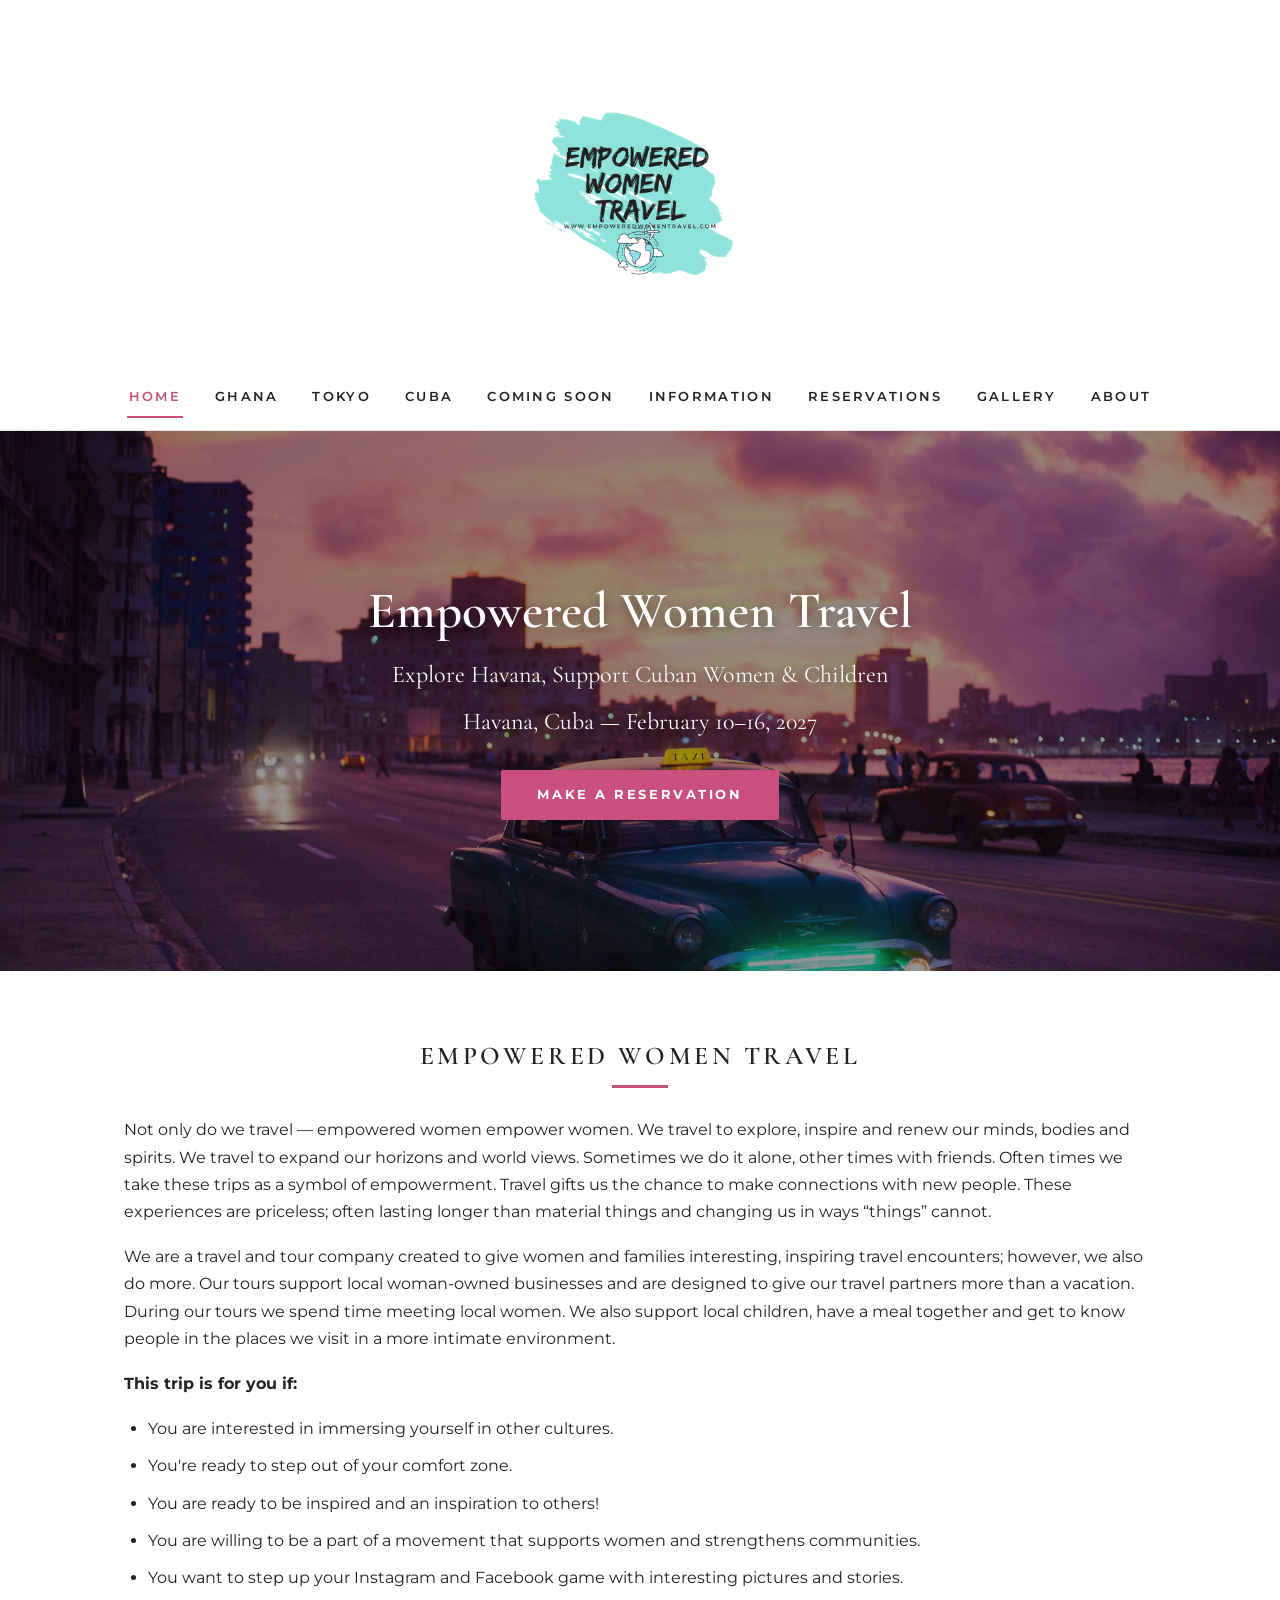
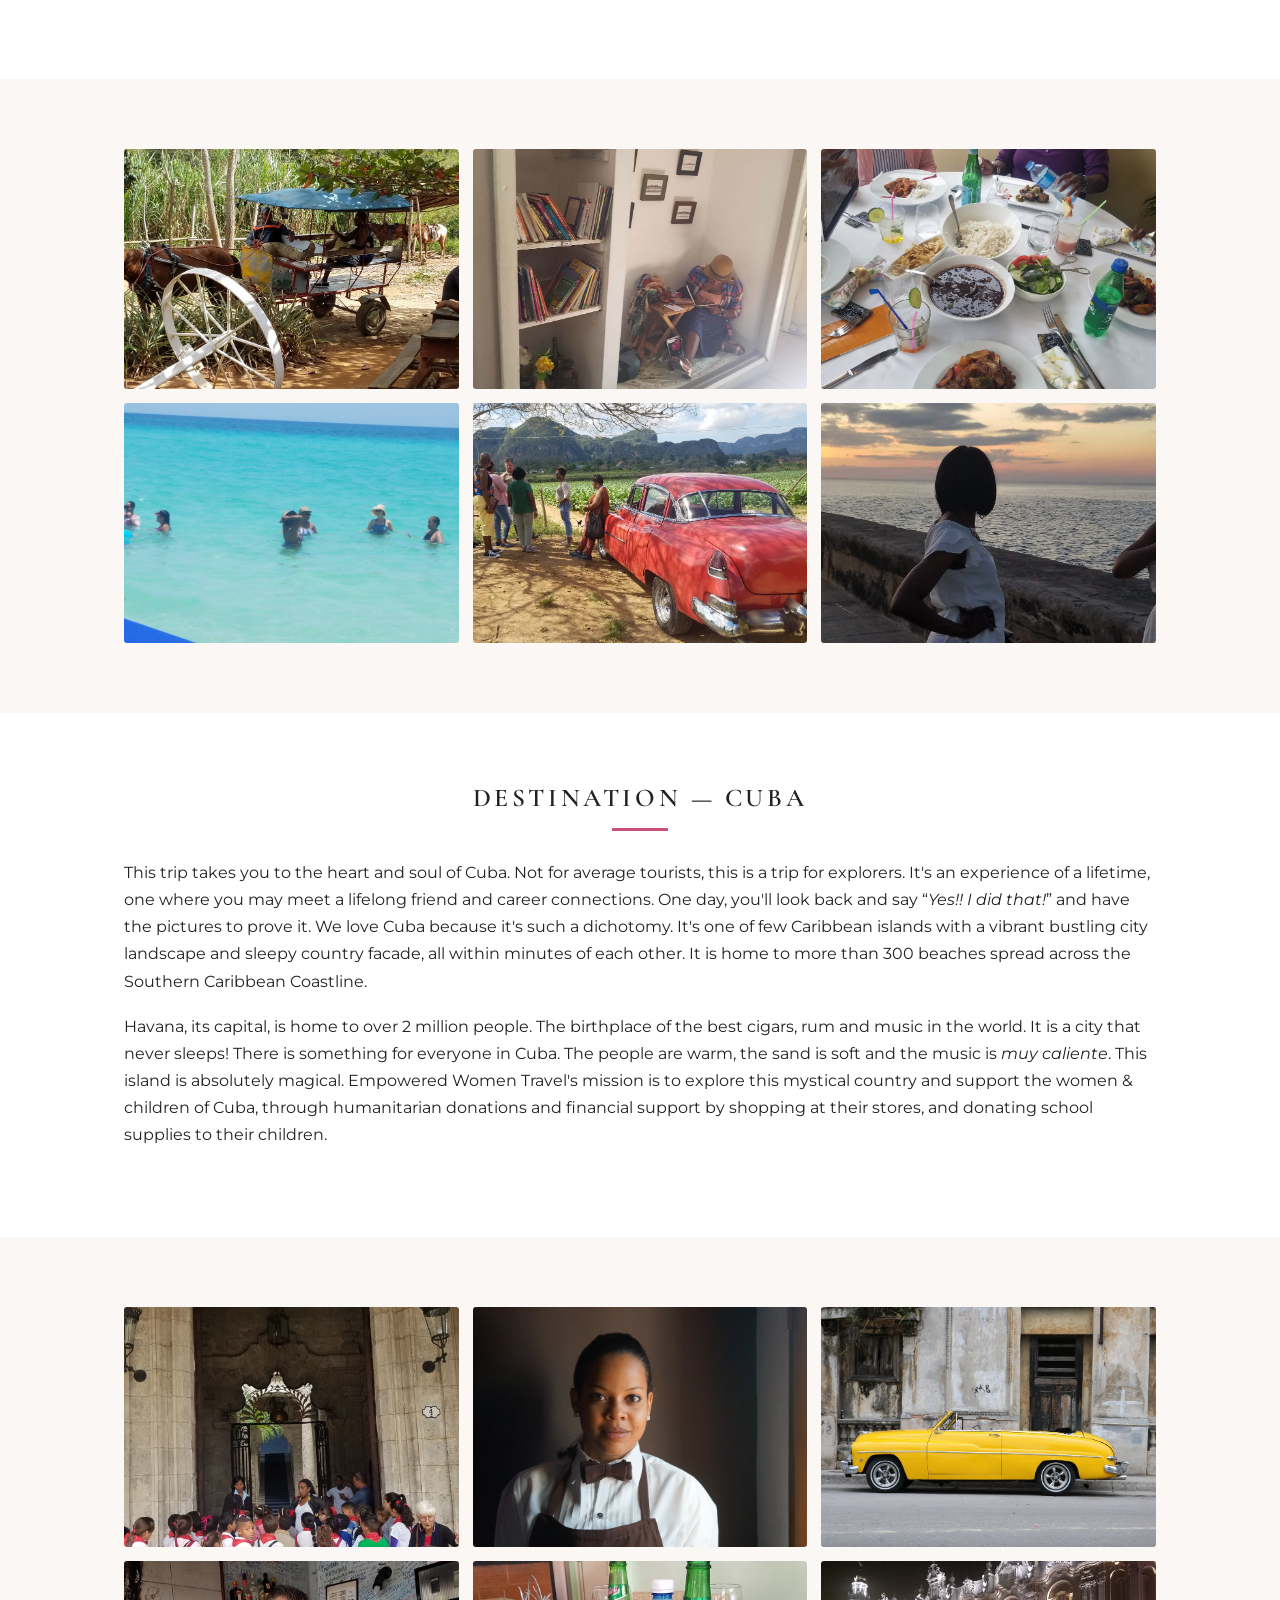
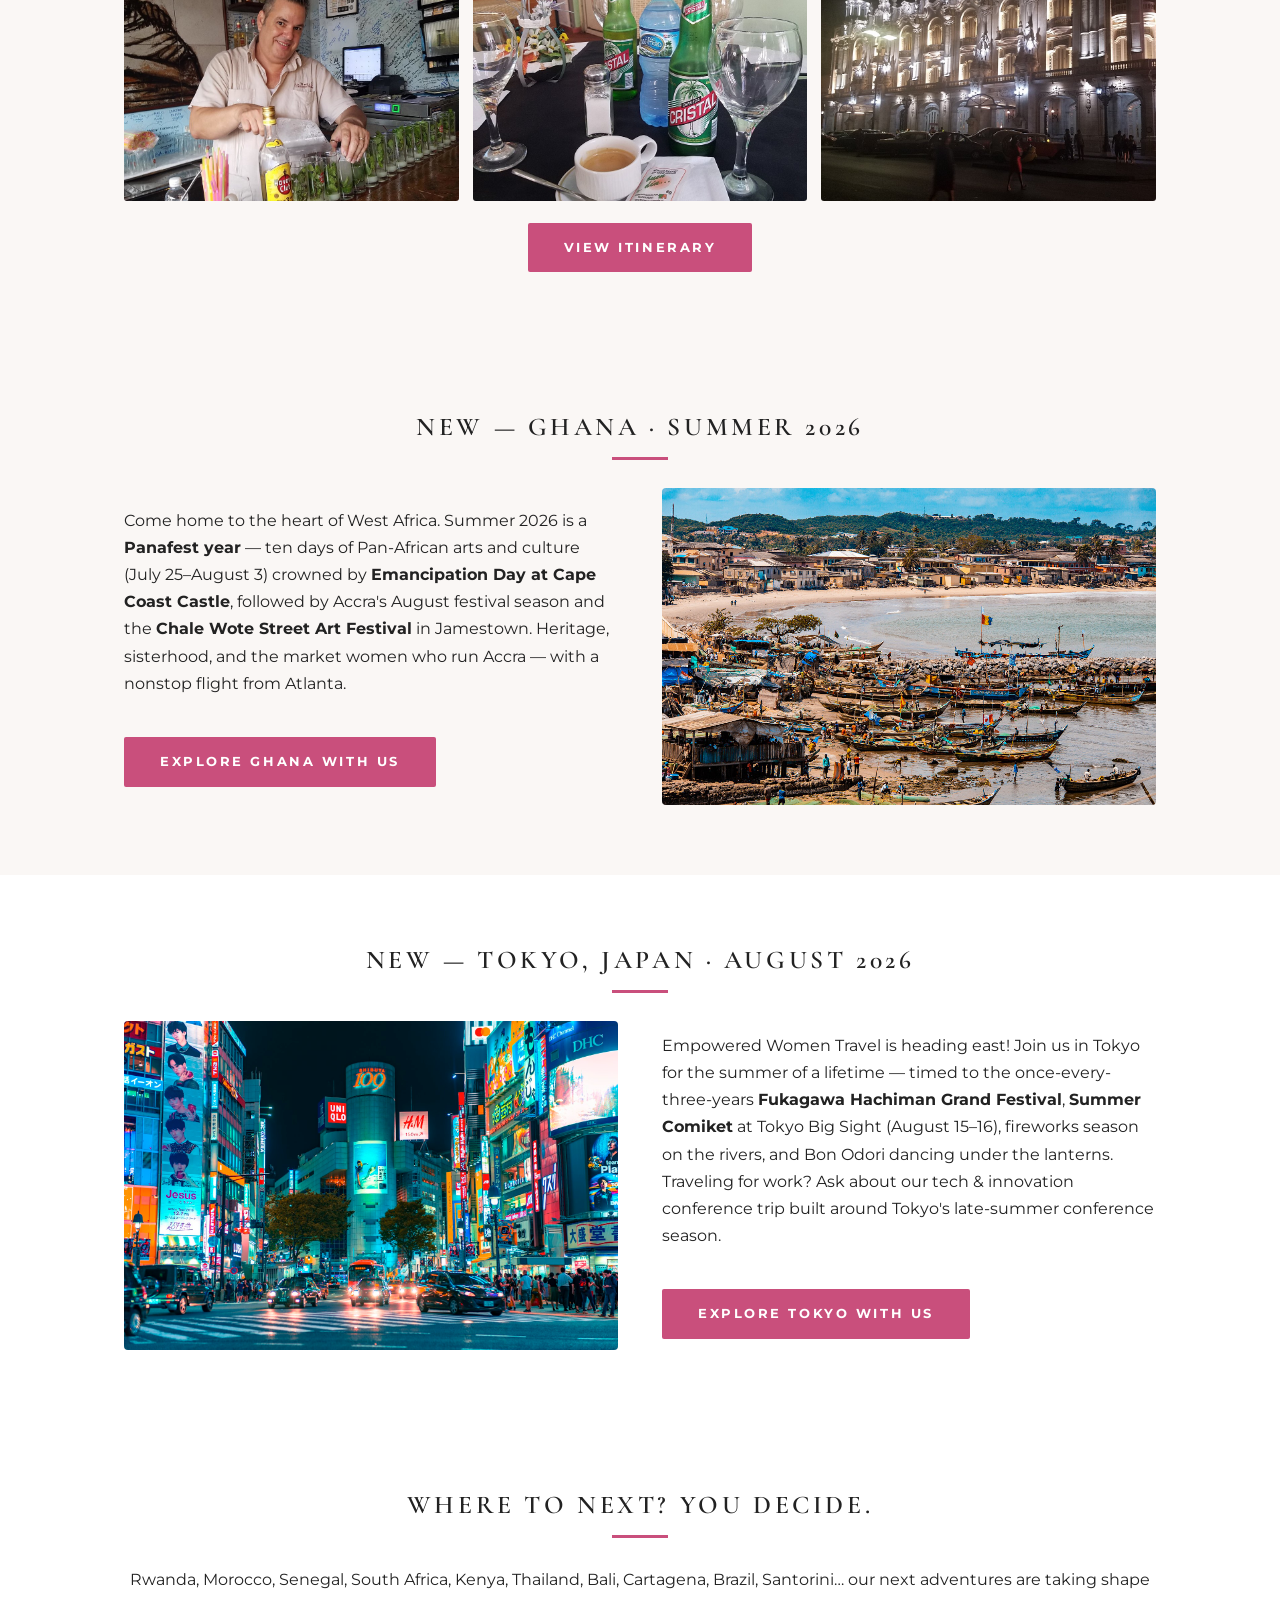
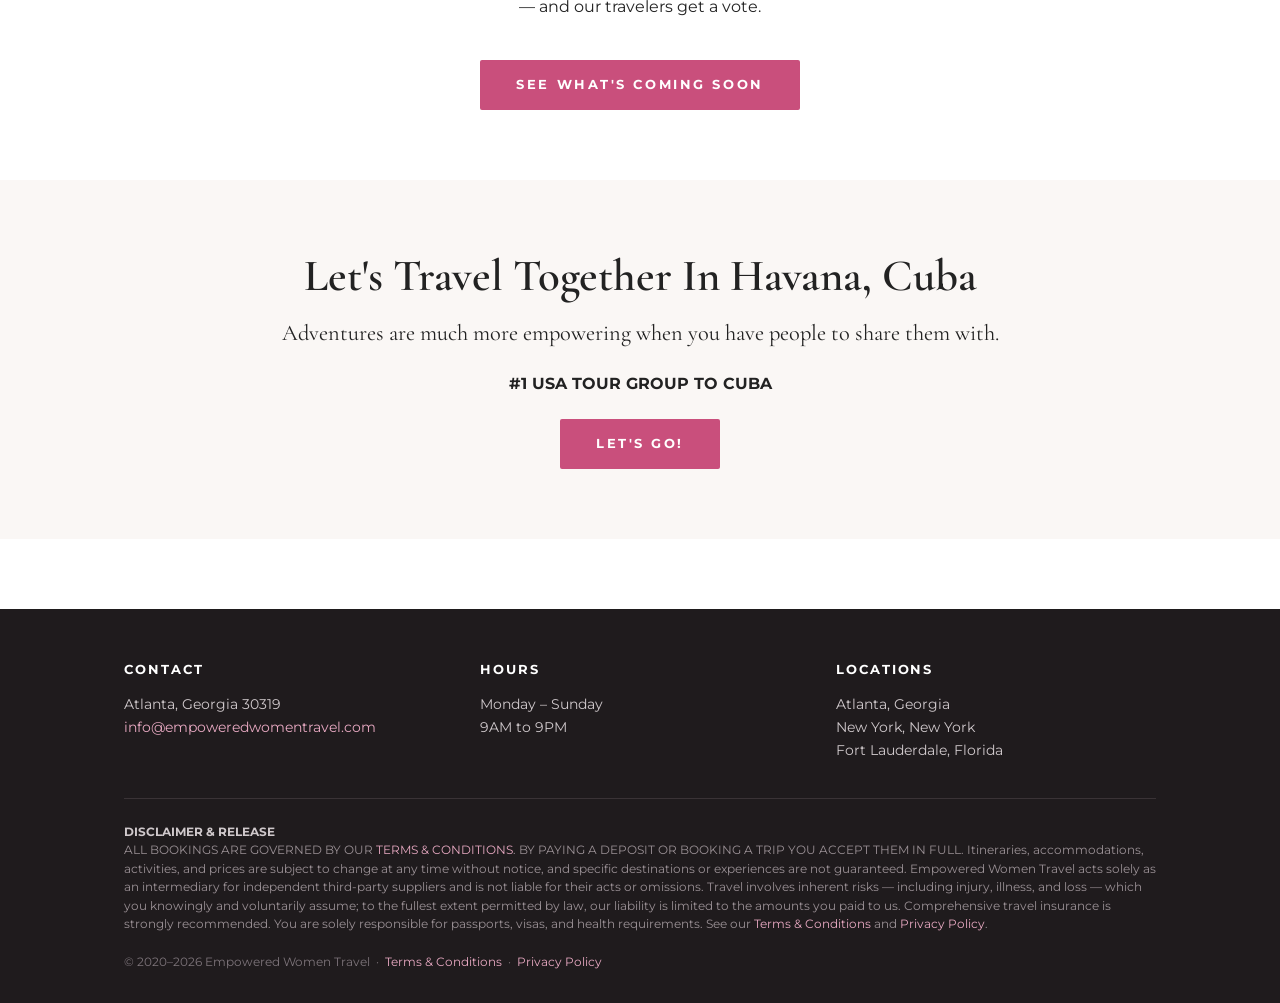
<file: index.html>
<!DOCTYPE html>
<html lang="en">
<head>
  <meta charset="UTF-8">
  <meta name="viewport" content="width=device-width, initial-scale=1.0">
  <title>Empowered Women Travel | Group Trips That Empower Women</title>
  <meta name="description" content="Group trips that empower women — explore Cuba, Ghana and Tokyo while supporting women-owned businesses worldwide.">
  <link rel="canonical" href="https://empoweredwomentravel.com/">
  <link rel="icon" type="image/png" href="https://empoweredwomentravel.com/images/logo.png">
  <meta property="og:type" content="website">
  <meta property="og:site_name" content="Empowered Women Travel">
  <meta property="og:title" content="Empowered Women Travel | Group Trips That Empower Women">
  <meta property="og:description" content="Group trips that empower women — explore Cuba, Ghana and Tokyo while supporting women-owned businesses worldwide.">
  <meta property="og:url" content="https://empoweredwomentravel.com/">
  <meta property="og:image" content="https://empoweredwomentravel.com/images/og/og-home.jpg">
  <meta property="og:image:width" content="1200">
  <meta property="og:image:height" content="630">
  <meta name="twitter:card" content="summary_large_image">
  <meta name="twitter:title" content="Empowered Women Travel | Group Trips That Empower Women">
  <meta name="twitter:description" content="Group trips that empower women — explore Cuba, Ghana and Tokyo while supporting women-owned businesses worldwide.">
  <meta name="twitter:image" content="https://empoweredwomentravel.com/images/og/og-home.jpg">
  <link rel="preconnect" href="https://fonts.googleapis.com">
  <link href="https://fonts.googleapis.com/css2?family=Cormorant+Garamond:wght@500;600;700&family=Montserrat:wght@400;600;700&display=swap" rel="stylesheet">
  <link rel="stylesheet" href="css/style.css">
</head>
<body>

<header class="site-header">
  <div class="wrap">
    <a class="site-logo" href="index.html"><img src="images/logo.png" alt="Empowered Women Travel"></a>
    <nav class="site-nav">
      <ul>
        <li><a href="index.html" class="active">Home</a></li>
        <li><a href="ghana.html">Ghana</a></li>
        <li><a href="tokyo.html">Tokyo</a></li>
        <li><a href="itinerary.html">Cuba</a></li>
        <li><a href="destinations.html">Coming Soon</a></li>
        <li><a href="information.html">Information</a></li>
        <li><a href="reservations.html">Reservations</a></li>
        <li><a href="gallery.html">Gallery</a></li>
        <li><a href="about.html">About</a></li>
      </ul>
    </nav>
  </div>
</header>

<div class="hero" style="background-image:url('images/havana-malecon.jpg');">
  <div class="hero-inner">
    <h1>Empowered Women Travel</h1>
    <p class="tagline">Explore Havana, Support Cuban Women &amp; Children</p>
    <p class="tagline">Havana, Cuba — February 10&ndash;16, 2027</p>
    <a class="btn" href="reservations.html">Make a Reservation</a>
  </div>
</div>

<section class="band">
  <div class="wrap prose">
    <h2 class="section-title">Empowered Women Travel</h2>
    <p>Not only do we travel — empowered women empower women. We travel to explore, inspire and renew our minds, bodies and spirits. We travel to expand our horizons and world views. Sometimes we do it alone, other times with friends. Often times we take these trips as a symbol of empowerment. Travel gifts us the chance to make connections with new people. These experiences are priceless; often lasting longer than material things and changing us in ways &ldquo;things&rdquo; cannot.</p>
    <p>We are a travel and tour company created to give women and families interesting, inspiring travel encounters; however, we also do more. Our tours support local woman-owned businesses and are designed to give our travel partners more than a vacation. During our tours we spend time meeting local women. We also support local children, have a meal together and get to know people in the places we visit in a more intimate environment.</p>
    <p><strong>This trip is for you if:</strong></p>
    <ul>
      <li>You are interested in immersing yourself in other cultures.</li>
      <li>You're ready to step out of your comfort zone.</li>
      <li>You are ready to be inspired and an inspiration to others!</li>
      <li>You are willing to be a part of a movement that supports women and strengthens communities.</li>
      <li>You want to step up your Instagram and Facebook game with interesting pictures and stories.</li>
    </ul>
  </div>
</section>

<section class="band soft">
  <div class="wrap">
    <div class="grid">
      <img src="images/gallery-02.jpg" alt="Exploring Havana">
      <img src="images/gallery-05-cuba-libro.jpg" alt="Relaxing at Cuba Libro bookstore in Vedado">
      <img src="images/gallery-07.jpg" alt="Havana architecture">
      <img src="images/gallery-13.jpg" alt="Touring Vinales">
      <img src="images/gallery-14.jpg" alt="Streets of Old Havana">
      <img src="images/gallery-15.jpg" alt="Sunset in Cuba">
    </div>
  </div>
</section>

<section class="band">
  <div class="wrap prose">
    <h2 class="section-title">Destination — Cuba</h2>
    <p>This trip takes you to the heart and soul of Cuba. Not for average tourists, this is a trip for explorers. It's an experience of a lifetime, one where you may meet a lifelong friend and career connections. One day, you'll look back and say &ldquo;<em>Yes!! I did that!</em>&rdquo; and have the pictures to prove it. We love Cuba because it's such a dichotomy. It's one of few Caribbean islands with a vibrant bustling city landscape and sleepy country facade, all within minutes of each other. It is home to more than 300 beaches spread across the Southern Caribbean Coastline.</p>
    <p>Havana, its capital, is home to over 2 million people. The birthplace of the best cigars, rum and music in the world. It is a city that never sleeps! There is something for everyone in Cuba. The people are warm, the sand is soft and the music is <em>muy caliente</em>. This island is absolutely magical. Empowered Women Travel's mission is to explore this mystical country and support the women &amp; children of Cuba, through humanitarian donations and financial support by shopping at their stores, and donating school supplies to their children.</p>
  </div>
</section>

<section class="band soft">
  <div class="wrap">
    <div class="grid">
      <img src="images/gallery-06.jpg" alt="Morning in Havana">
      <img src="images/classic-car.jpg" alt="Classic American car in Havana">
      <img src="images/havana-view.jpg" alt="View over Havana">
      <img src="images/cuba-group-1.jpg" alt="Tour group in Cuba">
      <img src="images/cuba-group-2.jpg" alt="Travelers together in Cuba">
      <img src="images/cuba-night.jpg" alt="Cuba at night">
    </div>
    <div style="text-align:center;">
      <a class="btn" href="itinerary.html">View Itinerary</a>
    </div>
  </div>
</section>

<section class="band soft">
  <div class="wrap">
    <h2 class="section-title">New — Ghana &middot; Summer 2026</h2>
    <div class="split">
      <div class="prose">
        <p>Come home to the heart of West Africa. Summer 2026 is a <strong>Panafest year</strong> — ten days of Pan-African arts and culture (July 25&ndash;August 3) crowned by <strong>Emancipation Day at Cape Coast Castle</strong>, followed by Accra's August festival season and the <strong>Chale Wote Street Art Festival</strong> in Jamestown. Heritage, sisterhood, and the market women who run Accra — with a nonstop flight from Atlanta.</p>
        <a class="btn" href="ghana.html">Explore Ghana With Us</a>
      </div>
      <figure>
        <img src="images/ghana-elmina.jpg" alt="Fishing boats at Elmina, Ghana" style="border-radius:4px;">
      </figure>
    </div>
  </div>
</section>

<section class="band">
  <div class="wrap">
    <h2 class="section-title">New — Tokyo, Japan &middot; August 2026</h2>
    <div class="split">
      <figure>
        <img src="images/tokyo-shibuya.jpg" alt="Shibuya, Tokyo at night" style="border-radius:4px;">
      </figure>
      <div class="prose">
        <p>Empowered Women Travel is heading east! Join us in Tokyo for the summer of a lifetime — timed to the once-every-three-years <strong>Fukagawa Hachiman Grand Festival</strong>, <strong>Summer Comiket</strong> at Tokyo Big Sight (August 15&ndash;16), fireworks season on the rivers, and Bon Odori dancing under the lanterns. Traveling for work? Ask about our tech &amp; innovation conference trip built around Tokyo's late-summer conference season.</p>
        <a class="btn" href="tokyo.html">Explore Tokyo With Us</a>
      </div>
    </div>
  </div>
</section>

<section class="band" style="text-align:center;">
  <div class="wrap prose">
    <h2 class="section-title">Where To Next? You Decide.</h2>
    <p>Rwanda, Morocco, Senegal, South Africa, Kenya, Thailand, Bali, Cartagena, Brazil, Santorini&hellip; our next adventures are taking shape — and our travelers get a vote.</p>
    <a class="btn" href="destinations.html">See What's Coming Soon</a>
  </div>
</section>

<section class="band soft" style="text-align:center;">
  <div class="wrap">
    <h1 style="text-transform:capitalize;">Let's Travel Together in Havana, Cuba</h1>
    <p style="font-family:'Cormorant Garamond',Georgia,serif;font-size:1.4rem;margin-top:10px;">Adventures are much more empowering when you have people to share them with.</p>
    <p style="margin-top:18px;"><strong>#1 USA TOUR GROUP TO CUBA</strong></p>
    <a class="btn" href="reservations.html">Let's Go!</a>
  </div>
</section>

<footer class="site-footer">
  <div class="wrap">
    <div class="footer-cols">
      <div>
        <h4>Contact</h4>
        <p>Atlanta, Georgia 30319<br>
        <a href="mailto:info@empoweredwomentravel.com">info@empoweredwomentravel.com</a></p>
      </div>
      <div>
        <h4>Hours</h4>
        <p>Monday – Sunday<br>9AM to 9PM</p>
      </div>
      <div>
        <h4>Locations</h4>
        <p>Atlanta, Georgia<br>New York, New York<br>Fort Lauderdale, Florida</p>
      </div>
    </div>
    <div class="disclaimer">
      <p><strong>DISCLAIMER &amp; RELEASE</strong></p>
      <p>ALL BOOKINGS ARE GOVERNED BY OUR <a href="terms.html">TERMS &amp; CONDITIONS</a>. BY PAYING A DEPOSIT OR BOOKING A TRIP YOU ACCEPT THEM IN FULL. Itineraries, accommodations, activities, and prices are subject to change at any time without notice, and specific destinations or experiences are not guaranteed. Empowered Women Travel acts solely as an intermediary for independent third-party suppliers and is not liable for their acts or omissions. Travel involves inherent risks &mdash; including injury, illness, and loss &mdash; which you knowingly and voluntarily assume; to the fullest extent permitted by law, our liability is limited to the amounts you paid to us. Comprehensive travel insurance is strongly recommended. You are solely responsible for passports, visas, and health requirements. See our <a href="terms.html">Terms &amp; Conditions</a> and <a href="privacy.html">Privacy Policy</a>.</p>
    </div>
    <p class="copyright">&copy; 2020&ndash;2026 Empowered Women Travel &nbsp;&middot;&nbsp; <a href="terms.html">Terms &amp; Conditions</a> &nbsp;&middot;&nbsp; <a href="privacy.html">Privacy Policy</a></p>
  </div>
</footer>

</body>
</html>
</file>
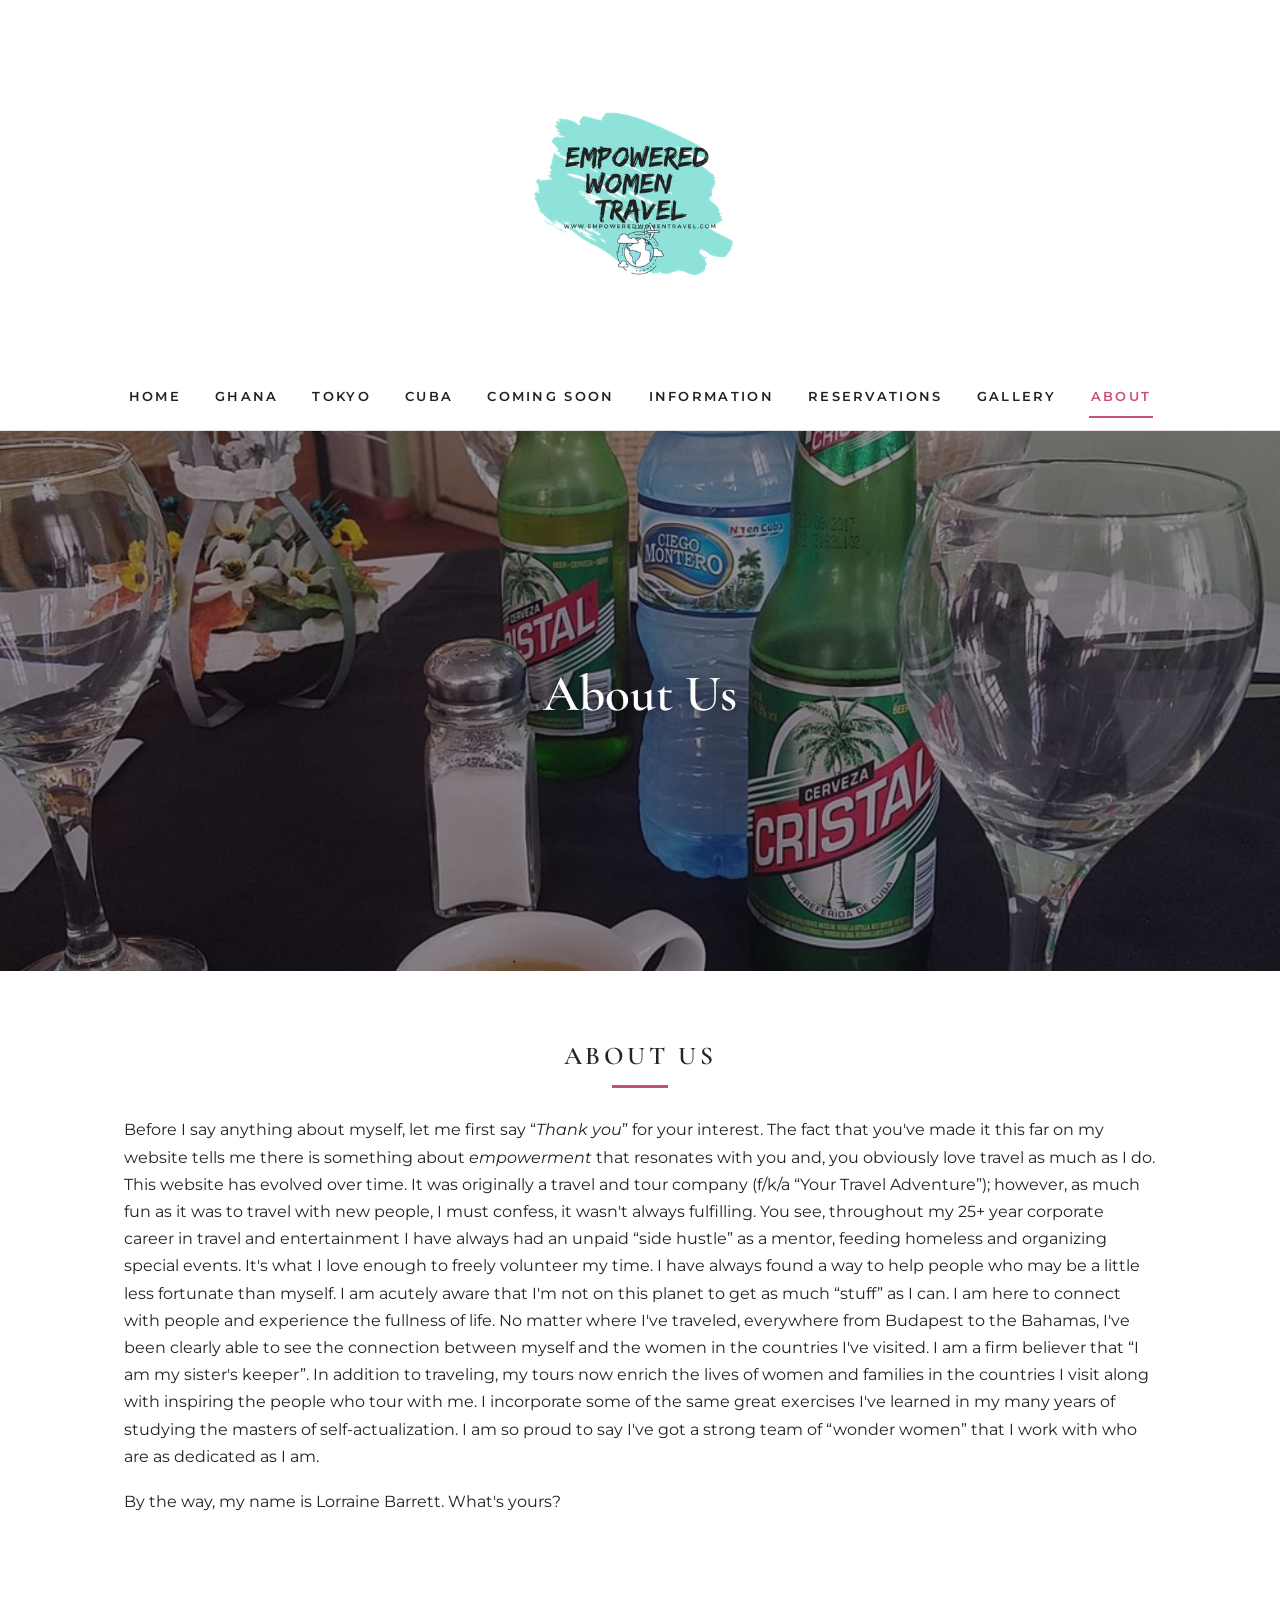
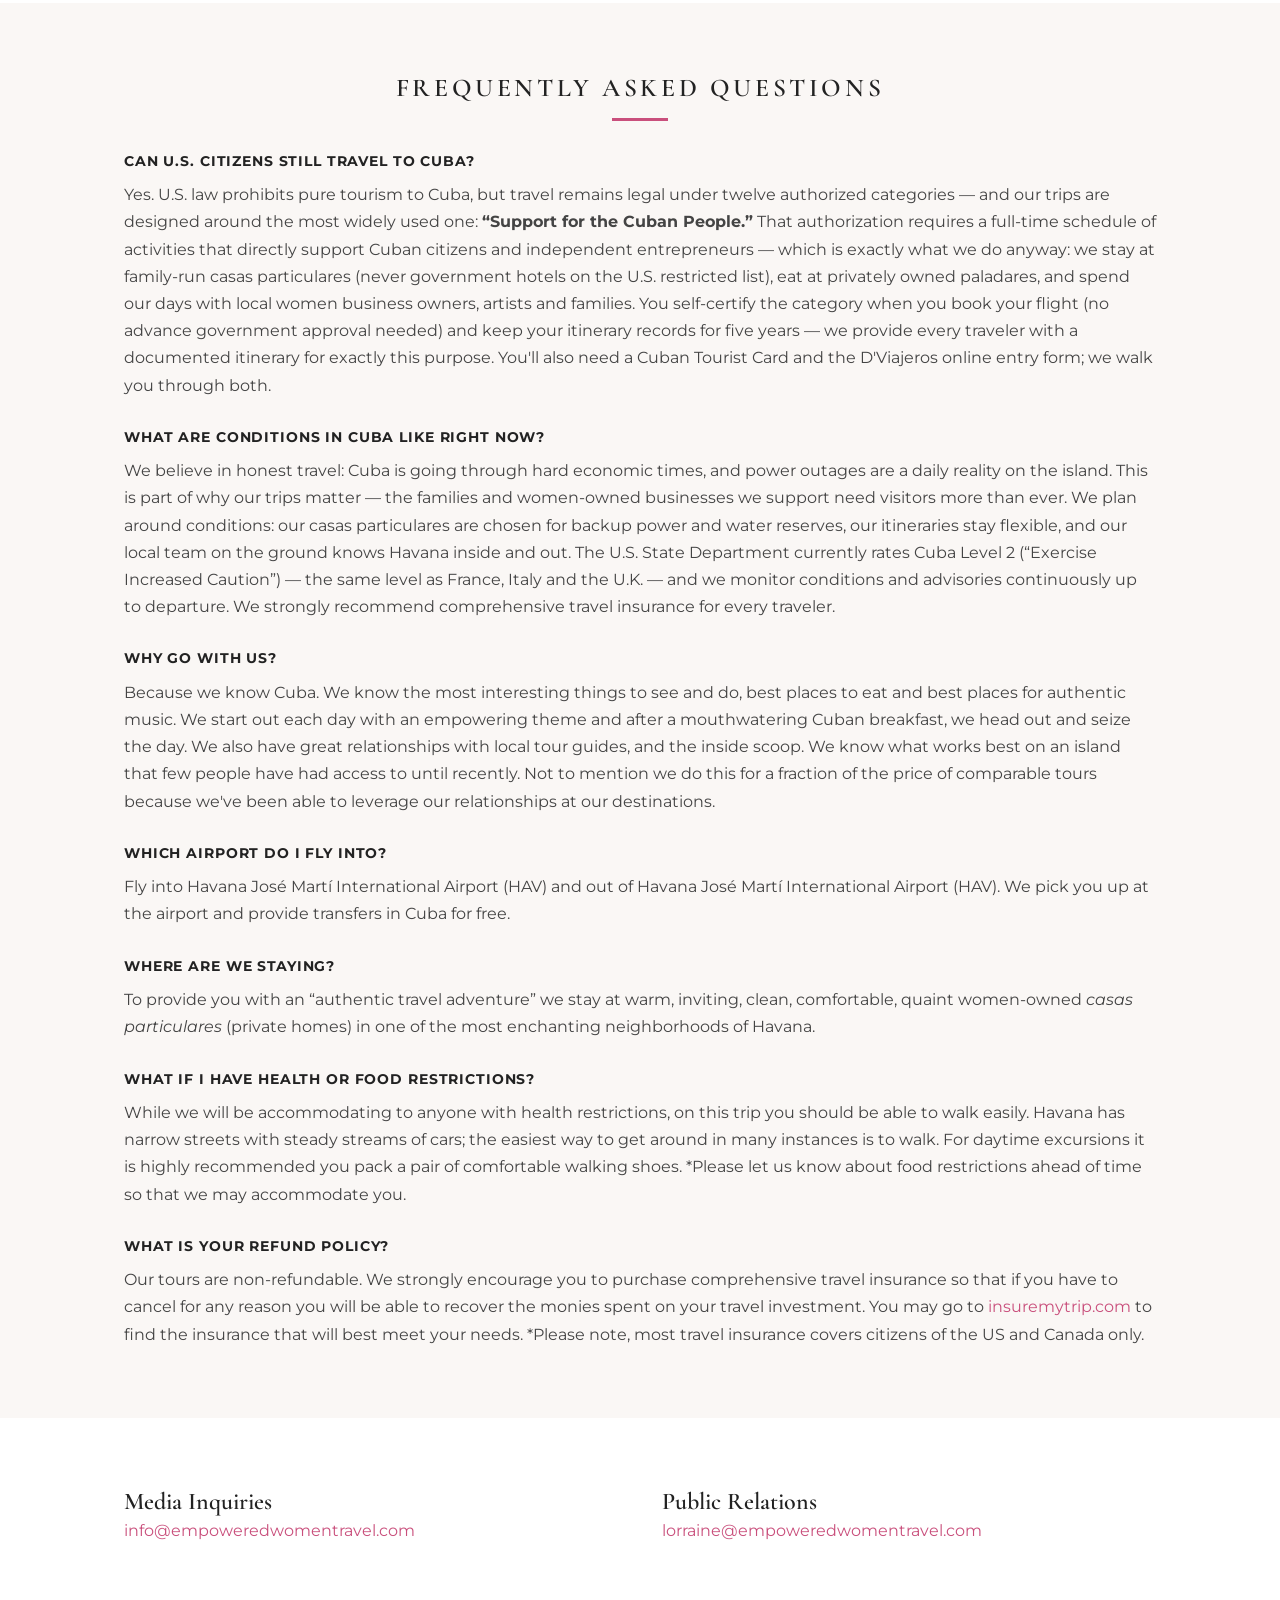
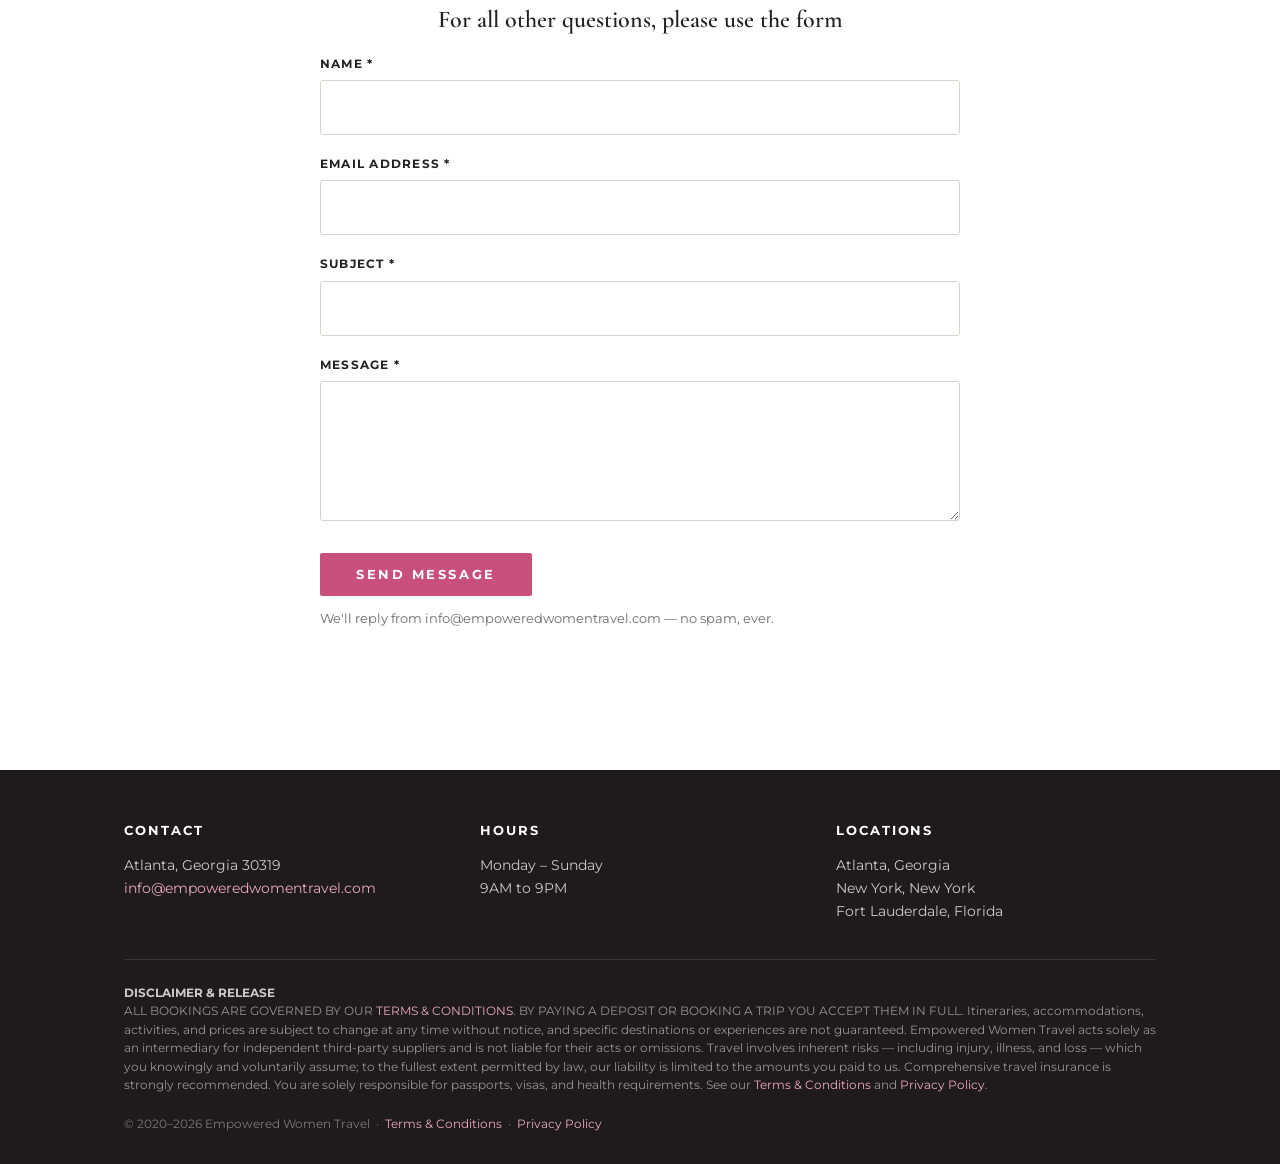
<file: about.html>
<!DOCTYPE html>
<html lang="en">
<head>
  <meta charset="UTF-8">
  <meta name="viewport" content="width=device-width, initial-scale=1.0">
  <title>About Us, Our Story & Trip FAQs | Empowered Women Travel</title>
  <meta name="description" content="Meet founder Lorraine Barrett, read our story, and get answers to common questions about traveling with us.">
  <link rel="canonical" href="https://empoweredwomentravel.com/about.html">
  <link rel="icon" type="image/png" href="https://empoweredwomentravel.com/images/logo.png">
  <meta property="og:type" content="website">
  <meta property="og:site_name" content="Empowered Women Travel">
  <meta property="og:title" content="About Us, Our Story & Trip FAQs | Empowered Women Travel">
  <meta property="og:description" content="Meet founder Lorraine Barrett, read our story, and get answers to common questions about traveling with us.">
  <meta property="og:url" content="https://empoweredwomentravel.com/about.html">
  <meta property="og:image" content="https://empoweredwomentravel.com/images/og/og-about.jpg">
  <meta property="og:image:width" content="1200">
  <meta property="og:image:height" content="630">
  <meta name="twitter:card" content="summary_large_image">
  <meta name="twitter:title" content="About Us, Our Story & Trip FAQs | Empowered Women Travel">
  <meta name="twitter:description" content="Meet founder Lorraine Barrett, read our story, and get answers to common questions about traveling with us.">
  <meta name="twitter:image" content="https://empoweredwomentravel.com/images/og/og-about.jpg">
  <link rel="preconnect" href="https://fonts.googleapis.com">
  <link href="https://fonts.googleapis.com/css2?family=Cormorant+Garamond:wght@500;600;700&family=Montserrat:wght@400;600;700&display=swap" rel="stylesheet">
  <link rel="stylesheet" href="css/style.css">
</head>
<body>

<header class="site-header">
  <div class="wrap">
    <a class="site-logo" href="index.html"><img src="images/logo.png" alt="Empowered Women Travel"></a>
    <nav class="site-nav">
      <ul>
        <li><a href="index.html">Home</a></li>
        <li><a href="ghana.html">Ghana</a></li>
        <li><a href="tokyo.html">Tokyo</a></li>
        <li><a href="itinerary.html">Cuba</a></li>
        <li><a href="destinations.html">Coming Soon</a></li>
        <li><a href="information.html">Information</a></li>
        <li><a href="reservations.html">Reservations</a></li>
        <li><a href="gallery.html">Gallery</a></li>
        <li><a href="about.html" class="active">About</a></li>
      </ul>
    </nav>
  </div>
</header>

<div class="hero" style="background-image:url('images/cuba-group-2.jpg');">
  <div class="hero-inner">
    <h1>About Us</h1>
  </div>
</div>

<section class="band">
  <div class="wrap prose">
    <h2 class="section-title">About Us</h2>
    <p>Before I say anything about myself, let me first say &ldquo;<em>Thank you</em>&rdquo; for your interest. The fact that you've made it this far on my website tells me there is something about <em>empowerment</em> that resonates with you and, you obviously love travel as much as I do. This website has evolved over time. It was originally a travel and tour company (f/k/a &ldquo;Your Travel Adventure&rdquo;); however, as much fun as it was to travel with new people, I must confess, it wasn't always fulfilling. You see, throughout my 25+ year corporate career in travel and entertainment I have always had an unpaid &ldquo;side hustle&rdquo; as a mentor, feeding homeless and organizing special events. It's what I love enough to freely volunteer my time. I have always found a way to help people who may be a little less fortunate than myself. I am acutely aware that I'm not on this planet to get as much &ldquo;stuff&rdquo; as I can. I am here to connect with people and experience the fullness of life. No matter where I've traveled, everywhere from Budapest to the Bahamas, I've been clearly able to see the connection between myself and the women in the countries I've visited. I am a firm believer that &ldquo;I am my sister's keeper&rdquo;. In addition to traveling, my tours now enrich the lives of women and families in the countries I visit along with inspiring the people who tour with me. I incorporate some of the same great exercises I've learned in my many years of studying the masters of self-actualization. I am so proud to say I've got a strong team of &ldquo;wonder women&rdquo; that I work with who are as dedicated as I am.</p>
    <p>By the way, my name is Lorraine Barrett. What's yours?</p>
  </div>
</section>

<section class="band soft">
  <div class="wrap">
    <h2 class="section-title">Frequently Asked Questions</h2>
    <dl class="faq">
      <dt>Can U.S. citizens still travel to Cuba?</dt>
      <dd>Yes. U.S. law prohibits pure tourism to Cuba, but travel remains legal under twelve authorized categories — and our trips are designed around the most widely used one: <strong>&ldquo;Support for the Cuban People.&rdquo;</strong> That authorization requires a full-time schedule of activities that directly support Cuban citizens and independent entrepreneurs — which is exactly what we do anyway: we stay at family-run casas particulares (never government hotels on the U.S. restricted list), eat at privately owned paladares, and spend our days with local women business owners, artists and families. You self-certify the category when you book your flight (no advance government approval needed) and keep your itinerary records for five years — we provide every traveler with a documented itinerary for exactly this purpose. You'll also need a Cuban Tourist Card and the D'Viajeros online entry form; we walk you through both.</dd>

      <dt>What are conditions in Cuba like right now?</dt>
      <dd>We believe in honest travel: Cuba is going through hard economic times, and power outages are a daily reality on the island. This is part of why our trips matter — the families and women-owned businesses we support need visitors more than ever. We plan around conditions: our casas particulares are chosen for backup power and water reserves, our itineraries stay flexible, and our local team on the ground knows Havana inside and out. The U.S. State Department currently rates Cuba Level 2 (&ldquo;Exercise Increased Caution&rdquo;) — the same level as France, Italy and the U.K. — and we monitor conditions and advisories continuously up to departure. We strongly recommend comprehensive travel insurance for every traveler.</dd>

      <dt>Why go with us?</dt>
      <dd>Because we know Cuba. We know the most interesting things to see and do, best places to eat and best places for authentic music. We start out each day with an empowering theme and after a mouthwatering Cuban breakfast, we head out and seize the day. We also have great relationships with local tour guides, and the inside scoop. We know what works best on an island that few people have had access to until recently. Not to mention we do this for a fraction of the price of comparable tours because we've been able to leverage our relationships at our destinations.</dd>

      <dt>Which airport do I fly into?</dt>
      <dd>Fly into Havana José Martí International Airport (HAV) and out of Havana José Martí International Airport (HAV). We pick you up at the airport and provide transfers in Cuba for free.</dd>

      <dt>Where are we staying?</dt>
      <dd>To provide you with an &ldquo;authentic travel adventure&rdquo; we stay at warm, inviting, clean, comfortable, quaint women-owned <em>casas particulares</em> (private homes) in one of the most enchanting neighborhoods of Havana.</dd>

      <dt>What if I have health or food restrictions?</dt>
      <dd>While we will be accommodating to anyone with health restrictions, on this trip you should be able to walk easily. Havana has narrow streets with steady streams of cars; the easiest way to get around in many instances is to walk. For daytime excursions it is highly recommended you pack a pair of comfortable walking shoes. *Please let us know about food restrictions ahead of time so that we may accommodate you.</dd>

      <dt>What is your refund policy?</dt>
      <dd>Our tours are non-refundable. We strongly encourage you to purchase comprehensive travel insurance so that if you have to cancel for any reason you will be able to recover the monies spent on your travel investment. You may go to <a href="https://www.insuremytrip.com/" target="_blank" rel="noopener">insuremytrip.com</a> to find the insurance that will best meet your needs. *Please note, most travel insurance covers citizens of the US and Canada only.</dd>
    </dl>
  </div>
</section>

<section class="band">
  <div class="wrap">
    <div class="split">
      <div class="prose">
        <h3>Media Inquiries</h3>
        <p><a href="mailto:info@empoweredwomentravel.com">info@empoweredwomentravel.com</a></p>
      </div>
      <div class="prose">
        <h3>Public Relations</h3>
        <p><a href="mailto:lorraine@empoweredwomentravel.com">lorraine@empoweredwomentravel.com</a></p>
      </div>
    </div>
    <h3 style="text-align:center;margin-top:44px;">For all other questions, please use the form</h3>
    <form class="ewt-form" action="https://api.web3forms.com/submit" method="POST">
      <input type="hidden" name="access_key" value="bd0210f6-2adb-44ed-9111-33a87b069921">
      <input type="hidden" name="subject" value="Contact form - About page">
      <input type="hidden" name="redirect" value="https://empoweredwomentravel.com/thanks.html">
      <input type="checkbox" name="botcheck" style="display:none;" tabindex="-1" autocomplete="off">
      <label for="c-name">Name *</label>
      <input type="text" id="c-name" name="name" required>
      <label for="c-email">Email Address *</label>
      <input type="email" id="c-email" name="email" required>
      <label for="c-subject">Subject *</label>
      <input type="text" id="c-subject" name="topic" required>
      <label for="c-message">Message *</label>
      <textarea id="c-message" name="message" required></textarea>
      <button type="submit" class="btn">Send Message</button>
      <p class="form-note">We'll reply from info@empoweredwomentravel.com &mdash; no spam, ever.</p>
    </form>
  </div>
</section>

<footer class="site-footer">
  <div class="wrap">
    <div class="footer-cols">
      <div>
        <h4>Contact</h4>
        <p>Atlanta, Georgia 30319<br>
        <a href="mailto:info@empoweredwomentravel.com">info@empoweredwomentravel.com</a></p>
      </div>
      <div>
        <h4>Hours</h4>
        <p>Monday – Sunday<br>9AM to 9PM</p>
      </div>
      <div>
        <h4>Locations</h4>
        <p>Atlanta, Georgia<br>New York, New York<br>Fort Lauderdale, Florida</p>
      </div>
    </div>
    <div class="disclaimer">
      <p><strong>DISCLAIMER &amp; RELEASE</strong></p>
      <p>ALL BOOKINGS ARE GOVERNED BY OUR <a href="terms.html">TERMS &amp; CONDITIONS</a>. BY PAYING A DEPOSIT OR BOOKING A TRIP YOU ACCEPT THEM IN FULL. Itineraries, accommodations, activities, and prices are subject to change at any time without notice, and specific destinations or experiences are not guaranteed. Empowered Women Travel acts solely as an intermediary for independent third-party suppliers and is not liable for their acts or omissions. Travel involves inherent risks &mdash; including injury, illness, and loss &mdash; which you knowingly and voluntarily assume; to the fullest extent permitted by law, our liability is limited to the amounts you paid to us. Comprehensive travel insurance is strongly recommended. You are solely responsible for passports, visas, and health requirements. See our <a href="terms.html">Terms &amp; Conditions</a> and <a href="privacy.html">Privacy Policy</a>.</p>
    </div>
    <p class="copyright">&copy; 2020&ndash;2026 Empowered Women Travel &nbsp;&middot;&nbsp; <a href="terms.html">Terms &amp; Conditions</a> &nbsp;&middot;&nbsp; <a href="privacy.html">Privacy Policy</a></p>
  </div>
</footer>

</body>
</html>
</file>
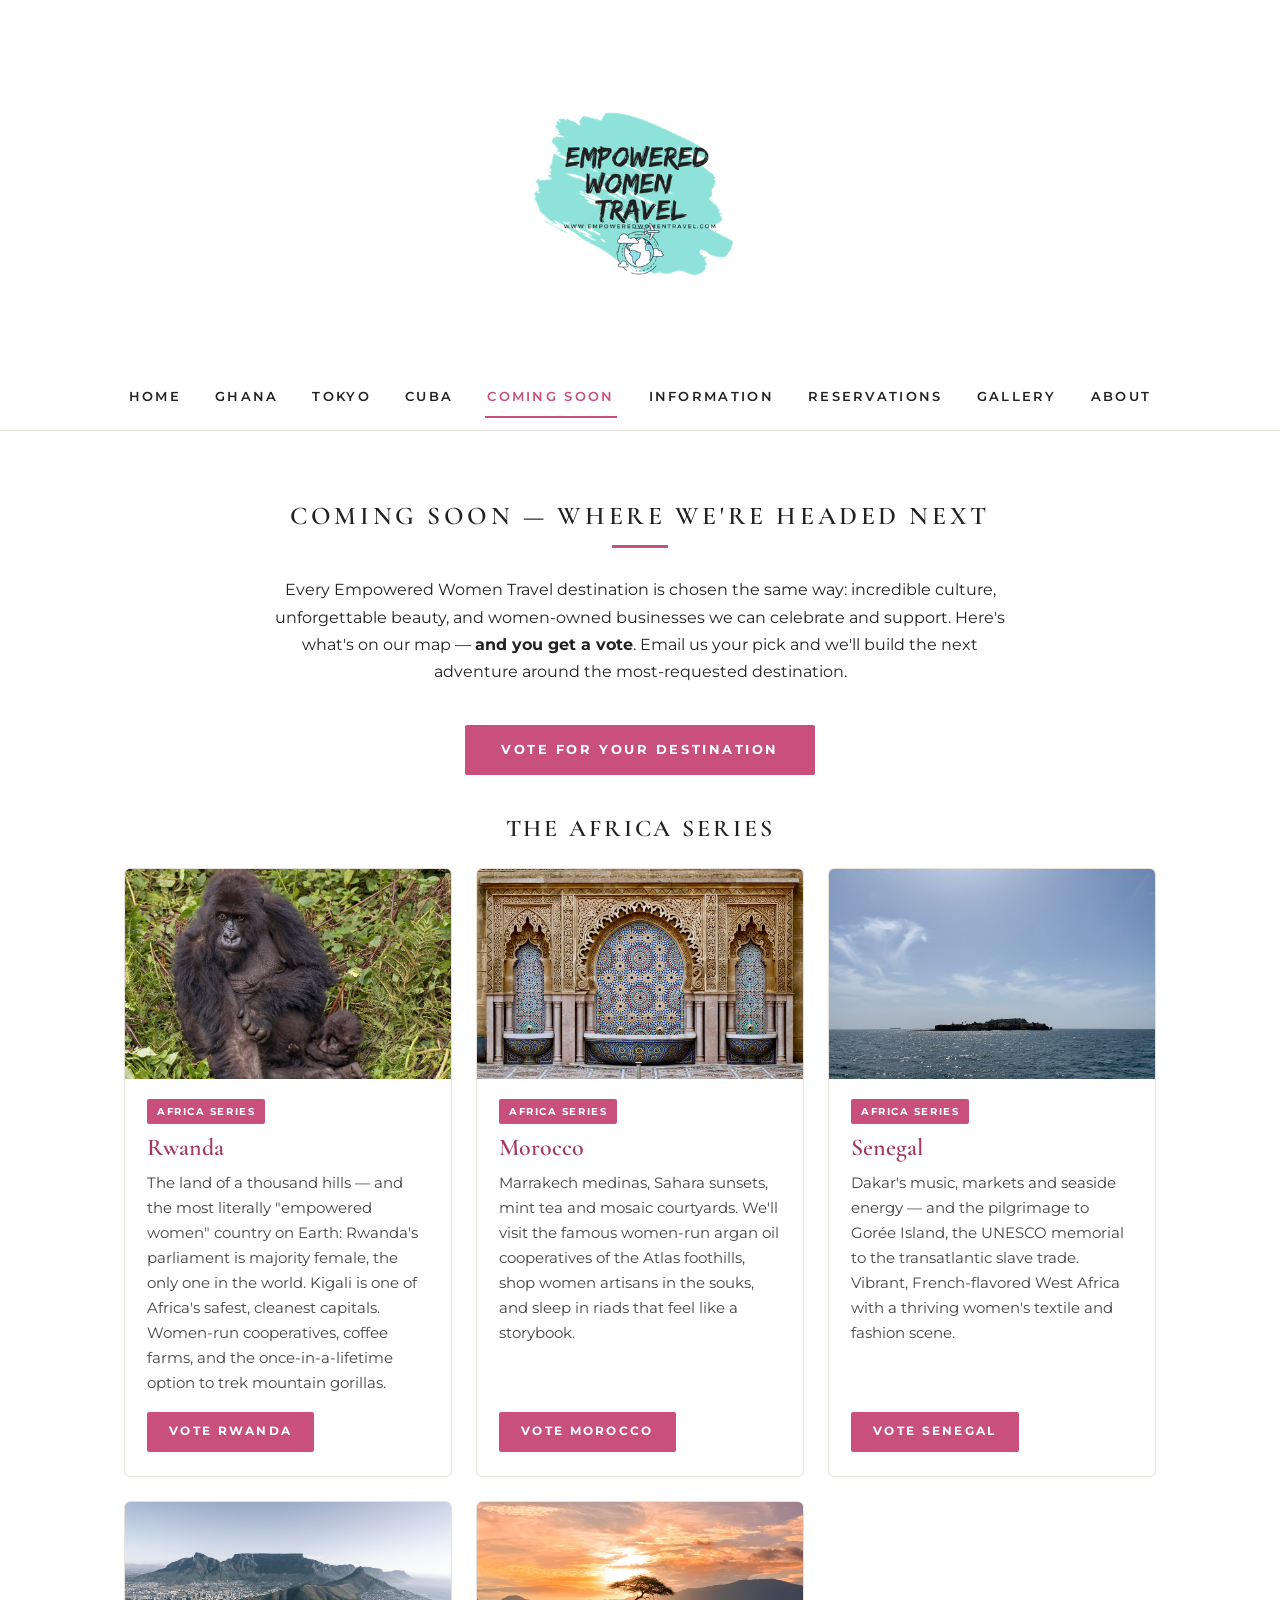
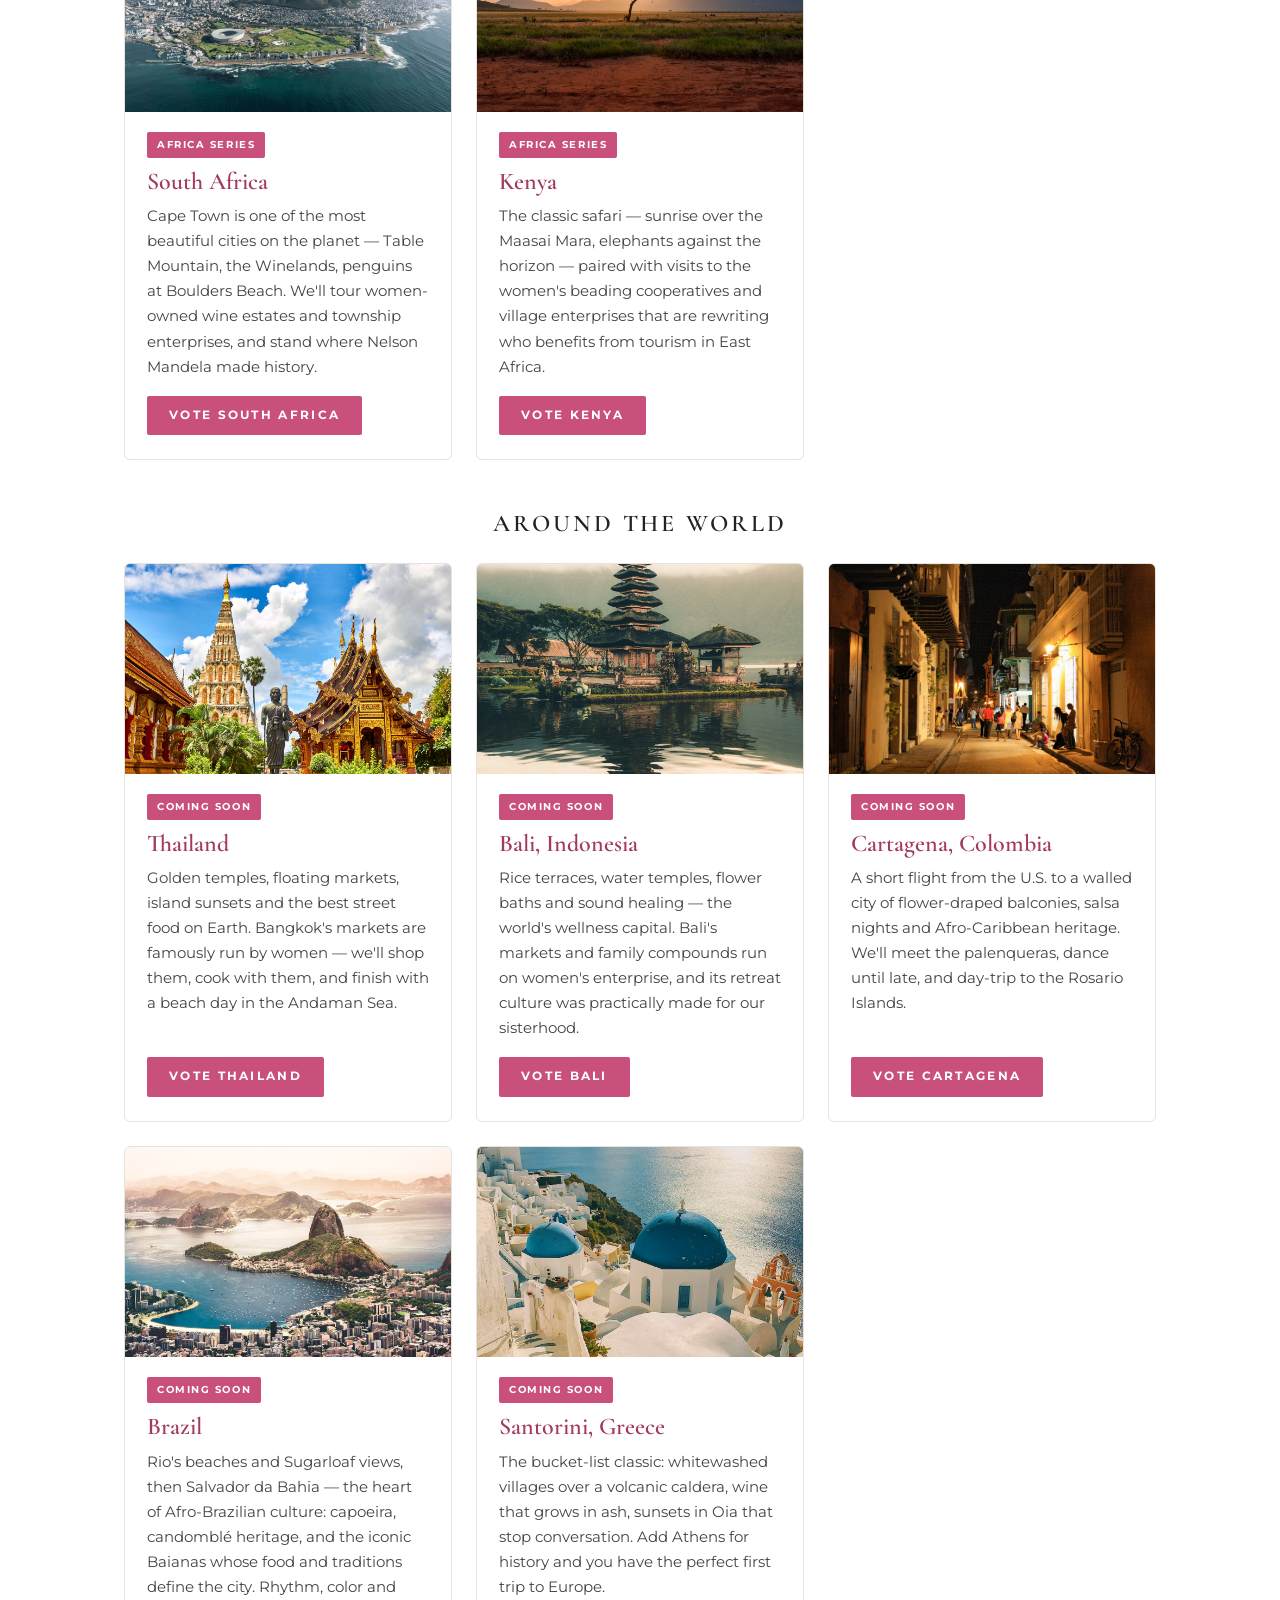
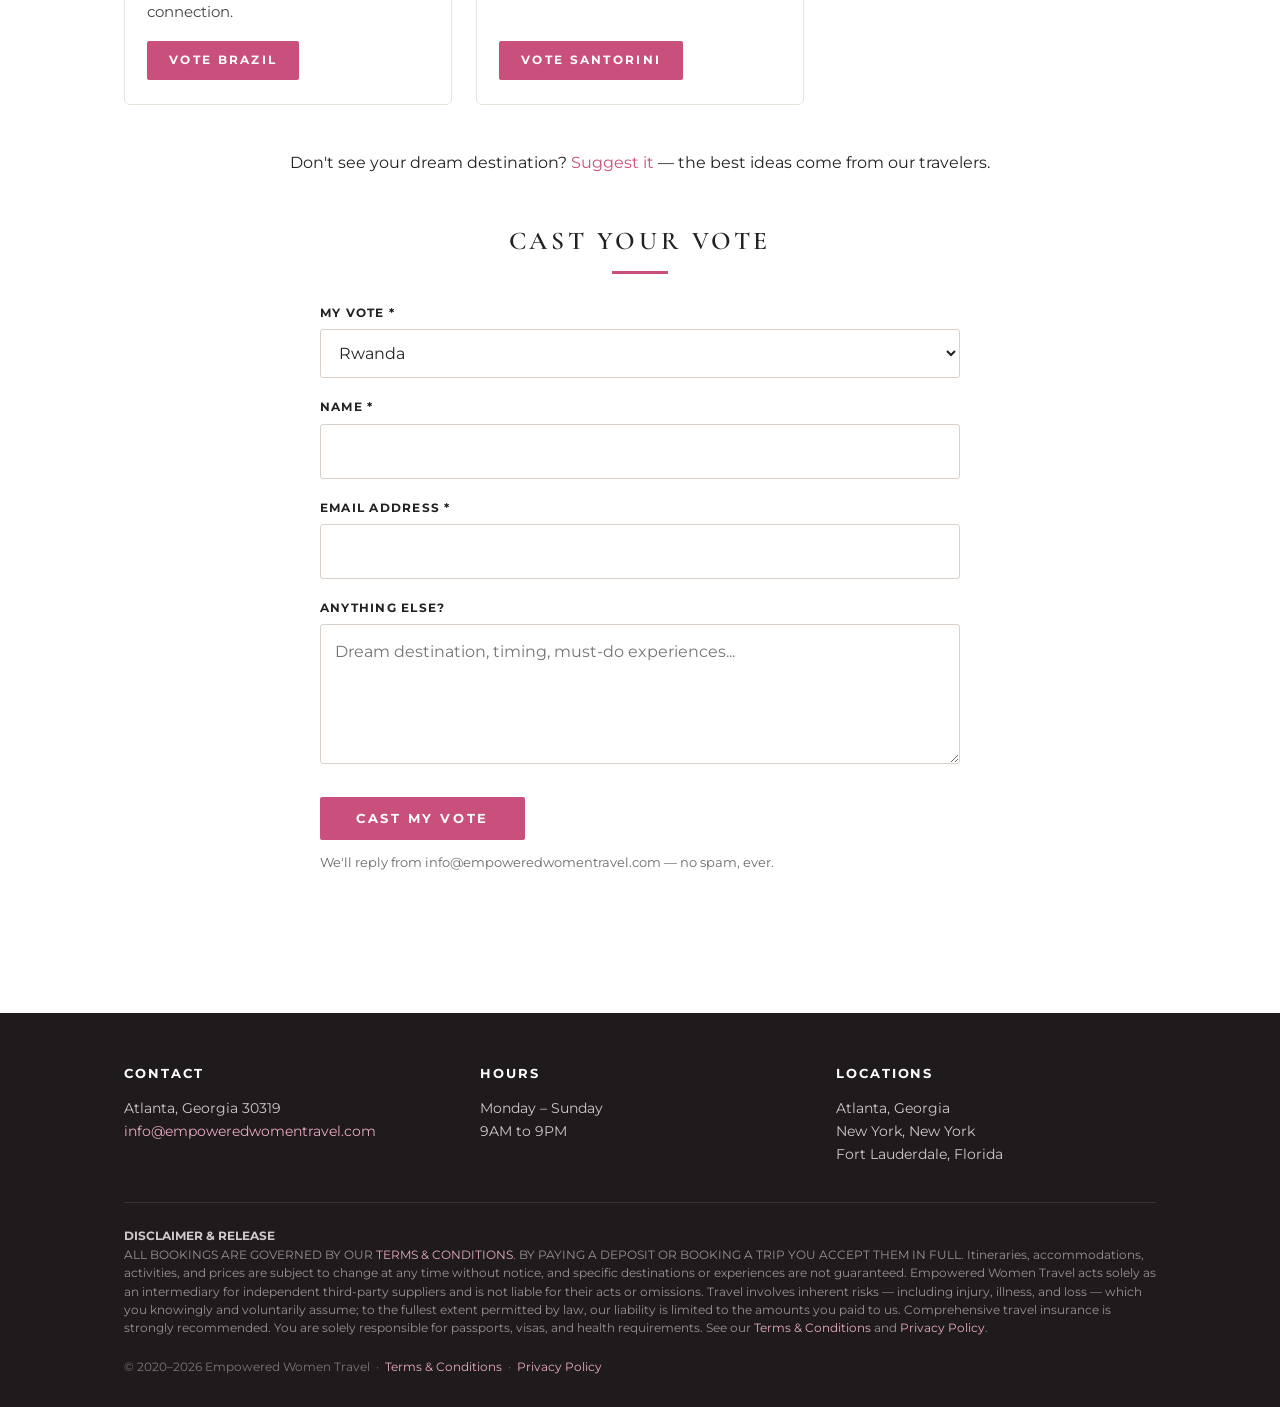
<file: destinations.html>
<!DOCTYPE html>
<html lang="en">
<head>
  <meta charset="UTF-8">
  <meta name="viewport" content="width=device-width, initial-scale=1.0">
  <title>Coming Soon: Vote Our Next Trip | Empowered Women Travel</title>
  <meta name="description" content="Rwanda, Morocco, Senegal, Thailand, Bali and more — vote for the next Empowered Women Travel destination.">
  <link rel="canonical" href="https://empoweredwomentravel.com/destinations.html">
  <link rel="icon" type="image/png" href="https://empoweredwomentravel.com/images/logo.png">
  <meta property="og:type" content="website">
  <meta property="og:site_name" content="Empowered Women Travel">
  <meta property="og:title" content="Coming Soon: Vote Our Next Trip | Empowered Women Travel">
  <meta property="og:description" content="Rwanda, Morocco, Senegal, Thailand, Bali and more — vote for the next Empowered Women Travel destination.">
  <meta property="og:url" content="https://empoweredwomentravel.com/destinations.html">
  <meta property="og:image" content="https://empoweredwomentravel.com/images/og/og-destinations.jpg">
  <meta property="og:image:width" content="1200">
  <meta property="og:image:height" content="630">
  <meta name="twitter:card" content="summary_large_image">
  <meta name="twitter:title" content="Coming Soon: Vote Our Next Trip | Empowered Women Travel">
  <meta name="twitter:description" content="Rwanda, Morocco, Senegal, Thailand, Bali and more — vote for the next Empowered Women Travel destination.">
  <meta name="twitter:image" content="https://empoweredwomentravel.com/images/og/og-destinations.jpg">
  <link rel="preconnect" href="https://fonts.googleapis.com">
  <link href="https://fonts.googleapis.com/css2?family=Cormorant+Garamond:wght@500;600;700&family=Montserrat:wght@400;600;700&display=swap" rel="stylesheet">
  <link rel="stylesheet" href="css/style.css">
</head>
<body>

<header class="site-header">
  <div class="wrap">
    <a class="site-logo" href="index.html"><img src="images/logo.png" alt="Empowered Women Travel"></a>
    <nav class="site-nav">
      <ul>
        <li><a href="index.html">Home</a></li>
        <li><a href="ghana.html">Ghana</a></li>
        <li><a href="tokyo.html">Tokyo</a></li>
        <li><a href="itinerary.html">Cuba</a></li>
        <li><a href="destinations.html" class="active">Coming Soon</a></li>
        <li><a href="information.html">Information</a></li>
        <li><a href="reservations.html">Reservations</a></li>
        <li><a href="gallery.html">Gallery</a></li>
        <li><a href="about.html">About</a></li>
      </ul>
    </nav>
  </div>
</header>

<section class="band">
  <div class="wrap">
    <h2 class="section-title">Coming Soon — Where We're Headed Next</h2>
    <div class="prose" style="text-align:center;max-width:760px;margin:0 auto 40px;">
      <p>Every Empowered Women Travel destination is chosen the same way: incredible culture, unforgettable beauty, and women-owned businesses we can celebrate and support. Here's what's on our map — <strong>and you get a vote</strong>. Email us your pick and we'll build the next adventure around the most-requested destination.</p>
      <a class="btn" href="#vote">Vote For Your Destination</a>
    </div>

    <h3 style="text-align:center;text-transform:uppercase;letter-spacing:0.12em;margin:30px 0 24px;">The Africa Series</h3>
    <div class="dest-grid">
      <div class="dest-card">
        <img src="images/dest-rwanda.jpg" alt="Mountain gorilla mother and baby, Rwanda">
        <div class="dest-body">
          <span class="badge">Africa Series</span>
          <h3>Rwanda</h3>
          <p>The land of a thousand hills — and the most literally "empowered women" country on Earth: Rwanda's parliament is majority female, the only one in the world. Kigali is one of Africa's safest, cleanest capitals. Women-run cooperatives, coffee farms, and the once-in-a-lifetime option to trek mountain gorillas.</p>
          <a class="btn" href="#vote" data-dest="Rwanda">Vote Rwanda</a>
        </div>
      </div>
      <div class="dest-card">
        <img src="images/dest-morocco.jpg" alt="Mosaic fountain, Morocco">
        <div class="dest-body">
          <span class="badge">Africa Series</span>
          <h3>Morocco</h3>
          <p>Marrakech medinas, Sahara sunsets, mint tea and mosaic courtyards. We'll visit the famous women-run argan oil cooperatives of the Atlas foothills, shop women artisans in the souks, and sleep in riads that feel like a storybook.</p>
          <a class="btn" href="#vote" data-dest="Morocco">Vote Morocco</a>
        </div>
      </div>
      <div class="dest-card">
        <img src="images/dest-senegal.jpg" alt="Gorée Island, Senegal">
        <div class="dest-body">
          <span class="badge">Africa Series</span>
          <h3>Senegal</h3>
          <p>Dakar's music, markets and seaside energy — and the pilgrimage to Gorée Island, the UNESCO memorial to the transatlantic slave trade. Vibrant, French-flavored West Africa with a thriving women's textile and fashion scene.</p>
          <a class="btn" href="#vote" data-dest="Senegal">Vote Senegal</a>
        </div>
      </div>
      <div class="dest-card">
        <img src="images/dest-capetown.jpg" alt="Cape Town and Table Mountain, South Africa">
        <div class="dest-body">
          <span class="badge">Africa Series</span>
          <h3>South Africa</h3>
          <p>Cape Town is one of the most beautiful cities on the planet — Table Mountain, the Winelands, penguins at Boulders Beach. We'll tour women-owned wine estates and township enterprises, and stand where Nelson Mandela made history.</p>
          <a class="btn" href="#vote" data-dest="South Africa">Vote South Africa</a>
        </div>
      </div>
      <div class="dest-card">
        <img src="images/dest-kenya.jpg" alt="Savanna at sunset, Kenya">
        <div class="dest-body">
          <span class="badge">Africa Series</span>
          <h3>Kenya</h3>
          <p>The classic safari — sunrise over the Maasai Mara, elephants against the horizon — paired with visits to the women's beading cooperatives and village enterprises that are rewriting who benefits from tourism in East Africa.</p>
          <a class="btn" href="#vote" data-dest="Kenya">Vote Kenya</a>
        </div>
      </div>
    </div>

    <h3 style="text-align:center;text-transform:uppercase;letter-spacing:0.12em;margin:50px 0 24px;">Around the World</h3>
    <div class="dest-grid">
      <div class="dest-card">
        <img src="images/dest-thailand.jpg" alt="Golden temples, Thailand">
        <div class="dest-body">
          <span class="badge">Coming Soon</span>
          <h3>Thailand</h3>
          <p>Golden temples, floating markets, island sunsets and the best street food on Earth. Bangkok's markets are famously run by women — we'll shop them, cook with them, and finish with a beach day in the Andaman Sea.</p>
          <a class="btn" href="#vote" data-dest="Thailand">Vote Thailand</a>
        </div>
      </div>
      <div class="dest-card">
        <img src="images/dest-bali.jpg" alt="Water temple, Bali">
        <div class="dest-body">
          <span class="badge">Coming Soon</span>
          <h3>Bali, Indonesia</h3>
          <p>Rice terraces, water temples, flower baths and sound healing — the world's wellness capital. Bali's markets and family compounds run on women's enterprise, and its retreat culture was practically made for our sisterhood.</p>
          <a class="btn" href="#vote" data-dest="Bali">Vote Bali</a>
        </div>
      </div>
      <div class="dest-card">
        <img src="images/dest-cartagena.jpg" alt="Old town streets at night, Cartagena, Colombia">
        <div class="dest-body">
          <span class="badge">Coming Soon</span>
          <h3>Cartagena, Colombia</h3>
          <p>A short flight from the U.S. to a walled city of flower-draped balconies, salsa nights and Afro-Caribbean heritage. We'll meet the palenqueras, dance until late, and day-trip to the Rosario Islands.</p>
          <a class="btn" href="#vote" data-dest="Cartagena">Vote Cartagena</a>
        </div>
      </div>
      <div class="dest-card">
        <img src="images/dest-rio.jpg" alt="Sugarloaf Mountain, Rio de Janeiro, Brazil">
        <div class="dest-body">
          <span class="badge">Coming Soon</span>
          <h3>Brazil</h3>
          <p>Rio's beaches and Sugarloaf views, then Salvador da Bahia — the heart of Afro-Brazilian culture: capoeira, candomblé heritage, and the iconic Baianas whose food and traditions define the city. Rhythm, color and connection.</p>
          <a class="btn" href="#vote" data-dest="Brazil">Vote Brazil</a>
        </div>
      </div>
      <div class="dest-card">
        <img src="images/dest-santorini.jpg" alt="Blue domes of Oia, Santorini, Greece">
        <div class="dest-body">
          <span class="badge">Coming Soon</span>
          <h3>Santorini, Greece</h3>
          <p>The bucket-list classic: whitewashed villages over a volcanic caldera, wine that grows in ash, sunsets in Oia that stop conversation. Add Athens for history and you have the perfect first trip to Europe.</p>
          <a class="btn" href="#vote" data-dest="Santorini">Vote Santorini</a>
        </div>
      </div>
    </div>

    <div class="prose" style="text-align:center;margin-top:44px;">
      <p>Don't see your dream destination? <a href="#vote">Suggest it</a> — the best ideas come from our travelers.</p>
    </div>
    <div id="vote" style="margin-top:50px;">
      <h2 class="section-title">Cast Your Vote</h2>
      <form class="ewt-form" action="https://api.web3forms.com/submit" method="POST">
      <input type="hidden" name="access_key" value="bd0210f6-2adb-44ed-9111-33a87b069921">
      <input type="hidden" name="subject" value="Destination vote - Coming Soon page">
      <input type="hidden" name="redirect" value="https://empoweredwomentravel.com/thanks.html">
      <input type="checkbox" name="botcheck" style="display:none;" tabindex="-1" autocomplete="off">
      <label for="dest-select">My vote *</label>
      <select id="dest-select" name="destination" required>
        <option value="Rwanda" data-key="Rwanda">Rwanda</option>
        <option value="Morocco" data-key="Morocco">Morocco</option>
        <option value="Senegal" data-key="Senegal">Senegal</option>
        <option value="South Africa" data-key="South Africa">South Africa</option>
        <option value="Kenya" data-key="Kenya">Kenya</option>
        <option value="Thailand" data-key="Thailand">Thailand</option>
        <option value="Bali" data-key="Bali">Bali</option>
        <option value="Cartagena" data-key="Cartagena">Cartagena</option>
        <option value="Brazil" data-key="Brazil">Brazil</option>
        <option value="Santorini" data-key="Santorini">Santorini</option>
        <option value="Somewhere else (tell us below!)" data-key="Somewhere else (tell us below!)">Somewhere else (tell us below!)</option>
      </select>
      <label for="v-name">Name *</label>
      <input type="text" id="v-name" name="name" required>
      <label for="v-email">Email Address *</label>
      <input type="email" id="v-email" name="email" required>
      <label for="v-message">Anything else?</label>
      <textarea id="v-message" name="message" placeholder="Dream destination, timing, must-do experiences..."></textarea>
      <button type="submit" class="btn">Cast My Vote</button>
      <p class="form-note">We'll reply from info@empoweredwomentravel.com &mdash; no spam, ever.</p>
    </form>
    </div>

  </div>
</section>

<footer class="site-footer">
  <div class="wrap">
    <div class="footer-cols">
      <div>
        <h4>Contact</h4>
        <p>Atlanta, Georgia 30319<br>
        <a href="mailto:info@empoweredwomentravel.com">info@empoweredwomentravel.com</a></p>
      </div>
      <div>
        <h4>Hours</h4>
        <p>Monday – Sunday<br>9AM to 9PM</p>
      </div>
      <div>
        <h4>Locations</h4>
        <p>Atlanta, Georgia<br>New York, New York<br>Fort Lauderdale, Florida</p>
      </div>
    </div>
    <div class="disclaimer">
      <p><strong>DISCLAIMER &amp; RELEASE</strong></p>
      <p>ALL BOOKINGS ARE GOVERNED BY OUR <a href="terms.html">TERMS &amp; CONDITIONS</a>. BY PAYING A DEPOSIT OR BOOKING A TRIP YOU ACCEPT THEM IN FULL. Itineraries, accommodations, activities, and prices are subject to change at any time without notice, and specific destinations or experiences are not guaranteed. Empowered Women Travel acts solely as an intermediary for independent third-party suppliers and is not liable for their acts or omissions. Travel involves inherent risks &mdash; including injury, illness, and loss &mdash; which you knowingly and voluntarily assume; to the fullest extent permitted by law, our liability is limited to the amounts you paid to us. Comprehensive travel insurance is strongly recommended. You are solely responsible for passports, visas, and health requirements. See our <a href="terms.html">Terms &amp; Conditions</a> and <a href="privacy.html">Privacy Policy</a>.</p>
    </div>
    <p class="copyright">&copy; 2020&ndash;2026 Empowered Women Travel &nbsp;&middot;&nbsp; <a href="terms.html">Terms &amp; Conditions</a> &nbsp;&middot;&nbsp; <a href="privacy.html">Privacy Policy</a></p>
  </div>
</footer>

<script>
(function () {
  var sel = document.getElementById('dest-select');
  if (!sel) return;
  document.querySelectorAll('[data-dest]').forEach(function (a) {
    a.addEventListener('click', function () {
      for (var i = 0; i < sel.options.length; i++)
        if (sel.options[i].dataset.key === a.dataset.dest) { sel.selectedIndex = i; break; }
    });
  });
})();
</script>
</body>
</html>
</file>
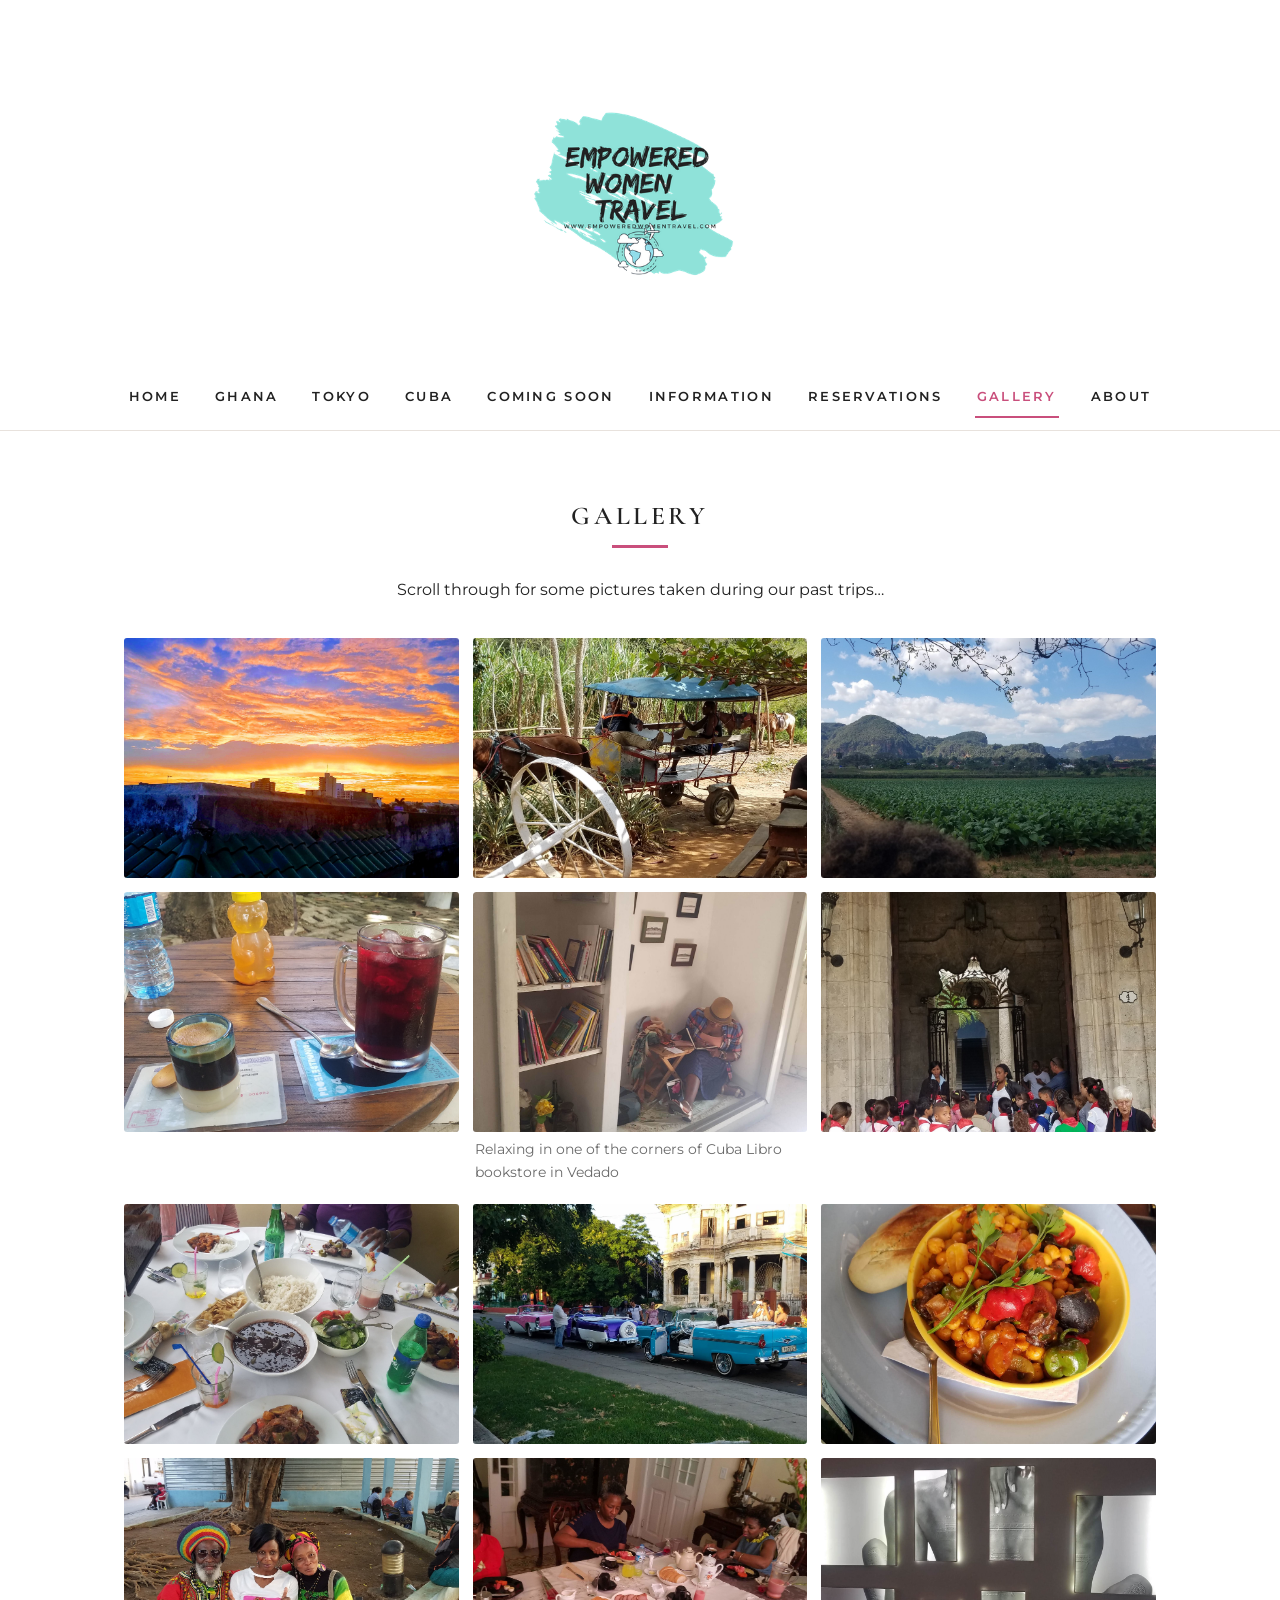
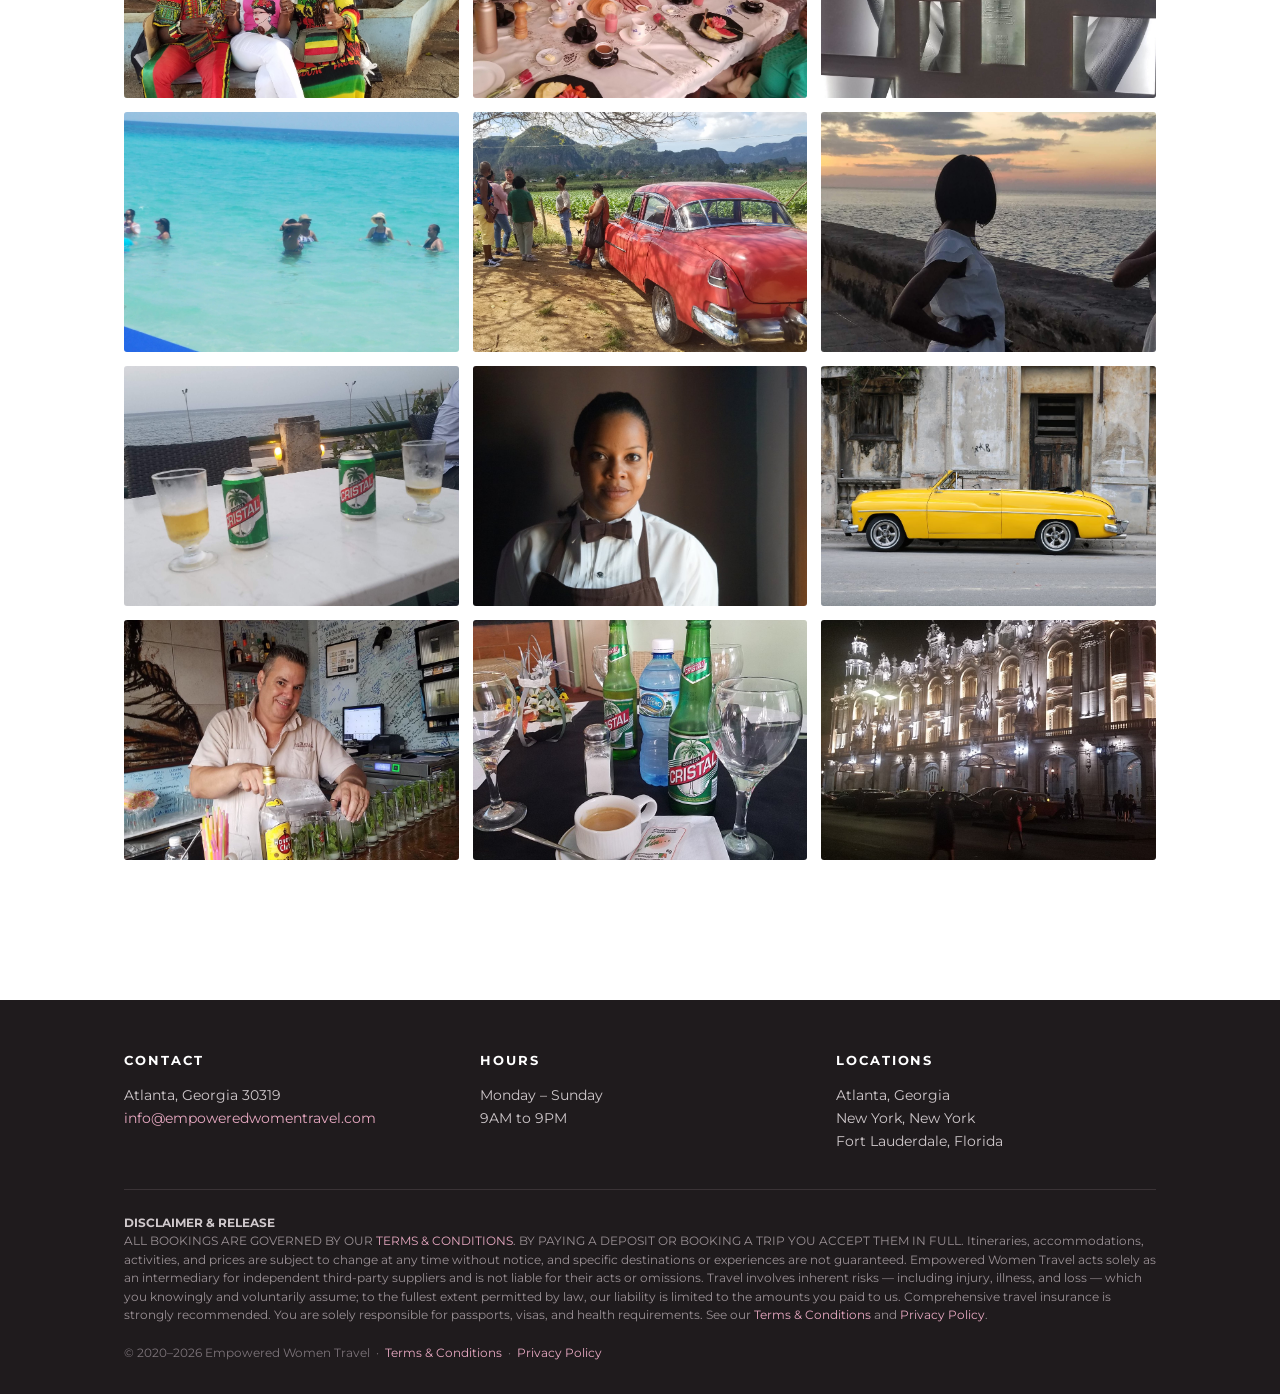
<file: gallery.html>
<!DOCTYPE html>
<html lang="en">
<head>
  <meta charset="UTF-8">
  <meta name="viewport" content="width=device-width, initial-scale=1.0">
  <title>Trip Photo Gallery — Havana, Cuba | Empowered Women Travel</title>
  <meta name="description" content="Photos from our past trips to Havana, Vinales and Varadero, Cuba.">
  <link rel="canonical" href="https://empoweredwomentravel.com/gallery.html">
  <link rel="icon" type="image/png" href="https://empoweredwomentravel.com/images/logo.png">
  <meta property="og:type" content="website">
  <meta property="og:site_name" content="Empowered Women Travel">
  <meta property="og:title" content="Trip Photo Gallery — Havana, Cuba | Empowered Women Travel">
  <meta property="og:description" content="Photos from our past trips to Havana, Vinales and Varadero, Cuba.">
  <meta property="og:url" content="https://empoweredwomentravel.com/gallery.html">
  <meta property="og:image" content="https://empoweredwomentravel.com/images/og/og-gallery.jpg">
  <meta property="og:image:width" content="1200">
  <meta property="og:image:height" content="630">
  <meta name="twitter:card" content="summary_large_image">
  <meta name="twitter:title" content="Trip Photo Gallery — Havana, Cuba | Empowered Women Travel">
  <meta name="twitter:description" content="Photos from our past trips to Havana, Vinales and Varadero, Cuba.">
  <meta name="twitter:image" content="https://empoweredwomentravel.com/images/og/og-gallery.jpg">
  <link rel="preconnect" href="https://fonts.googleapis.com">
  <link href="https://fonts.googleapis.com/css2?family=Cormorant+Garamond:wght@500;600;700&family=Montserrat:wght@400;600;700&display=swap" rel="stylesheet">
  <link rel="stylesheet" href="css/style.css">
</head>
<body>

<header class="site-header">
  <div class="wrap">
    <a class="site-logo" href="index.html"><img src="images/logo.png" alt="Empowered Women Travel"></a>
    <nav class="site-nav">
      <ul>
        <li><a href="index.html">Home</a></li>
        <li><a href="ghana.html">Ghana</a></li>
        <li><a href="tokyo.html">Tokyo</a></li>
        <li><a href="itinerary.html">Cuba</a></li>
        <li><a href="destinations.html">Coming Soon</a></li>
        <li><a href="information.html">Information</a></li>
        <li><a href="reservations.html">Reservations</a></li>
        <li><a href="gallery.html" class="active">Gallery</a></li>
        <li><a href="about.html">About</a></li>
      </ul>
    </nav>
  </div>
</header>

<section class="band">
  <div class="wrap">
    <h2 class="section-title">Gallery</h2>
    <p class="prose" style="text-align:center;margin-bottom:34px;">Scroll through for some pictures taken during our past trips&hellip;</p>
    <div class="grid">
      <img src="images/gallery-01.jpg" alt="Sunrise in Cuba">
      <img src="images/gallery-02.jpg" alt="Exploring Havana">
      <img src="images/gallery-03.jpg" alt="Streets of Havana">
      <img src="images/gallery-04.jpg" alt="Touring Cuba">
      <figure>
        <img src="images/gallery-05-cuba-libro.jpg" alt="Relaxing in one of the corners of Cuba Libro bookstore in Vedado">
        <figcaption>Relaxing in one of the corners of Cuba Libro bookstore in Vedado</figcaption>
      </figure>
      <img src="images/gallery-06.jpg" alt="Morning in Havana">
      <img src="images/gallery-07.jpg" alt="Havana architecture">
      <img src="images/gallery-08.jpg" alt="Evening out in Cuba">
      <img src="images/gallery-09.jpg" alt="Exploring the city">
      <img src="images/gallery-10.jpg" alt="Afternoon in Havana">
      <img src="images/gallery-11.jpg" alt="Morning walk">
      <img src="images/gallery-12.jpg" alt="Night out in Havana">
      <img src="images/gallery-13.jpg" alt="Touring Vinales">
      <img src="images/gallery-14.jpg" alt="Streets of Old Havana">
      <img src="images/gallery-15.jpg" alt="Sunset in Cuba">
      <img src="images/gallery-16.jpg" alt="Evening in Havana">
      <img src="images/classic-car.jpg" alt="Classic American car in Havana">
      <img src="images/havana-view.jpg" alt="View over Havana">
      <img src="images/cuba-group-1.jpg" alt="Tour group in Cuba">
      <img src="images/cuba-group-2.jpg" alt="Travelers together in Cuba">
      <img src="images/cuba-night.jpg" alt="Cuba at night">
    </div>
  </div>
</section>

<footer class="site-footer">
  <div class="wrap">
    <div class="footer-cols">
      <div>
        <h4>Contact</h4>
        <p>Atlanta, Georgia 30319<br>
        <a href="mailto:info@empoweredwomentravel.com">info@empoweredwomentravel.com</a></p>
      </div>
      <div>
        <h4>Hours</h4>
        <p>Monday – Sunday<br>9AM to 9PM</p>
      </div>
      <div>
        <h4>Locations</h4>
        <p>Atlanta, Georgia<br>New York, New York<br>Fort Lauderdale, Florida</p>
      </div>
    </div>
    <div class="disclaimer">
      <p><strong>DISCLAIMER &amp; RELEASE</strong></p>
      <p>ALL BOOKINGS ARE GOVERNED BY OUR <a href="terms.html">TERMS &amp; CONDITIONS</a>. BY PAYING A DEPOSIT OR BOOKING A TRIP YOU ACCEPT THEM IN FULL. Itineraries, accommodations, activities, and prices are subject to change at any time without notice, and specific destinations or experiences are not guaranteed. Empowered Women Travel acts solely as an intermediary for independent third-party suppliers and is not liable for their acts or omissions. Travel involves inherent risks &mdash; including injury, illness, and loss &mdash; which you knowingly and voluntarily assume; to the fullest extent permitted by law, our liability is limited to the amounts you paid to us. Comprehensive travel insurance is strongly recommended. You are solely responsible for passports, visas, and health requirements. See our <a href="terms.html">Terms &amp; Conditions</a> and <a href="privacy.html">Privacy Policy</a>.</p>
    </div>
    <p class="copyright">&copy; 2020&ndash;2026 Empowered Women Travel &nbsp;&middot;&nbsp; <a href="terms.html">Terms &amp; Conditions</a> &nbsp;&middot;&nbsp; <a href="privacy.html">Privacy Policy</a></p>
  </div>
</footer>

</body>
</html>
</file>
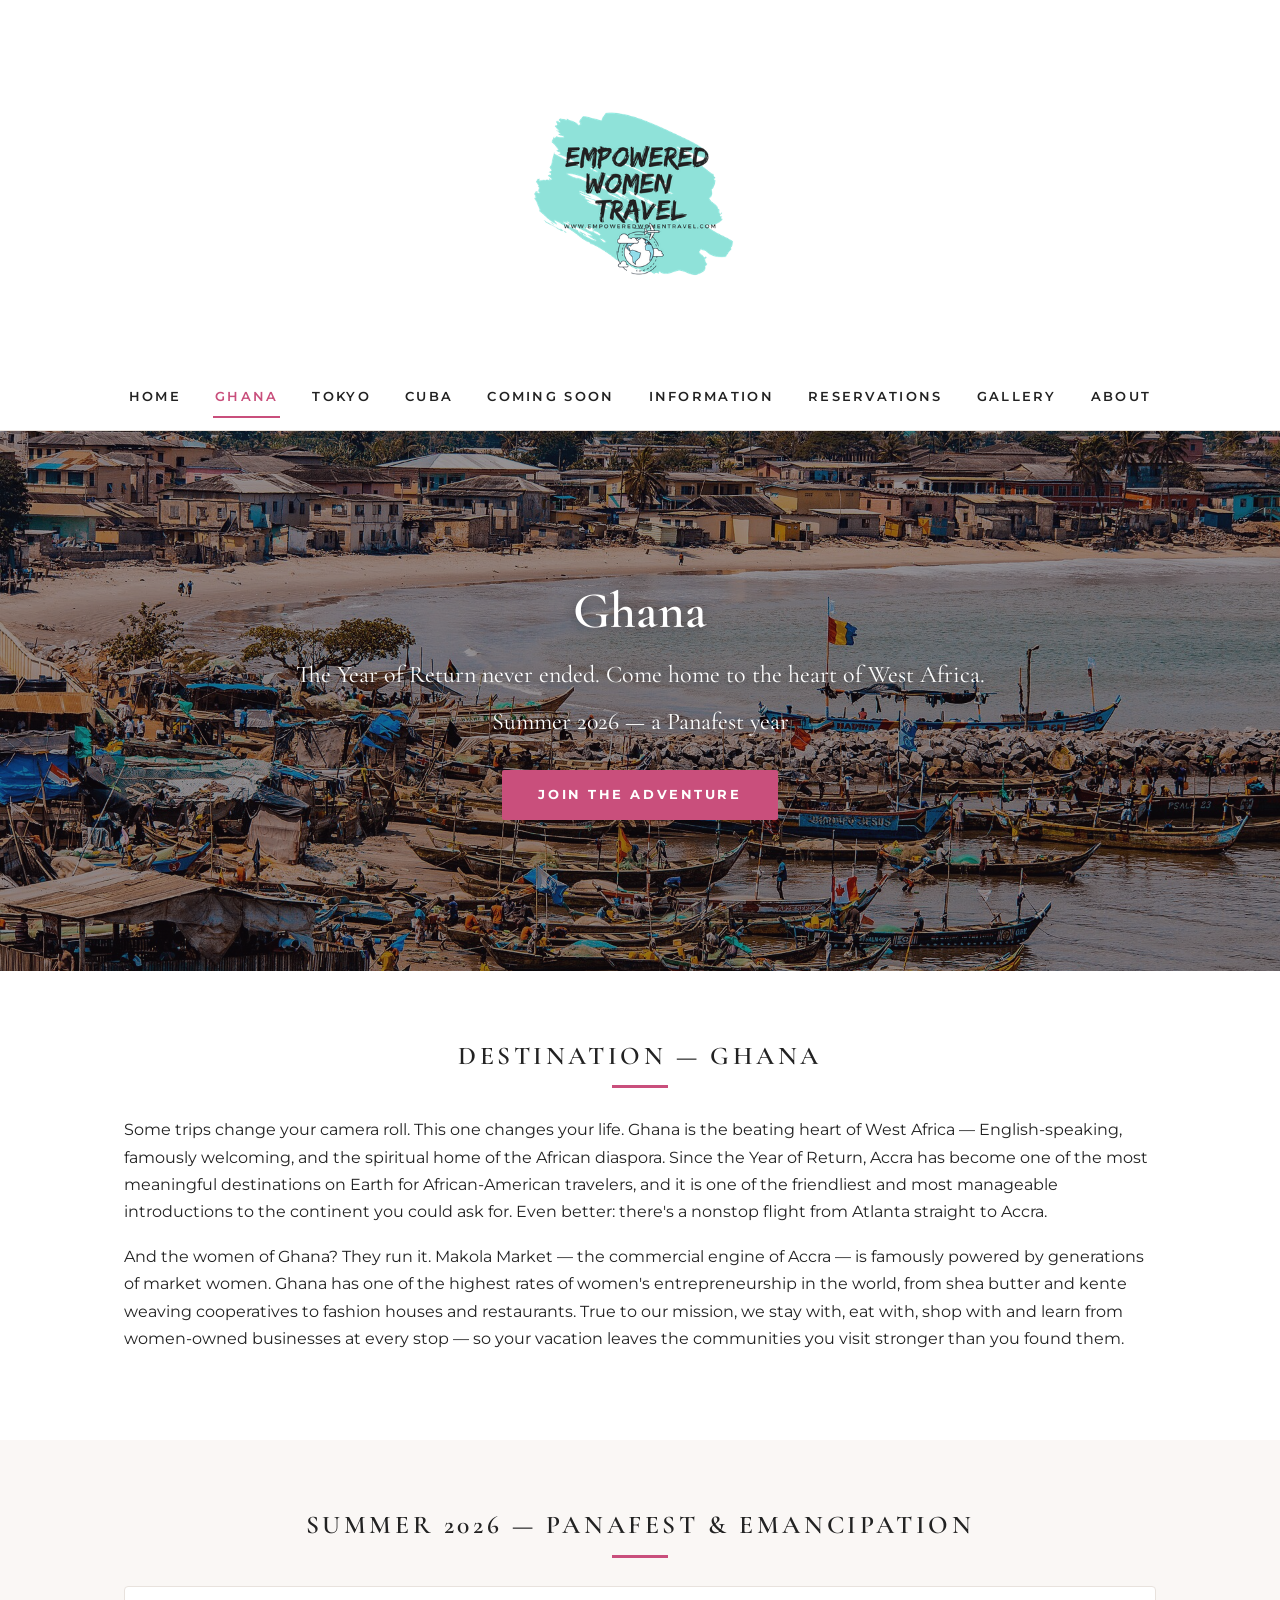
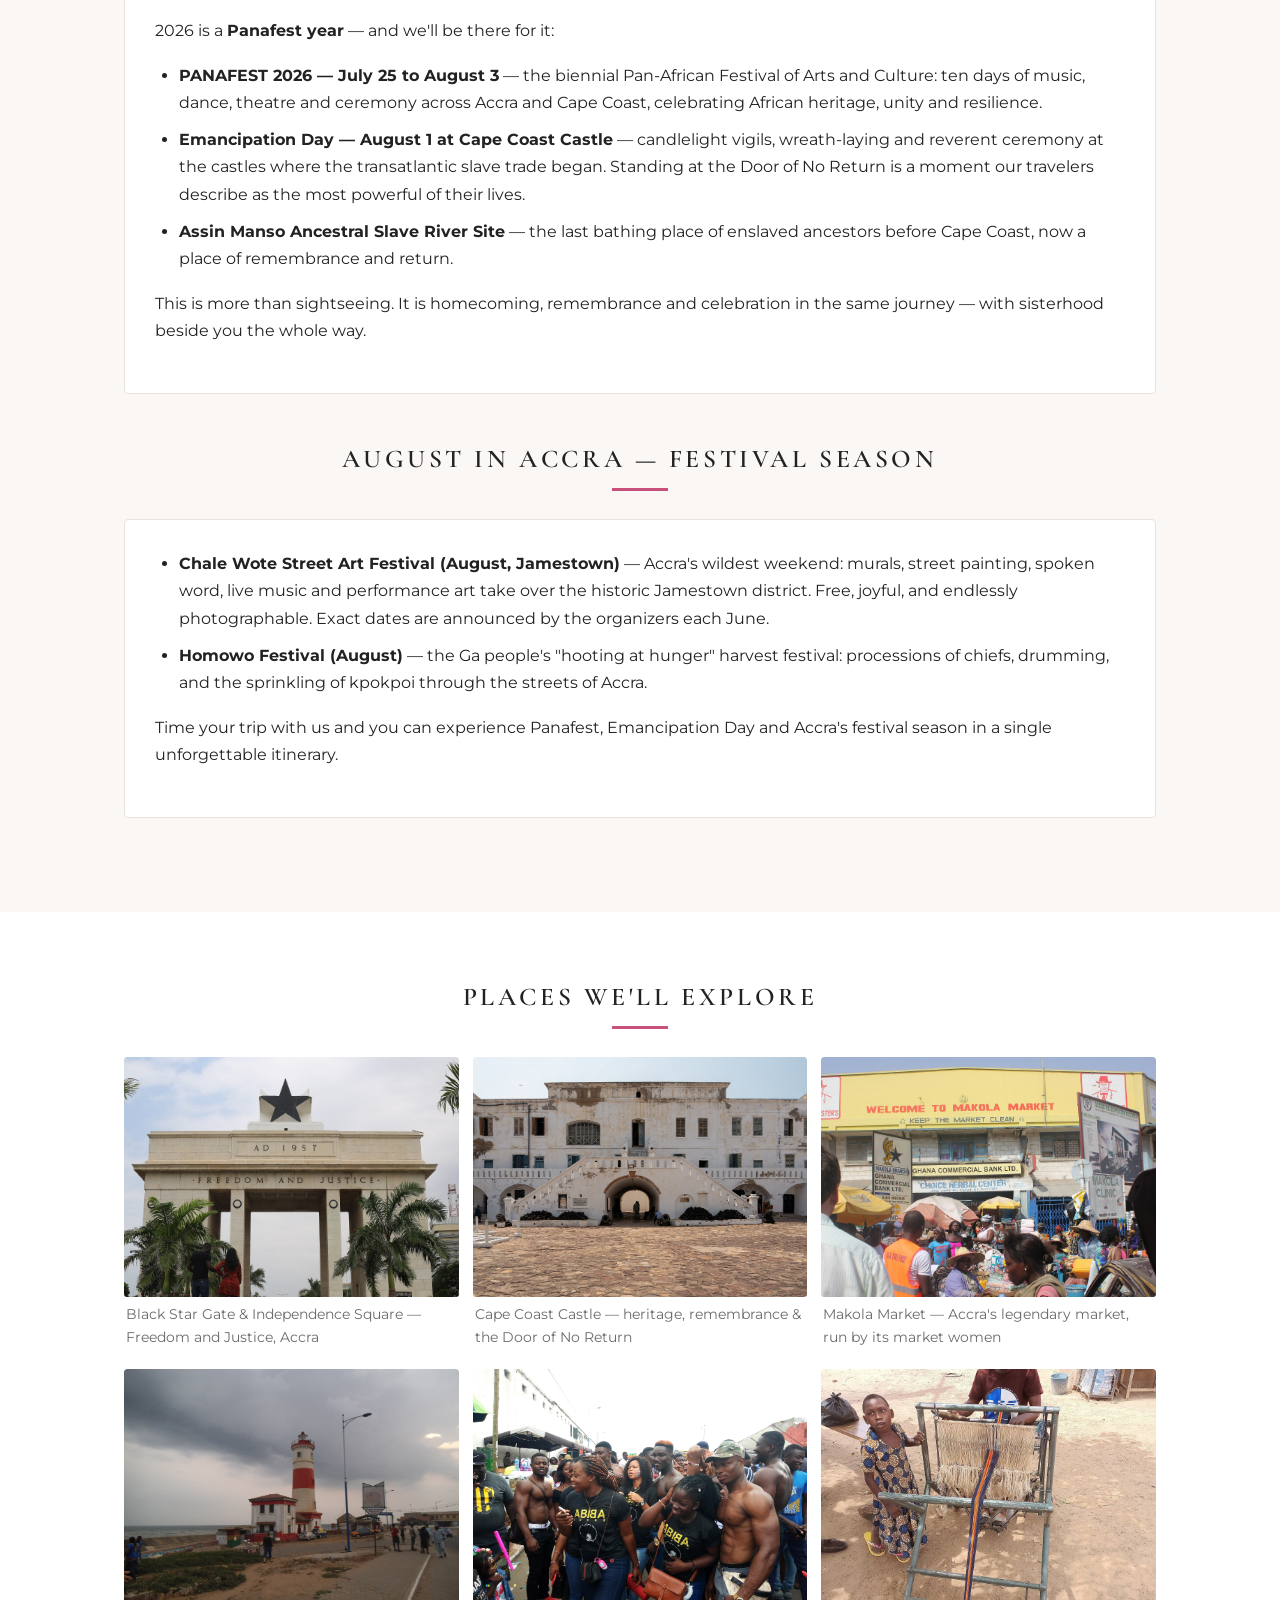
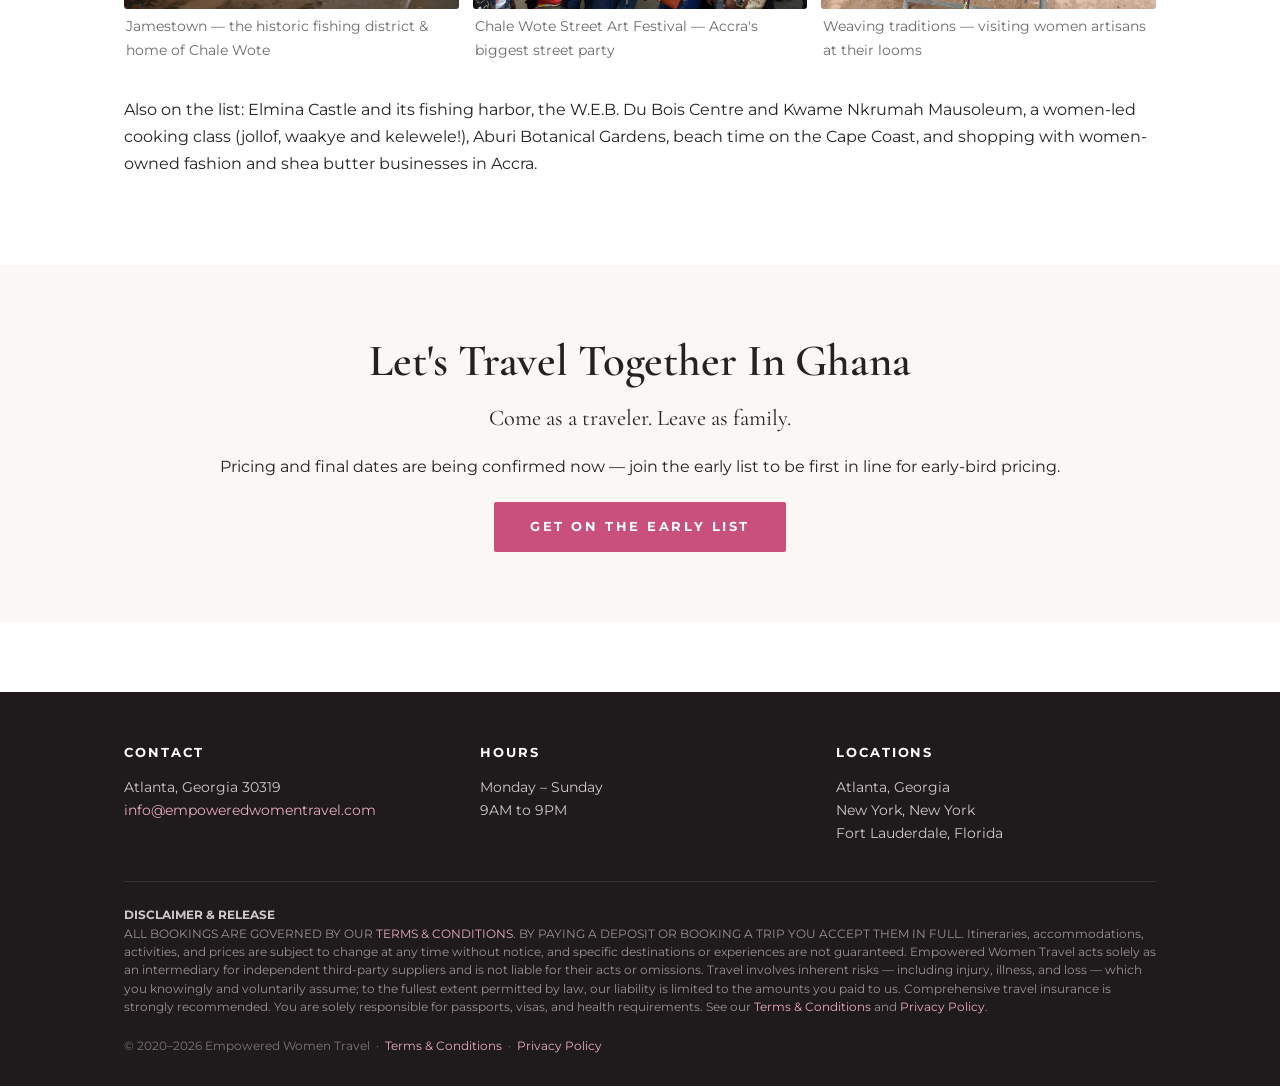
<file: ghana.html>
<!DOCTYPE html>
<html lang="en">
<head>
  <meta charset="UTF-8">
  <meta name="viewport" content="width=device-width, initial-scale=1.0">
  <title>Ghana 2026: Panafest Heritage Trip | Empowered Women Travel</title>
  <meta name="description" content="Join our Ghana 2026 heritage trip: Panafest, Emancipation Day at Cape Coast, Chale Wote and Accra's women-led markets.">
  <link rel="canonical" href="https://empoweredwomentravel.com/ghana.html">
  <link rel="icon" type="image/png" href="https://empoweredwomentravel.com/images/logo.png">
  <meta property="og:type" content="website">
  <meta property="og:site_name" content="Empowered Women Travel">
  <meta property="og:title" content="Ghana 2026: Panafest Heritage Trip | Empowered Women Travel">
  <meta property="og:description" content="Join our Ghana 2026 heritage trip: Panafest, Emancipation Day at Cape Coast, Chale Wote and Accra's women-led markets.">
  <meta property="og:url" content="https://empoweredwomentravel.com/ghana.html">
  <meta property="og:image" content="https://empoweredwomentravel.com/images/og/og-ghana.jpg">
  <meta property="og:image:width" content="1200">
  <meta property="og:image:height" content="630">
  <meta name="twitter:card" content="summary_large_image">
  <meta name="twitter:title" content="Ghana 2026: Panafest Heritage Trip | Empowered Women Travel">
  <meta name="twitter:description" content="Join our Ghana 2026 heritage trip: Panafest, Emancipation Day at Cape Coast, Chale Wote and Accra's women-led markets.">
  <meta name="twitter:image" content="https://empoweredwomentravel.com/images/og/og-ghana.jpg">
  <link rel="preconnect" href="https://fonts.googleapis.com">
  <link href="https://fonts.googleapis.com/css2?family=Cormorant+Garamond:wght@500;600;700&family=Montserrat:wght@400;600;700&display=swap" rel="stylesheet">
  <link rel="stylesheet" href="css/style.css">
</head>
<body>

<header class="site-header">
  <div class="wrap">
    <a class="site-logo" href="index.html"><img src="images/logo.png" alt="Empowered Women Travel"></a>
    <nav class="site-nav">
      <ul>
        <li><a href="index.html">Home</a></li>
        <li><a href="ghana.html" class="active">Ghana</a></li>
        <li><a href="tokyo.html">Tokyo</a></li>
        <li><a href="itinerary.html">Cuba</a></li>
        <li><a href="destinations.html">Coming Soon</a></li>
        <li><a href="information.html">Information</a></li>
        <li><a href="reservations.html">Reservations</a></li>
        <li><a href="gallery.html">Gallery</a></li>
        <li><a href="about.html">About</a></li>
      </ul>
    </nav>
  </div>
</header>

<div class="hero" style="background-image:url('images/ghana-elmina.jpg');">
  <div class="hero-inner">
    <h1>Ghana</h1>
    <p class="tagline">The Year of Return never ended. Come home to the heart of West Africa.</p>
    <p class="tagline">Summer 2026 — a Panafest year</p>
    <a class="btn" href="reservations.html?trip=ghana#request">Join the Adventure</a>
  </div>
</div>

<section class="band">
  <div class="wrap prose">
    <h2 class="section-title">Destination — Ghana</h2>
    <p>Some trips change your camera roll. This one changes your life. Ghana is the beating heart of West Africa — English-speaking, famously welcoming, and the spiritual home of the African diaspora. Since the Year of Return, Accra has become one of the most meaningful destinations on Earth for African-American travelers, and it is one of the friendliest and most manageable introductions to the continent you could ask for. Even better: there's a nonstop flight from Atlanta straight to Accra.</p>
    <p>And the women of Ghana? They run it. Makola Market — the commercial engine of Accra — is famously powered by generations of market women. Ghana has one of the highest rates of women's entrepreneurship in the world, from shea butter and kente weaving cooperatives to fashion houses and restaurants. True to our mission, we stay with, eat with, shop with and learn from women-owned businesses at every stop — so your vacation leaves the communities you visit stronger than you found them.</p>
  </div>
</section>

<section class="band soft">
  <div class="wrap">
    <h2 class="section-title">Summer 2026 — Panafest &amp; Emancipation</h2>
    <div class="card prose">
      <p>2026 is a <strong>Panafest year</strong> — and we'll be there for it:</p>
      <ul>
        <li><strong>PANAFEST 2026 — July 25 to August 3</strong> — the biennial Pan-African Festival of Arts and Culture: ten days of music, dance, theatre and ceremony across Accra and Cape Coast, celebrating African heritage, unity and resilience.</li>
        <li><strong>Emancipation Day — August 1 at Cape Coast Castle</strong> — candlelight vigils, wreath-laying and reverent ceremony at the castles where the transatlantic slave trade began. Standing at the Door of No Return is a moment our travelers describe as the most powerful of their lives.</li>
        <li><strong>Assin Manso Ancestral Slave River Site</strong> — the last bathing place of enslaved ancestors before Cape Coast, now a place of remembrance and return.</li>
      </ul>
      <p>This is more than sightseeing. It is homecoming, remembrance and celebration in the same journey — with sisterhood beside you the whole way.</p>
    </div>

    <h2 class="section-title" style="margin-top:50px;">August in Accra — Festival Season</h2>
    <div class="card prose">
      <ul>
        <li><strong>Chale Wote Street Art Festival (August, Jamestown)</strong> — Accra's wildest weekend: murals, street painting, spoken word, live music and performance art take over the historic Jamestown district. Free, joyful, and endlessly photographable. Exact dates are announced by the organizers each June.</li>
        <li><strong>Homowo Festival (August)</strong> — the Ga people's "hooting at hunger" harvest festival: processions of chiefs, drumming, and the sprinkling of kpokpoi through the streets of Accra.</li>
      </ul>
      <p>Time your trip with us and you can experience Panafest, Emancipation Day and Accra's festival season in a single unforgettable itinerary.</p>
    </div>
  </div>
</section>

<section class="band">
  <div class="wrap">
    <h2 class="section-title">Places We'll Explore</h2>
    <div class="grid">
      <figure>
        <img src="images/ghana-black-star.jpg" alt="Black Star Gate, Independence Square, Accra">
        <figcaption>Black Star Gate &amp; Independence Square — Freedom and Justice, Accra</figcaption>
      </figure>
      <figure>
        <img src="images/ghana-cape-coast.jpg" alt="Cape Coast Castle courtyard">
        <figcaption>Cape Coast Castle — heritage, remembrance &amp; the Door of No Return</figcaption>
      </figure>
      <figure>
        <img src="images/ghana-makola.jpg" alt="Makola Market entrance, Accra">
        <figcaption>Makola Market — Accra's legendary market, run by its market women</figcaption>
      </figure>
      <figure>
        <img src="images/ghana-jamestown.jpg" alt="Jamestown lighthouse, Accra">
        <figcaption>Jamestown — the historic fishing district &amp; home of Chale Wote</figcaption>
      </figure>
      <figure>
        <img src="images/ghana-chale-wote.jpg" alt="Crowd at Chale Wote Street Art Festival">
        <figcaption>Chale Wote Street Art Festival — Accra's biggest street party</figcaption>
      </figure>
      <figure>
        <img src="images/ghana-kente.jpg" alt="A young woman weaving kente cloth">
        <figcaption>Weaving traditions — visiting women artisans at their looms</figcaption>
      </figure>
    </div>
    <div class="prose" style="margin-top:28px;">
      <p>Also on the list: Elmina Castle and its fishing harbor, the W.E.B. Du Bois Centre and Kwame Nkrumah Mausoleum, a women-led cooking class (jollof, waakye and kelewele!), Aburi Botanical Gardens, beach time on the Cape Coast, and shopping with women-owned fashion and shea butter businesses in Accra.</p>
    </div>
  </div>
</section>

<section class="band soft" style="text-align:center;">
  <div class="wrap">
    <h1 style="text-transform:capitalize;">Let's Travel Together in Ghana</h1>
    <p style="font-family:'Cormorant Garamond',Georgia,serif;font-size:1.4rem;margin-top:10px;">Come as a traveler. Leave as family.</p>
    <p class="prose" style="margin-top:16px;">Pricing and final dates are being confirmed now — join the early list to be first in line for early-bird pricing.</p>
    <a class="btn" href="reservations.html?trip=ghana#request">Get On the Early List</a>
  </div>
</section>

<footer class="site-footer">
  <div class="wrap">
    <div class="footer-cols">
      <div>
        <h4>Contact</h4>
        <p>Atlanta, Georgia 30319<br>
        <a href="mailto:info@empoweredwomentravel.com">info@empoweredwomentravel.com</a></p>
      </div>
      <div>
        <h4>Hours</h4>
        <p>Monday – Sunday<br>9AM to 9PM</p>
      </div>
      <div>
        <h4>Locations</h4>
        <p>Atlanta, Georgia<br>New York, New York<br>Fort Lauderdale, Florida</p>
      </div>
    </div>
    <div class="disclaimer">
      <p><strong>DISCLAIMER &amp; RELEASE</strong></p>
      <p>ALL BOOKINGS ARE GOVERNED BY OUR <a href="terms.html">TERMS &amp; CONDITIONS</a>. BY PAYING A DEPOSIT OR BOOKING A TRIP YOU ACCEPT THEM IN FULL. Itineraries, accommodations, activities, and prices are subject to change at any time without notice, and specific destinations or experiences are not guaranteed. Empowered Women Travel acts solely as an intermediary for independent third-party suppliers and is not liable for their acts or omissions. Travel involves inherent risks &mdash; including injury, illness, and loss &mdash; which you knowingly and voluntarily assume; to the fullest extent permitted by law, our liability is limited to the amounts you paid to us. Comprehensive travel insurance is strongly recommended. You are solely responsible for passports, visas, and health requirements. See our <a href="terms.html">Terms &amp; Conditions</a> and <a href="privacy.html">Privacy Policy</a>.</p>
    </div>
    <p class="copyright">&copy; 2020&ndash;2026 Empowered Women Travel &nbsp;&middot;&nbsp; <a href="terms.html">Terms &amp; Conditions</a> &nbsp;&middot;&nbsp; <a href="privacy.html">Privacy Policy</a></p>
  </div>
</footer>

</body>
</html>
</file>
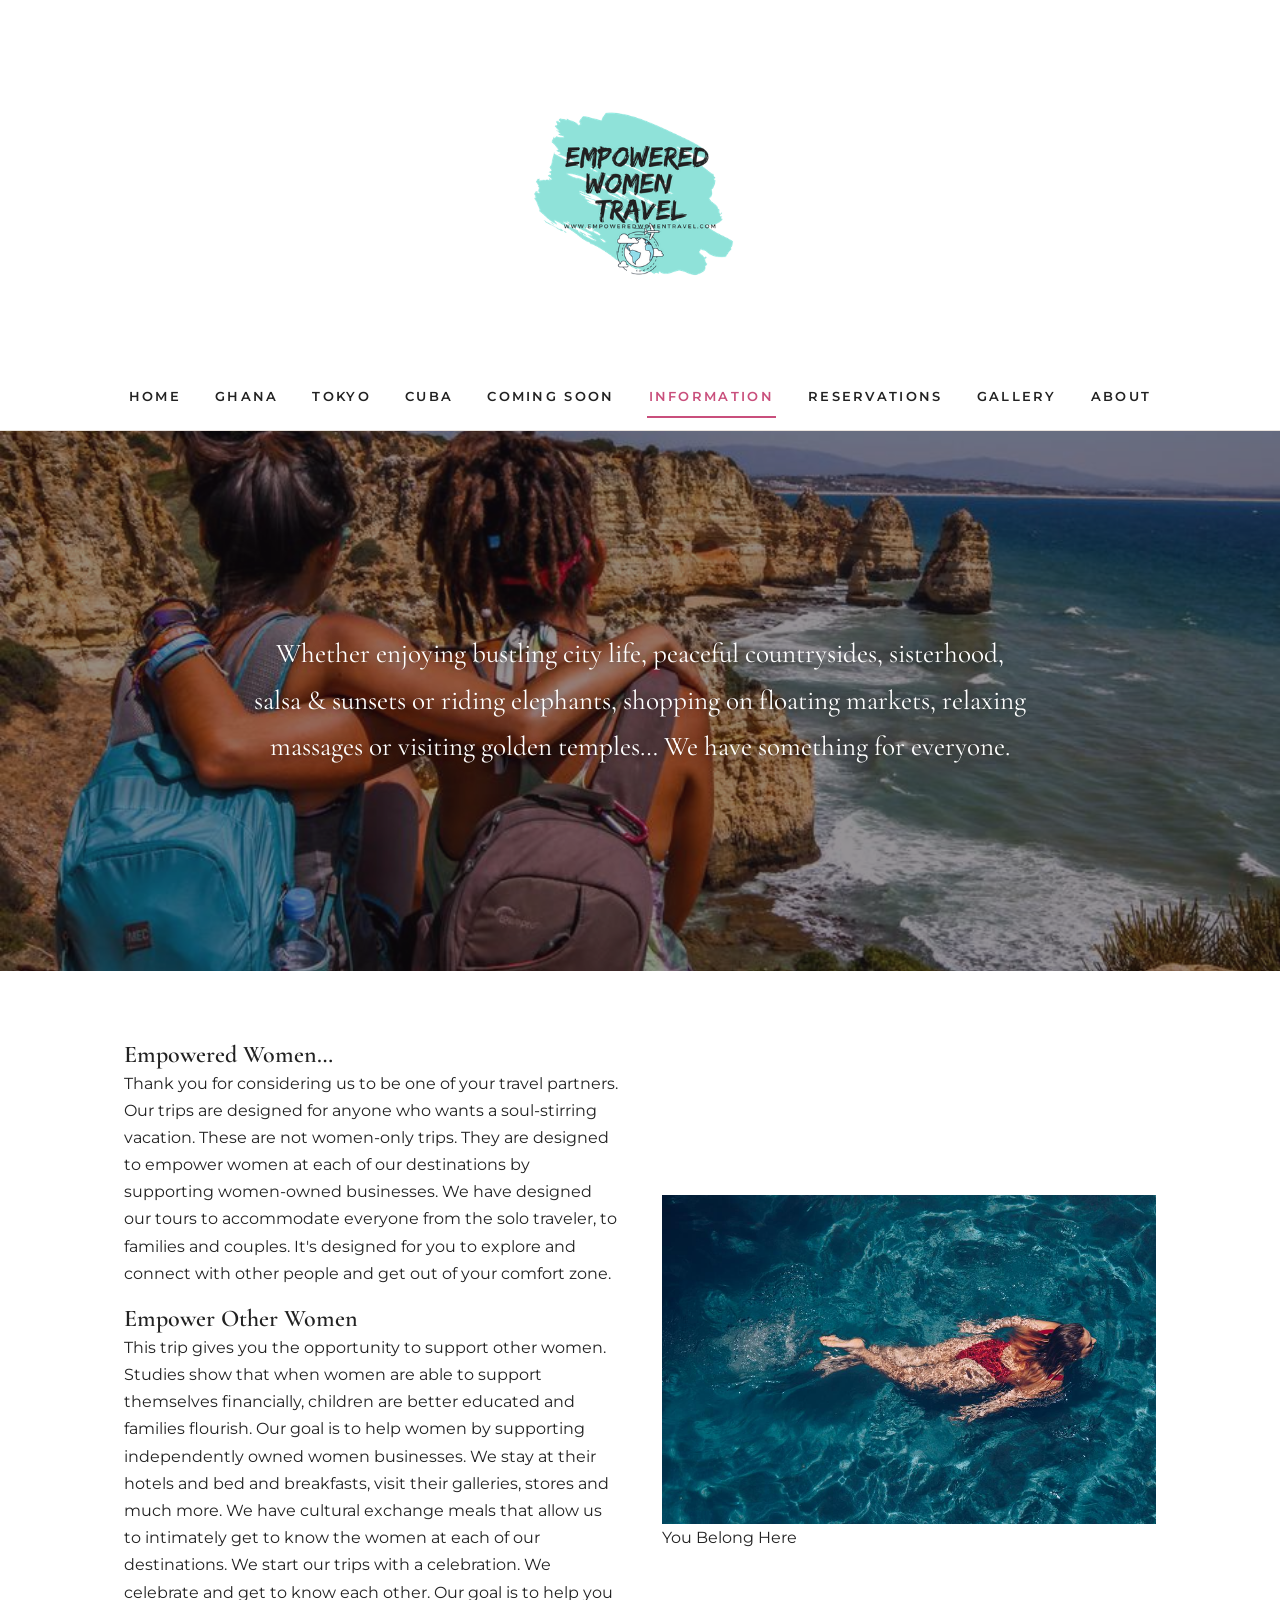
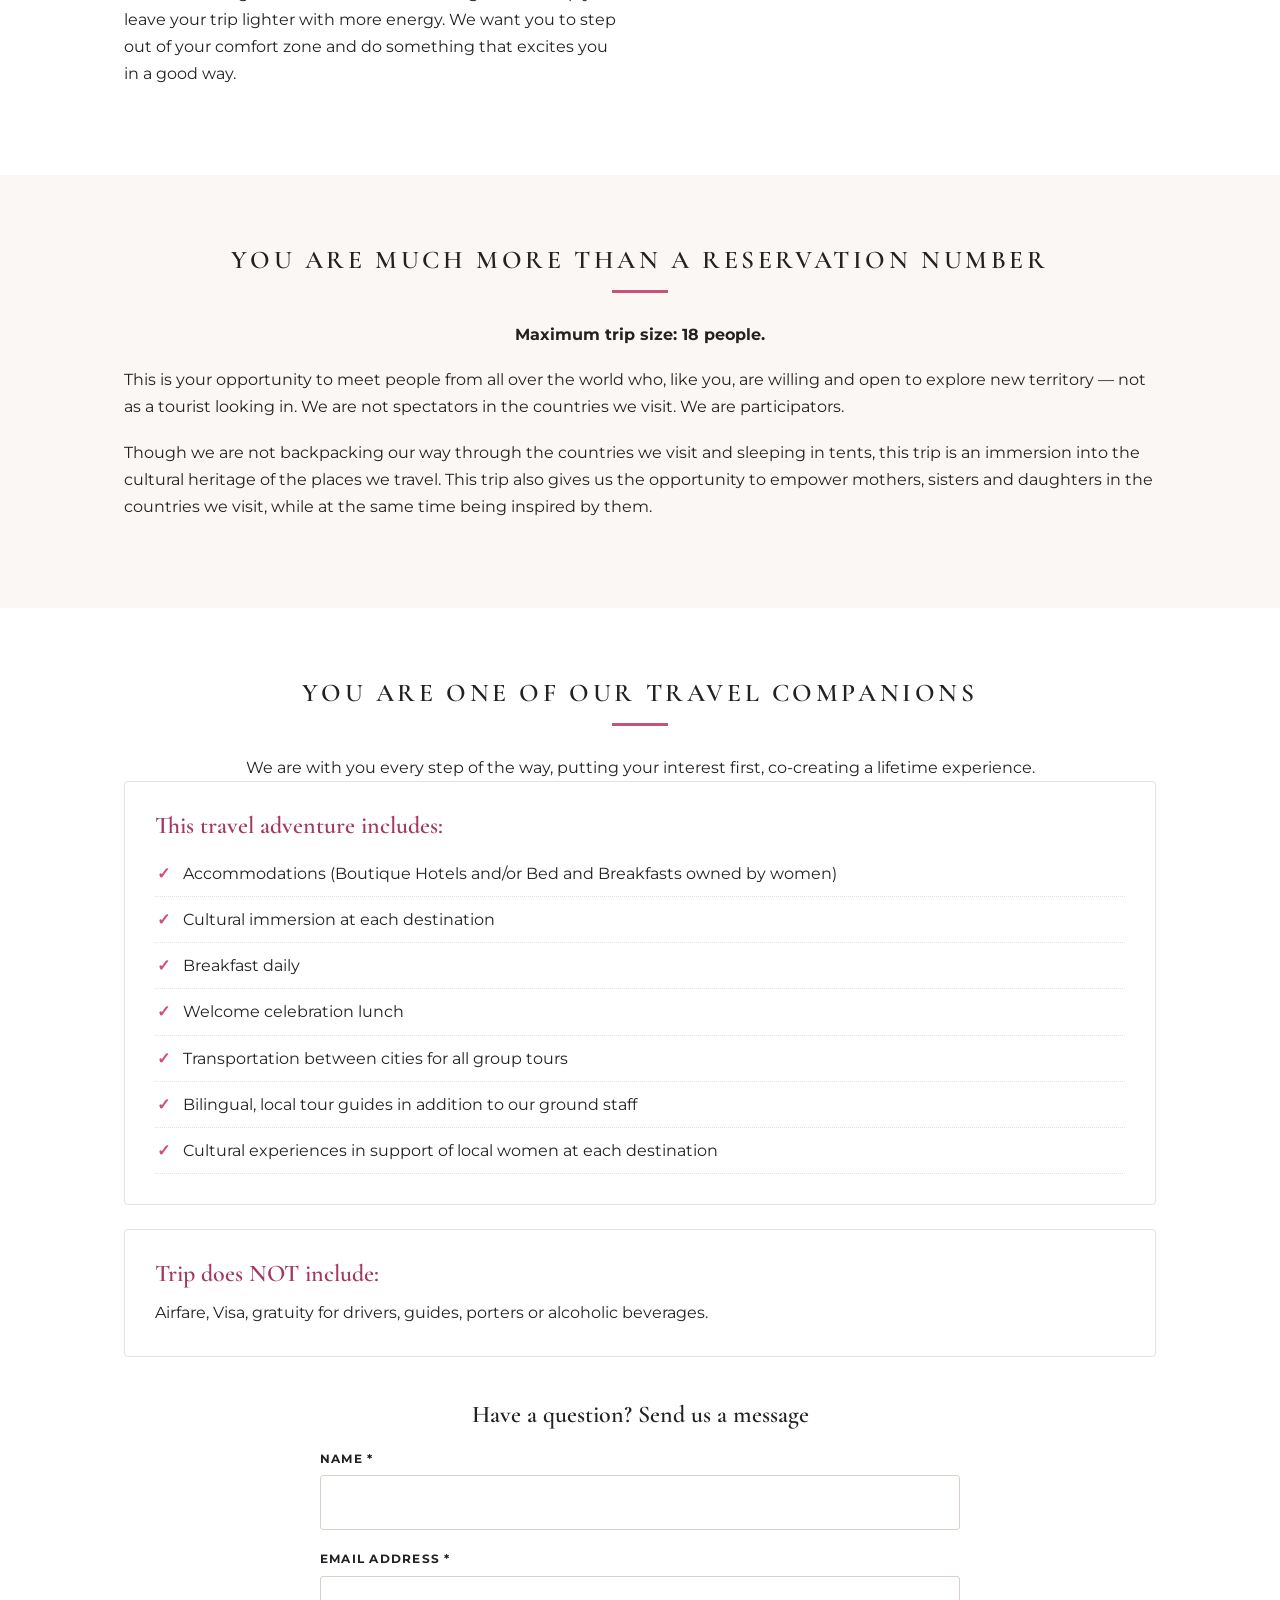
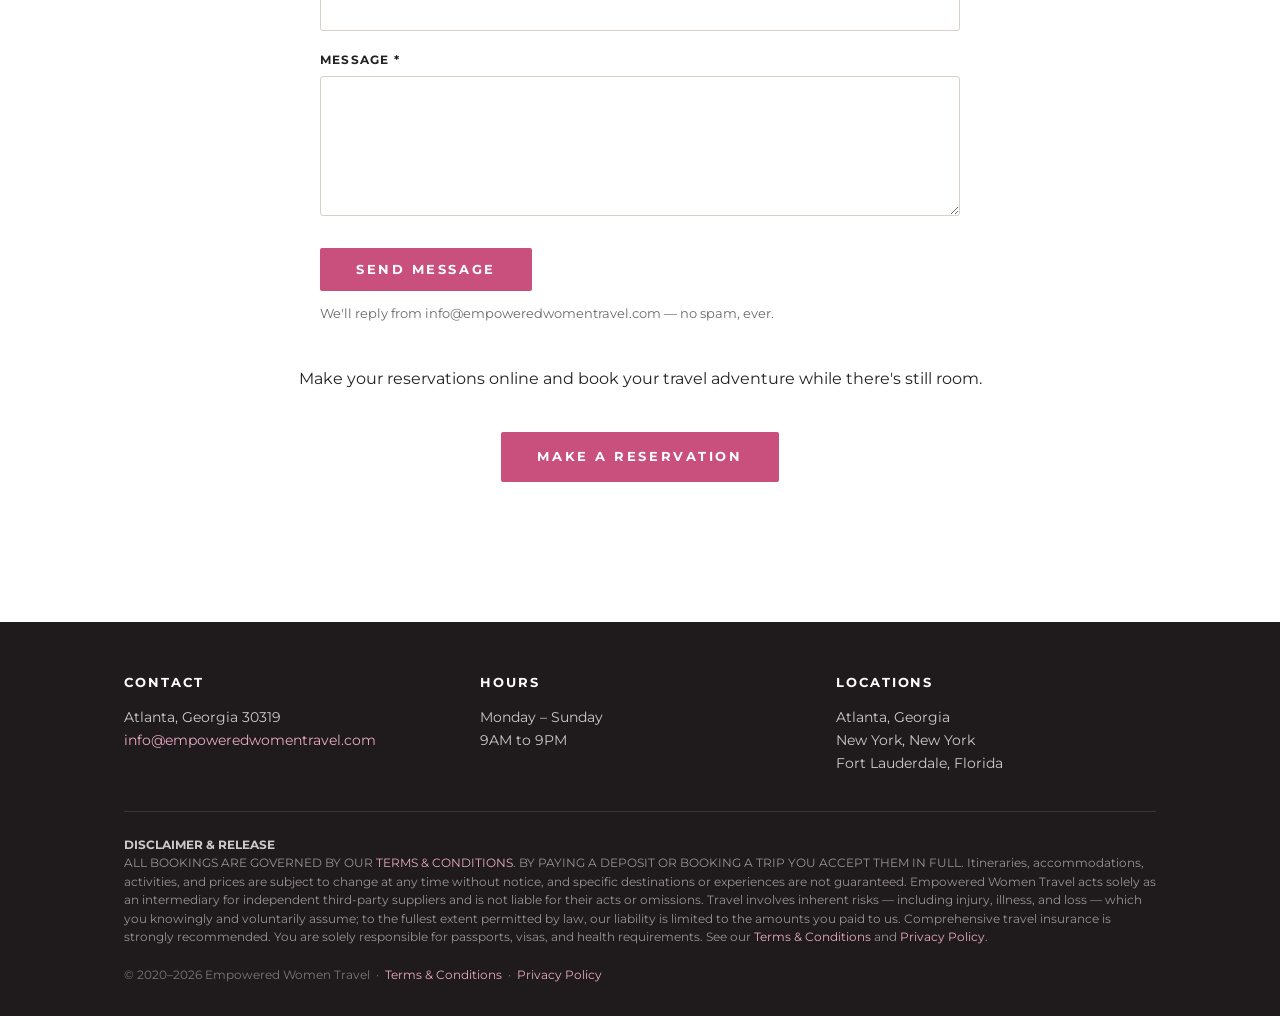
<file: information.html>
<!DOCTYPE html>
<html lang="en">
<head>
  <meta charset="UTF-8">
  <meta name="viewport" content="width=device-width, initial-scale=1.0">
  <title>Trip Information — What's Included | Empowered Women Travel</title>
  <meta name="description" content="What every trip includes, who our tours are for, and how we empower women at each destination.">
  <link rel="canonical" href="https://empoweredwomentravel.com/information.html">
  <link rel="icon" type="image/png" href="https://empoweredwomentravel.com/images/logo.png">
  <meta property="og:type" content="website">
  <meta property="og:site_name" content="Empowered Women Travel">
  <meta property="og:title" content="Trip Information — What's Included | Empowered Women Travel">
  <meta property="og:description" content="What every trip includes, who our tours are for, and how we empower women at each destination.">
  <meta property="og:url" content="https://empoweredwomentravel.com/information.html">
  <meta property="og:image" content="https://empoweredwomentravel.com/images/og/og-information.jpg">
  <meta property="og:image:width" content="1200">
  <meta property="og:image:height" content="630">
  <meta name="twitter:card" content="summary_large_image">
  <meta name="twitter:title" content="Trip Information — What's Included | Empowered Women Travel">
  <meta name="twitter:description" content="What every trip includes, who our tours are for, and how we empower women at each destination.">
  <meta name="twitter:image" content="https://empoweredwomentravel.com/images/og/og-information.jpg">
  <link rel="preconnect" href="https://fonts.googleapis.com">
  <link href="https://fonts.googleapis.com/css2?family=Cormorant+Garamond:wght@500;600;700&family=Montserrat:wght@400;600;700&display=swap" rel="stylesheet">
  <link rel="stylesheet" href="css/style.css">
</head>
<body>

<header class="site-header">
  <div class="wrap">
    <a class="site-logo" href="index.html"><img src="images/logo.png" alt="Empowered Women Travel"></a>
    <nav class="site-nav">
      <ul>
        <li><a href="index.html">Home</a></li>
        <li><a href="ghana.html">Ghana</a></li>
        <li><a href="tokyo.html">Tokyo</a></li>
        <li><a href="itinerary.html">Cuba</a></li>
        <li><a href="destinations.html">Coming Soon</a></li>
        <li><a href="information.html" class="active">Information</a></li>
        <li><a href="reservations.html">Reservations</a></li>
        <li><a href="gallery.html">Gallery</a></li>
        <li><a href="about.html">About</a></li>
      </ul>
    </nav>
  </div>
</header>

<div class="hero" style="background-image:url('images/friends-backpacking.jpg');">
  <div class="hero-inner">
    <p class="tagline" style="font-size:1.7rem;">Whether enjoying bustling city life, peaceful countrysides, sisterhood, salsa &amp; sunsets or riding elephants, shopping on floating markets, relaxing massages or visiting golden temples&hellip; We have something for everyone.</p>
  </div>
</div>

<section class="band">
  <div class="wrap">
    <div class="split">
      <div class="prose">
        <h3>Empowered Women&hellip;</h3>
        <p>Thank you for considering us to be one of your travel partners. Our trips are designed for anyone who wants a soul-stirring vacation. These are not women-only trips. They are designed to empower women at each of our destinations by supporting women-owned businesses. We have designed our tours to accommodate everyone from the solo traveler, to families and couples. It's designed for you to explore and connect with other people and get out of your comfort zone.</p>
        <h3>Empower Other Women</h3>
        <p>This trip gives you the opportunity to support other women. Studies show that when women are able to support themselves financially, children are better educated and families flourish. Our goal is to help women by supporting independently owned women businesses. We stay at their hotels and bed and breakfasts, visit their galleries, stores and much more. We have cultural exchange meals that allow us to intimately get to know the women at each of our destinations. We start our trips with a celebration. We celebrate and get to know each other. Our goal is to help you leave your trip lighter with more energy. We want you to step out of your comfort zone and do something that excites you in a good way.</p>
      </div>
      <figure>
        <img src="images/woman-swimming.jpg" alt="You Belong Here — woman swimming">
        <figcaption>You Belong Here</figcaption>
      </figure>
    </div>
  </div>
</section>

<section class="band soft">
  <div class="wrap prose">
    <h2 class="section-title">You Are Much More Than a Reservation Number</h2>
    <p style="text-align:center;"><strong>Maximum trip size: 18 people.</strong></p>
    <p>This is your opportunity to meet people from all over the world who, like you, are willing and open to explore new territory — not as a tourist looking in. We are not spectators in the countries we visit. We are participators.</p>
    <p>Though we are not backpacking our way through the countries we visit and sleeping in tents, this trip is an immersion into the cultural heritage of the places we travel. This trip also gives us the opportunity to empower mothers, sisters and daughters in the countries we visit, while at the same time being inspired by them.</p>
  </div>
</section>

<section class="band">
  <div class="wrap">
    <h2 class="section-title">You Are One of Our Travel Companions</h2>
    <p class="prose" style="text-align:center;">We are with you every step of the way, putting your interest first, co-creating a lifetime experience.</p>

    <div class="card">
      <h3>This travel adventure includes:</h3>
      <ul class="includes-list">
        <li>Accommodations (Boutique Hotels and/or Bed and Breakfasts owned by women)</li>
        <li>Cultural immersion at each destination</li>
        <li>Breakfast daily</li>
        <li>Welcome celebration lunch</li>
        <li>Transportation between cities for all group tours</li>
        <li>Bilingual, local tour guides in addition to our ground staff</li>
        <li>Cultural experiences in support of local women at each destination</li>
      </ul>
    </div>

    <div class="card">
      <h3>Trip does NOT include:</h3>
      <p>Airfare, Visa, gratuity for drivers, guides, porters or alcoholic beverages.</p>
    </div>

    <h3 style="text-align:center;margin-top:44px;">Have a question? Send us a message</h3>
    <form class="ewt-form" action="https://api.web3forms.com/submit" method="POST">
      <input type="hidden" name="access_key" value="bd0210f6-2adb-44ed-9111-33a87b069921">
      <input type="hidden" name="subject" value="Contact form - Information page">
      <input type="hidden" name="redirect" value="https://empoweredwomentravel.com/thanks.html">
      <input type="checkbox" name="botcheck" style="display:none;" tabindex="-1" autocomplete="off">
      <label for="i-name">Name *</label>
      <input type="text" id="i-name" name="name" required>
      <label for="i-email">Email Address *</label>
      <input type="email" id="i-email" name="email" required>
      <label for="i-message">Message *</label>
      <textarea id="i-message" name="message" required></textarea>
      <button type="submit" class="btn">Send Message</button>
      <p class="form-note">We'll reply from info@empoweredwomentravel.com &mdash; no spam, ever.</p>
    </form>

    <div style="text-align:center;margin-top:40px;" class="prose">
      <p>Make your reservations online and book your travel adventure while there's still room.</p>
      <a class="btn" href="reservations.html">Make a Reservation</a>
    </div>
  </div>
</section>

<footer class="site-footer">
  <div class="wrap">
    <div class="footer-cols">
      <div>
        <h4>Contact</h4>
        <p>Atlanta, Georgia 30319<br>
        <a href="mailto:info@empoweredwomentravel.com">info@empoweredwomentravel.com</a></p>
      </div>
      <div>
        <h4>Hours</h4>
        <p>Monday – Sunday<br>9AM to 9PM</p>
      </div>
      <div>
        <h4>Locations</h4>
        <p>Atlanta, Georgia<br>New York, New York<br>Fort Lauderdale, Florida</p>
      </div>
    </div>
    <div class="disclaimer">
      <p><strong>DISCLAIMER &amp; RELEASE</strong></p>
      <p>ALL BOOKINGS ARE GOVERNED BY OUR <a href="terms.html">TERMS &amp; CONDITIONS</a>. BY PAYING A DEPOSIT OR BOOKING A TRIP YOU ACCEPT THEM IN FULL. Itineraries, accommodations, activities, and prices are subject to change at any time without notice, and specific destinations or experiences are not guaranteed. Empowered Women Travel acts solely as an intermediary for independent third-party suppliers and is not liable for their acts or omissions. Travel involves inherent risks &mdash; including injury, illness, and loss &mdash; which you knowingly and voluntarily assume; to the fullest extent permitted by law, our liability is limited to the amounts you paid to us. Comprehensive travel insurance is strongly recommended. You are solely responsible for passports, visas, and health requirements. See our <a href="terms.html">Terms &amp; Conditions</a> and <a href="privacy.html">Privacy Policy</a>.</p>
    </div>
    <p class="copyright">&copy; 2020&ndash;2026 Empowered Women Travel &nbsp;&middot;&nbsp; <a href="terms.html">Terms &amp; Conditions</a> &nbsp;&middot;&nbsp; <a href="privacy.html">Privacy Policy</a></p>
  </div>
</footer>

</body>
</html>
</file>
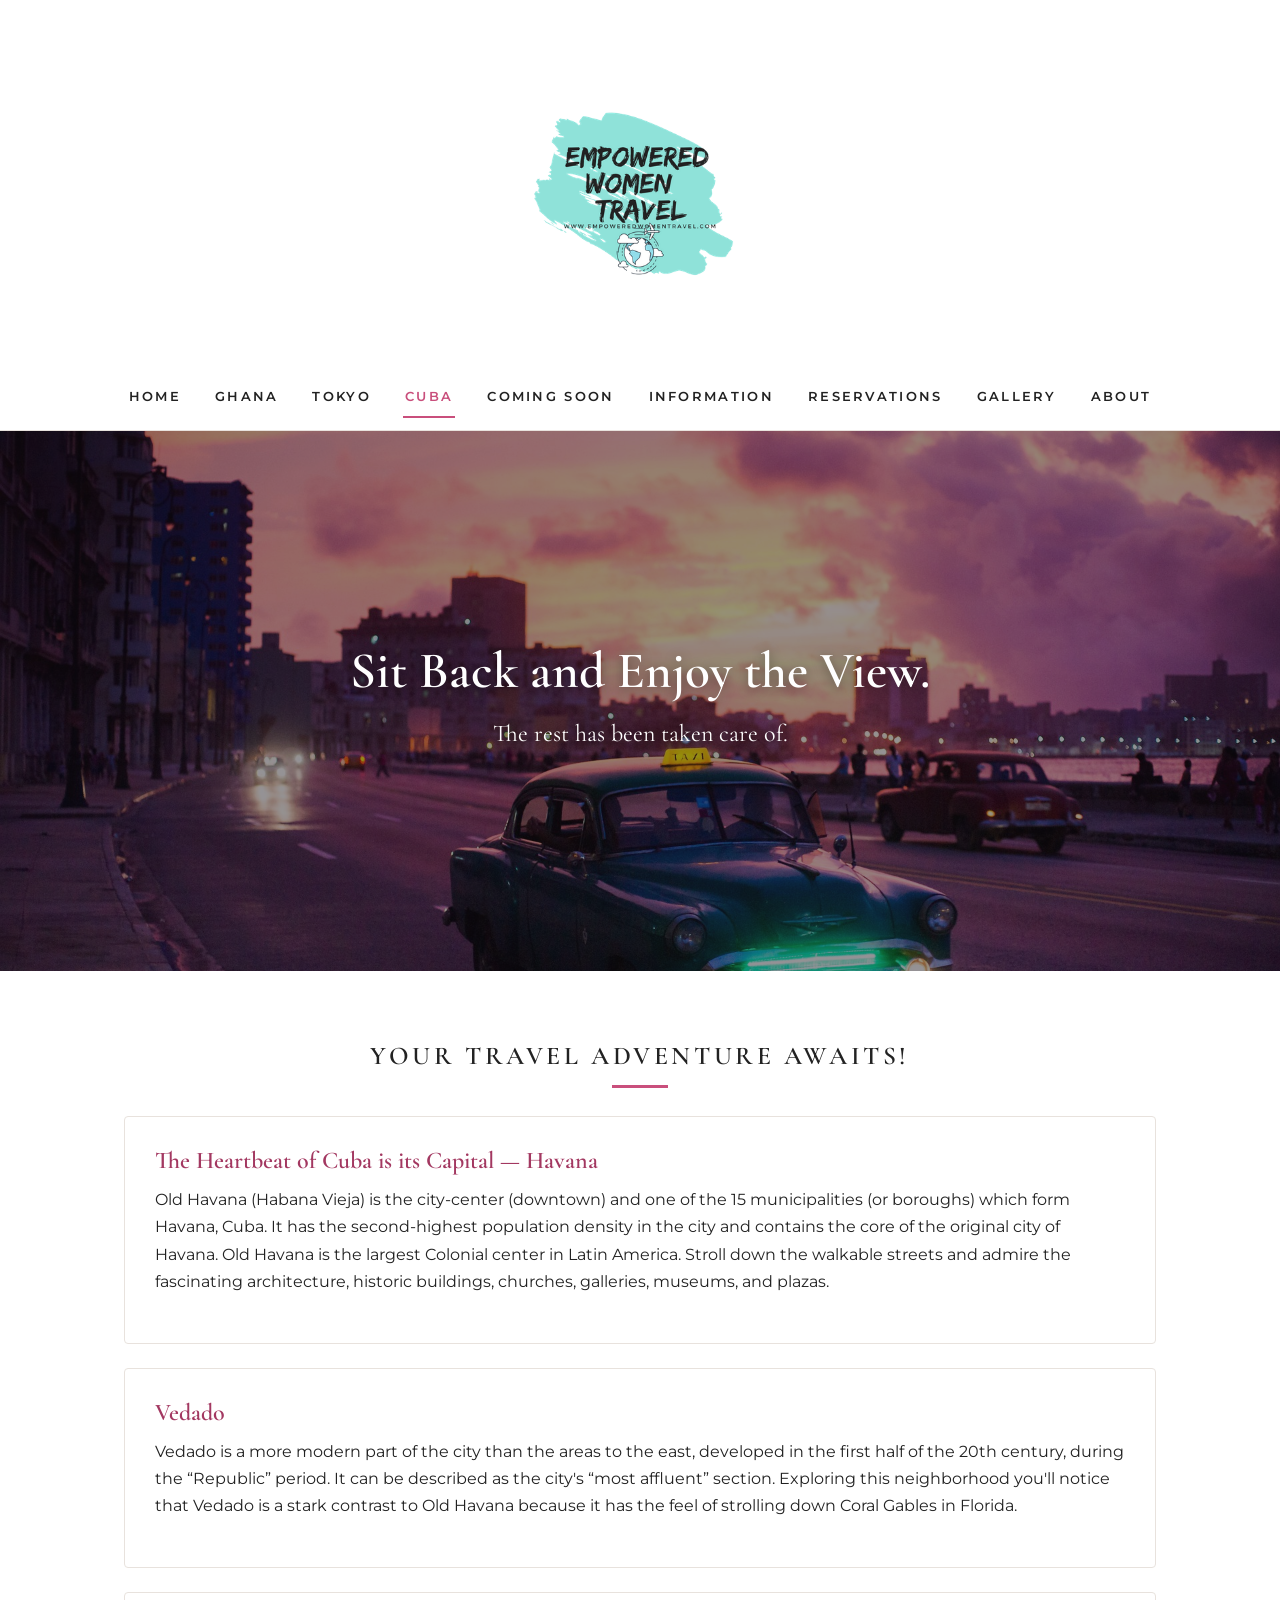
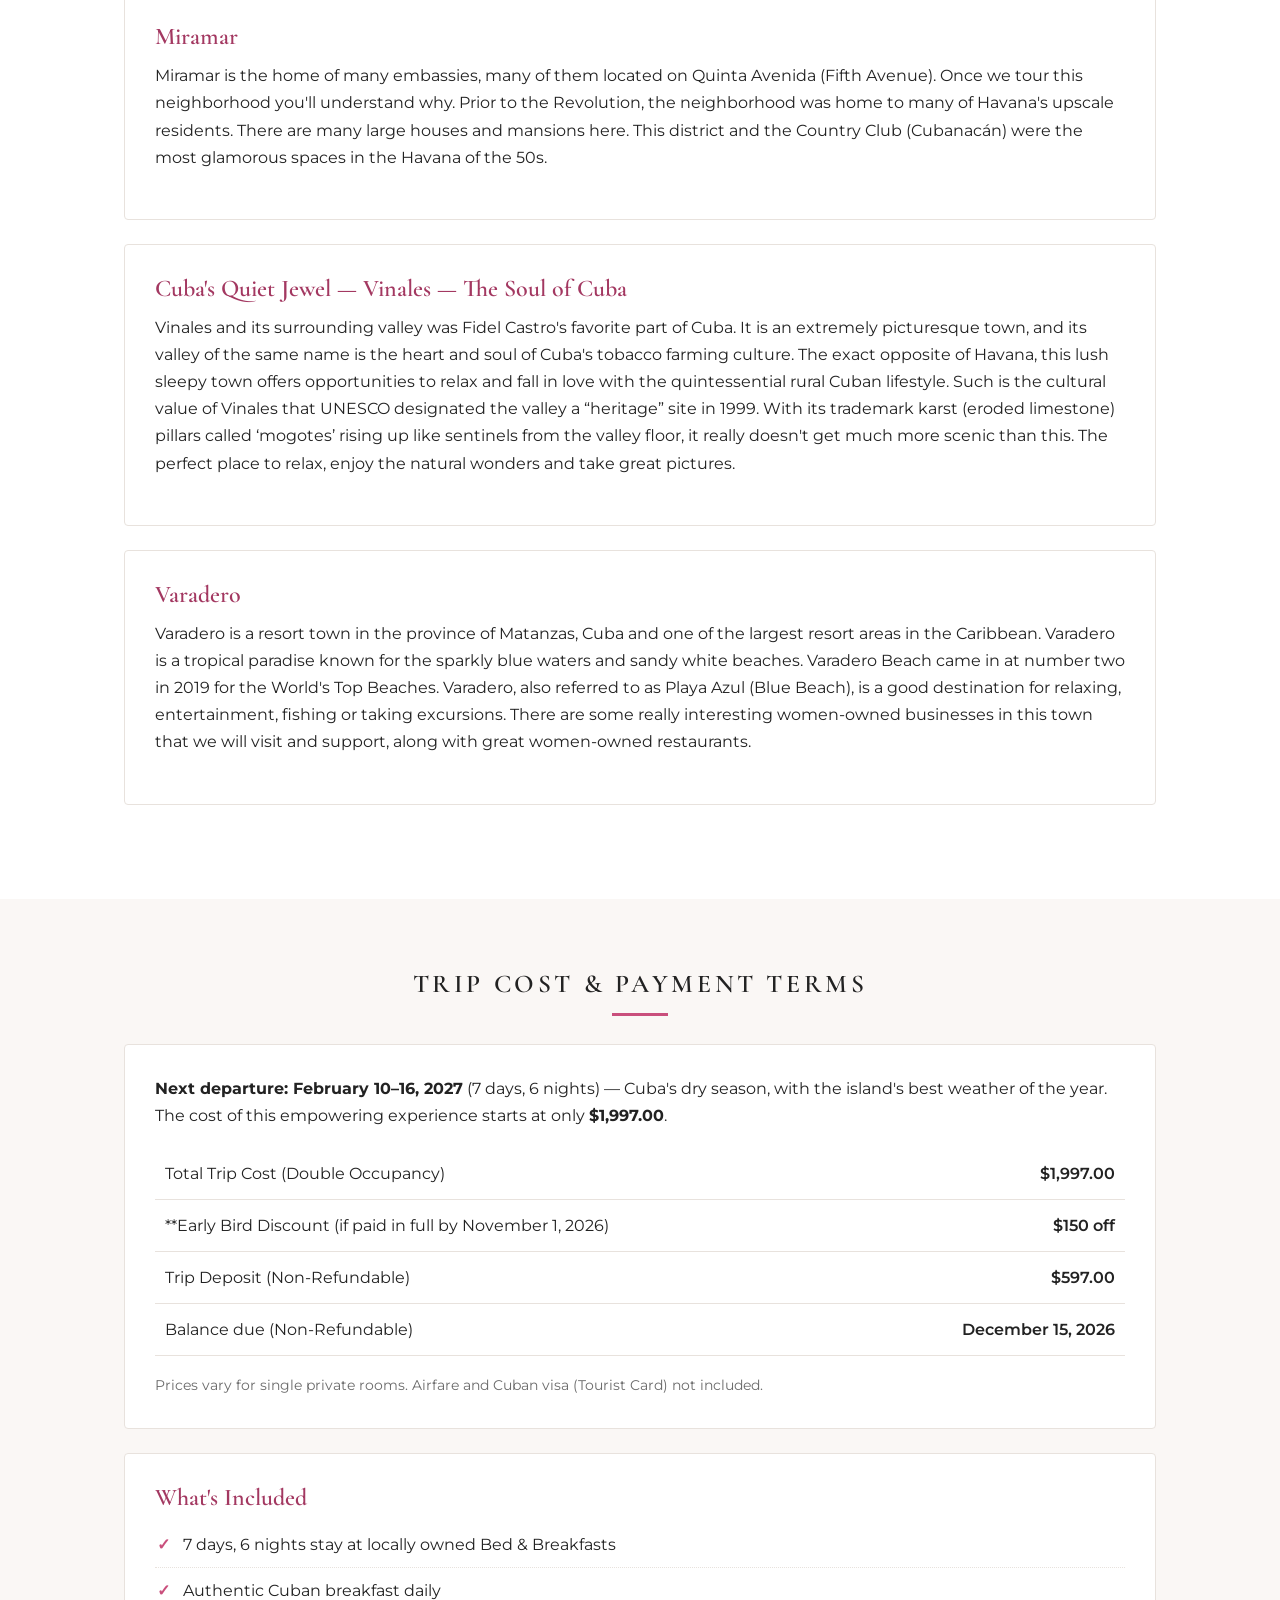
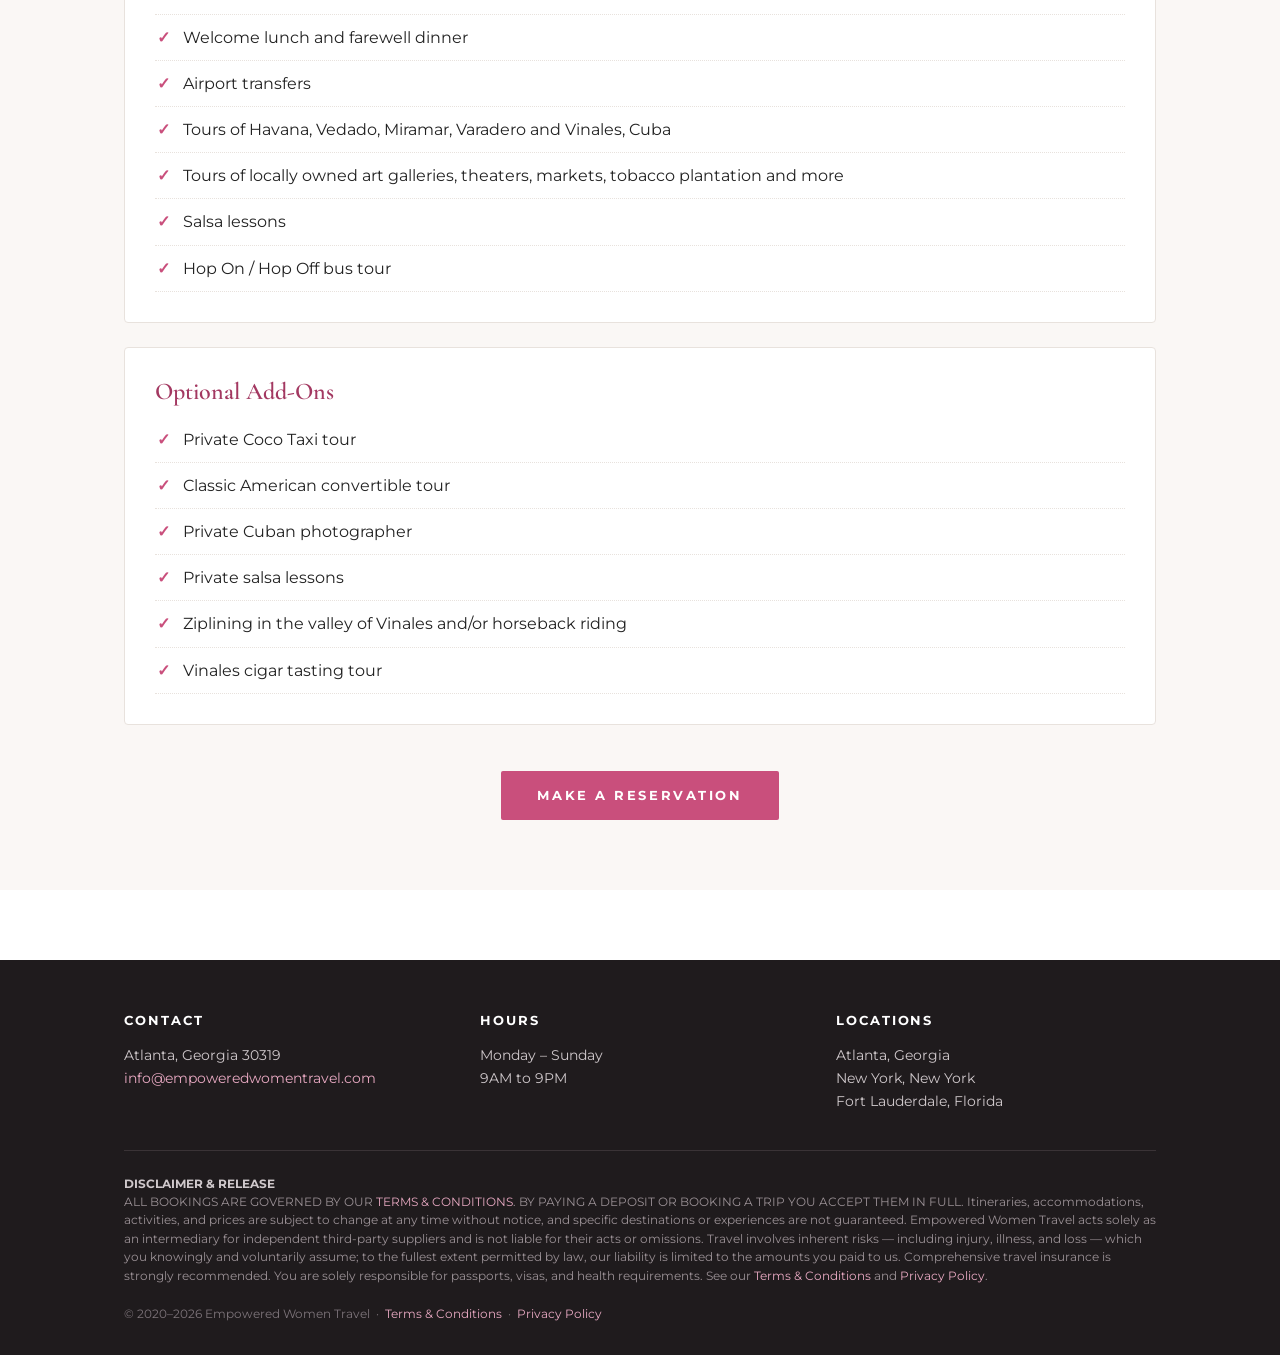
<file: itinerary.html>
<!DOCTYPE html>
<html lang="en">
<head>
  <meta charset="UTF-8">
  <meta name="viewport" content="width=device-width, initial-scale=1.0">
  <title>Cuba Itinerary — Havana to Vinales | Empowered Women Travel</title>
  <meta name="description" content="Our 7-day Cuba adventure: Havana, Vedado, Miramar, Vinales and Varadero — February 2027, from $1,997.">
  <link rel="canonical" href="https://empoweredwomentravel.com/itinerary.html">
  <link rel="icon" type="image/png" href="https://empoweredwomentravel.com/images/logo.png">
  <meta property="og:type" content="website">
  <meta property="og:site_name" content="Empowered Women Travel">
  <meta property="og:title" content="Cuba Itinerary — Havana to Vinales | Empowered Women Travel">
  <meta property="og:description" content="Our 7-day Cuba adventure: Havana, Vedado, Miramar, Vinales and Varadero — February 2027, from $1,997.">
  <meta property="og:url" content="https://empoweredwomentravel.com/itinerary.html">
  <meta property="og:image" content="https://empoweredwomentravel.com/images/og/og-cuba.jpg">
  <meta property="og:image:width" content="1200">
  <meta property="og:image:height" content="630">
  <meta name="twitter:card" content="summary_large_image">
  <meta name="twitter:title" content="Cuba Itinerary — Havana to Vinales | Empowered Women Travel">
  <meta name="twitter:description" content="Our 7-day Cuba adventure: Havana, Vedado, Miramar, Vinales and Varadero — February 2027, from $1,997.">
  <meta name="twitter:image" content="https://empoweredwomentravel.com/images/og/og-cuba.jpg">
  <link rel="preconnect" href="https://fonts.googleapis.com">
  <link href="https://fonts.googleapis.com/css2?family=Cormorant+Garamond:wght@500;600;700&family=Montserrat:wght@400;600;700&display=swap" rel="stylesheet">
  <link rel="stylesheet" href="css/style.css">
</head>
<body>

<header class="site-header">
  <div class="wrap">
    <a class="site-logo" href="index.html"><img src="images/logo.png" alt="Empowered Women Travel"></a>
    <nav class="site-nav">
      <ul>
        <li><a href="index.html">Home</a></li>
        <li><a href="ghana.html">Ghana</a></li>
        <li><a href="tokyo.html">Tokyo</a></li>
        <li><a href="itinerary.html" class="active">Cuba</a></li>
        <li><a href="destinations.html">Coming Soon</a></li>
        <li><a href="information.html">Information</a></li>
        <li><a href="reservations.html">Reservations</a></li>
        <li><a href="gallery.html">Gallery</a></li>
        <li><a href="about.html">About</a></li>
      </ul>
    </nav>
  </div>
</header>

<div class="hero" style="background-image:url('images/havana-malecon.jpg');">
  <div class="hero-inner">
    <h1>Sit Back and Enjoy the View.</h1>
    <p class="tagline">The rest has been taken care of.</p>
  </div>
</div>

<section class="band">
  <div class="wrap">
    <h2 class="section-title">Your Travel Adventure Awaits!</h2>

    <div class="card prose">
      <h3>The Heartbeat of Cuba is its Capital — Havana</h3>
      <p>Old Havana (Habana Vieja) is the city-center (downtown) and one of the 15 municipalities (or boroughs) which form Havana, Cuba. It has the second-highest population density in the city and contains the core of the original city of Havana. Old Havana is the largest Colonial center in Latin America. Stroll down the walkable streets and admire the fascinating architecture, historic buildings, churches, galleries, museums, and plazas.</p>
    </div>

    <div class="card prose">
      <h3>Vedado</h3>
      <p>Vedado is a more modern part of the city than the areas to the east, developed in the first half of the 20th century, during the &ldquo;Republic&rdquo; period. It can be described as the city's &ldquo;most affluent&rdquo; section. Exploring this neighborhood you'll notice that Vedado is a stark contrast to Old Havana because it has the feel of strolling down Coral Gables in Florida.</p>
    </div>

    <div class="card prose">
      <h3>Miramar</h3>
      <p>Miramar is the home of many embassies, many of them located on Quinta Avenida (Fifth Avenue). Once we tour this neighborhood you'll understand why. Prior to the Revolution, the neighborhood was home to many of Havana's upscale residents. There are many large houses and mansions here. This district and the Country Club (Cubanacán) were the most glamorous spaces in the Havana of the 50s.</p>
    </div>

    <div class="card prose">
      <h3>Cuba's Quiet Jewel — Vinales — The Soul of Cuba</h3>
      <p>Vinales and its surrounding valley was Fidel Castro's favorite part of Cuba. It is an extremely picturesque town, and its valley of the same name is the heart and soul of Cuba's tobacco farming culture. The exact opposite of Havana, this lush sleepy town offers opportunities to relax and fall in love with the quintessential rural Cuban lifestyle. Such is the cultural value of Vinales that UNESCO designated the valley a &ldquo;heritage&rdquo; site in 1999. With its trademark karst (eroded limestone) pillars called &lsquo;mogotes&rsquo; rising up like sentinels from the valley floor, it really doesn't get much more scenic than this. The perfect place to relax, enjoy the natural wonders and take great pictures.</p>
    </div>

    <div class="card prose">
      <h3>Varadero</h3>
      <p>Varadero is a resort town in the province of Matanzas, Cuba and one of the largest resort areas in the Caribbean. Varadero is a tropical paradise known for the sparkly blue waters and sandy white beaches. Varadero Beach came in at number two in 2019 for the World's Top Beaches. Varadero, also referred to as Playa Azul (Blue Beach), is a good destination for relaxing, entertainment, fishing or taking excursions. There are some really interesting women-owned businesses in this town that we will visit and support, along with great women-owned restaurants.</p>
    </div>
  </div>
</section>

<section class="band soft">
  <div class="wrap">
    <h2 class="section-title">Trip Cost &amp; Payment Terms</h2>
    <div class="card">
      <p class="prose"><strong>Next departure: February 10&ndash;16, 2027</strong> (7 days, 6 nights) — Cuba's dry season, with the island's best weather of the year.</p>
      <p class="prose">The cost of this empowering experience starts at only <strong>$1,997.00</strong>.</p>
      <table class="price-table">
        <tr><td>Total Trip Cost (Double Occupancy)</td><td>$1,997.00</td></tr>
        <tr><td>**Early Bird Discount (if paid in full by November 1, 2026)</td><td>$150 off</td></tr>
        <tr><td>Trip Deposit (Non-Refundable)</td><td>$597.00</td></tr>
        <tr><td>Balance due (Non-Refundable)</td><td>December 15, 2026</td></tr>
      </table>
      <p style="font-size:0.85rem;color:var(--muted);">Prices vary for single private rooms. Airfare and Cuban visa (Tourist Card) not included.</p>
    </div>

    <div class="card">
      <h3>What's Included</h3>
      <ul class="includes-list">
        <li>7 days, 6 nights stay at locally owned Bed &amp; Breakfasts</li>
        <li>Authentic Cuban breakfast daily</li>
        <li>Welcome lunch and farewell dinner</li>
        <li>Airport transfers</li>
        <li>Tours of Havana, Vedado, Miramar, Varadero and Vinales, Cuba</li>
        <li>Tours of locally owned art galleries, theaters, markets, tobacco plantation and more</li>
        <li>Salsa lessons</li>
        <li>Hop On / Hop Off bus tour</li>
      </ul>
    </div>

    <div class="card">
      <h3>Optional Add-Ons</h3>
      <ul class="includes-list">
        <li>Private Coco Taxi tour</li>
        <li>Classic American convertible tour</li>
        <li>Private Cuban photographer</li>
        <li>Private salsa lessons</li>
        <li>Ziplining in the valley of Vinales and/or horseback riding</li>
        <li>Vinales cigar tasting tour</li>
      </ul>
    </div>

    <div style="text-align:center;">
      <a class="btn" href="reservations.html">Make a Reservation</a>
    </div>
  </div>
</section>

<footer class="site-footer">
  <div class="wrap">
    <div class="footer-cols">
      <div>
        <h4>Contact</h4>
        <p>Atlanta, Georgia 30319<br>
        <a href="mailto:info@empoweredwomentravel.com">info@empoweredwomentravel.com</a></p>
      </div>
      <div>
        <h4>Hours</h4>
        <p>Monday – Sunday<br>9AM to 9PM</p>
      </div>
      <div>
        <h4>Locations</h4>
        <p>Atlanta, Georgia<br>New York, New York<br>Fort Lauderdale, Florida</p>
      </div>
    </div>
    <div class="disclaimer">
      <p><strong>DISCLAIMER &amp; RELEASE</strong></p>
      <p>ALL BOOKINGS ARE GOVERNED BY OUR <a href="terms.html">TERMS &amp; CONDITIONS</a>. BY PAYING A DEPOSIT OR BOOKING A TRIP YOU ACCEPT THEM IN FULL. Itineraries, accommodations, activities, and prices are subject to change at any time without notice, and specific destinations or experiences are not guaranteed. Empowered Women Travel acts solely as an intermediary for independent third-party suppliers and is not liable for their acts or omissions. Travel involves inherent risks &mdash; including injury, illness, and loss &mdash; which you knowingly and voluntarily assume; to the fullest extent permitted by law, our liability is limited to the amounts you paid to us. Comprehensive travel insurance is strongly recommended. You are solely responsible for passports, visas, and health requirements. See our <a href="terms.html">Terms &amp; Conditions</a> and <a href="privacy.html">Privacy Policy</a>.</p>
    </div>
    <p class="copyright">&copy; 2020&ndash;2026 Empowered Women Travel &nbsp;&middot;&nbsp; <a href="terms.html">Terms &amp; Conditions</a> &nbsp;&middot;&nbsp; <a href="privacy.html">Privacy Policy</a></p>
  </div>
</footer>

</body>
</html>
</file>
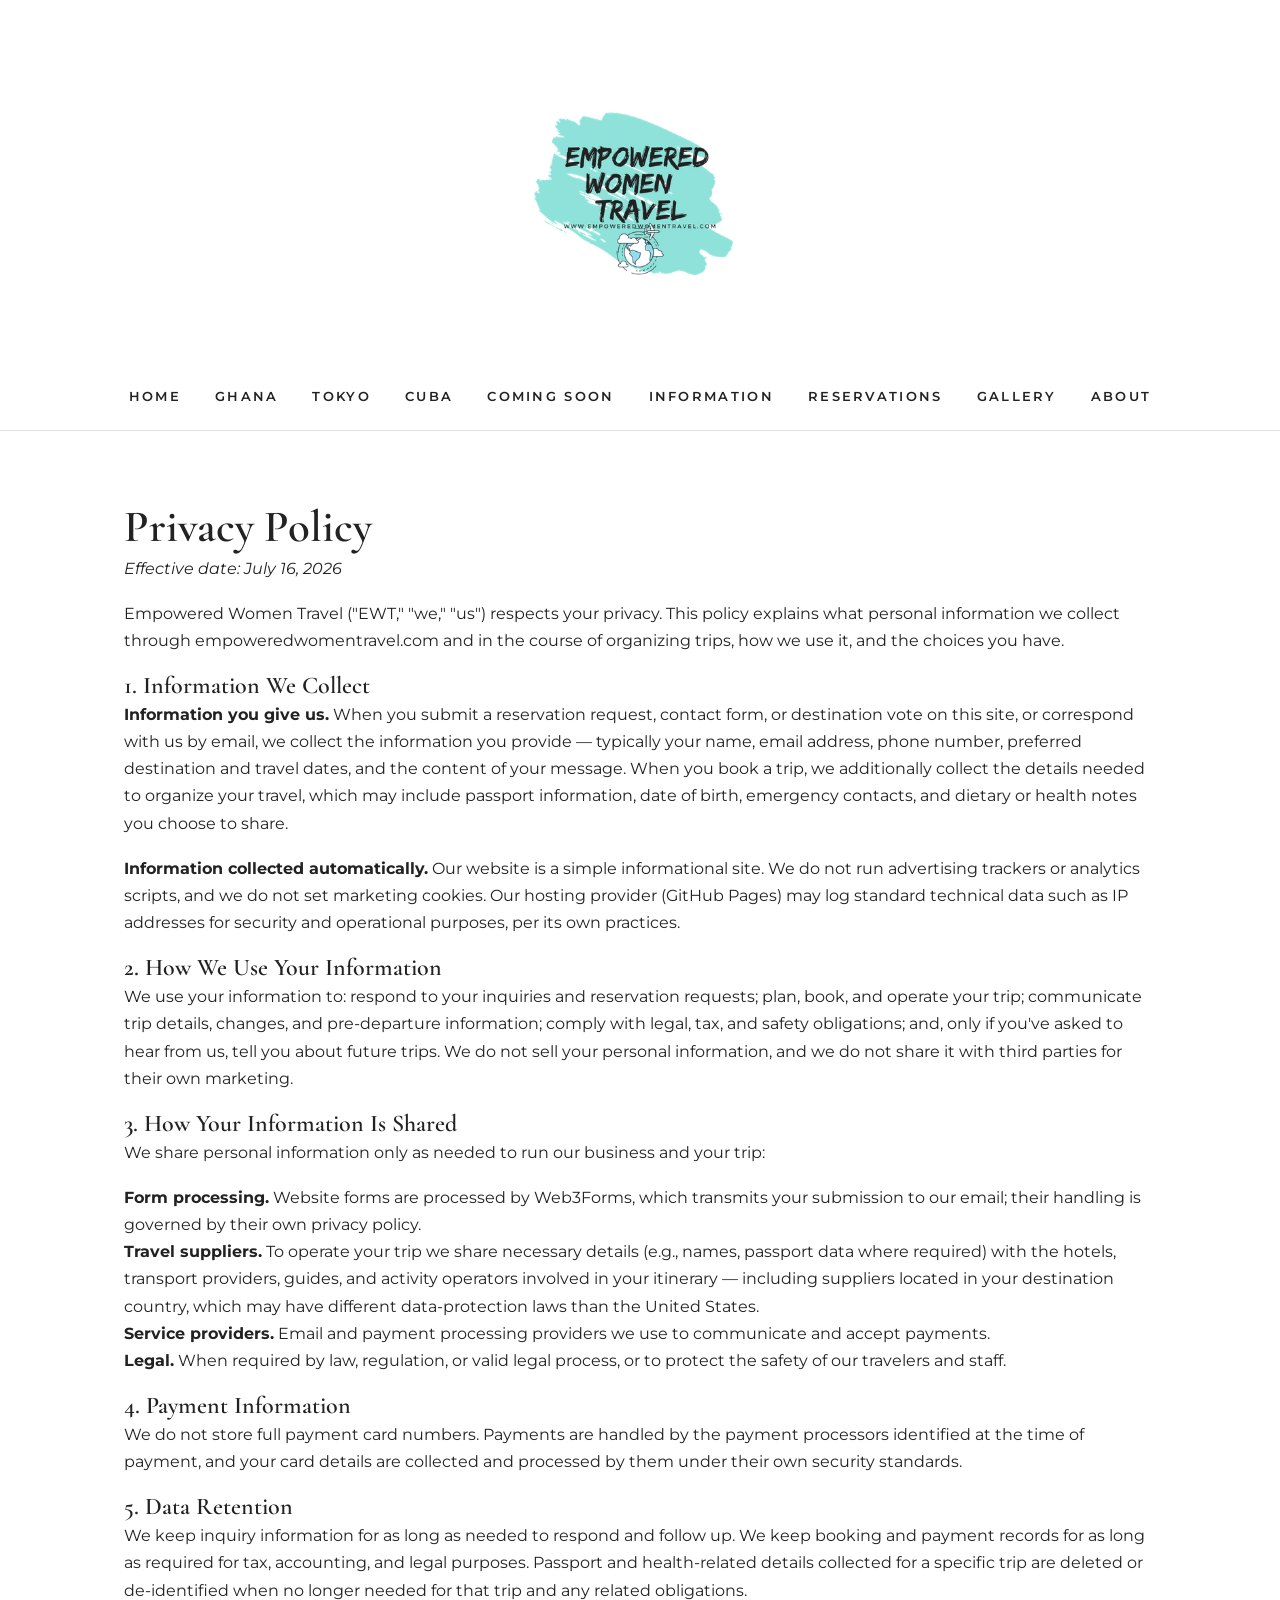
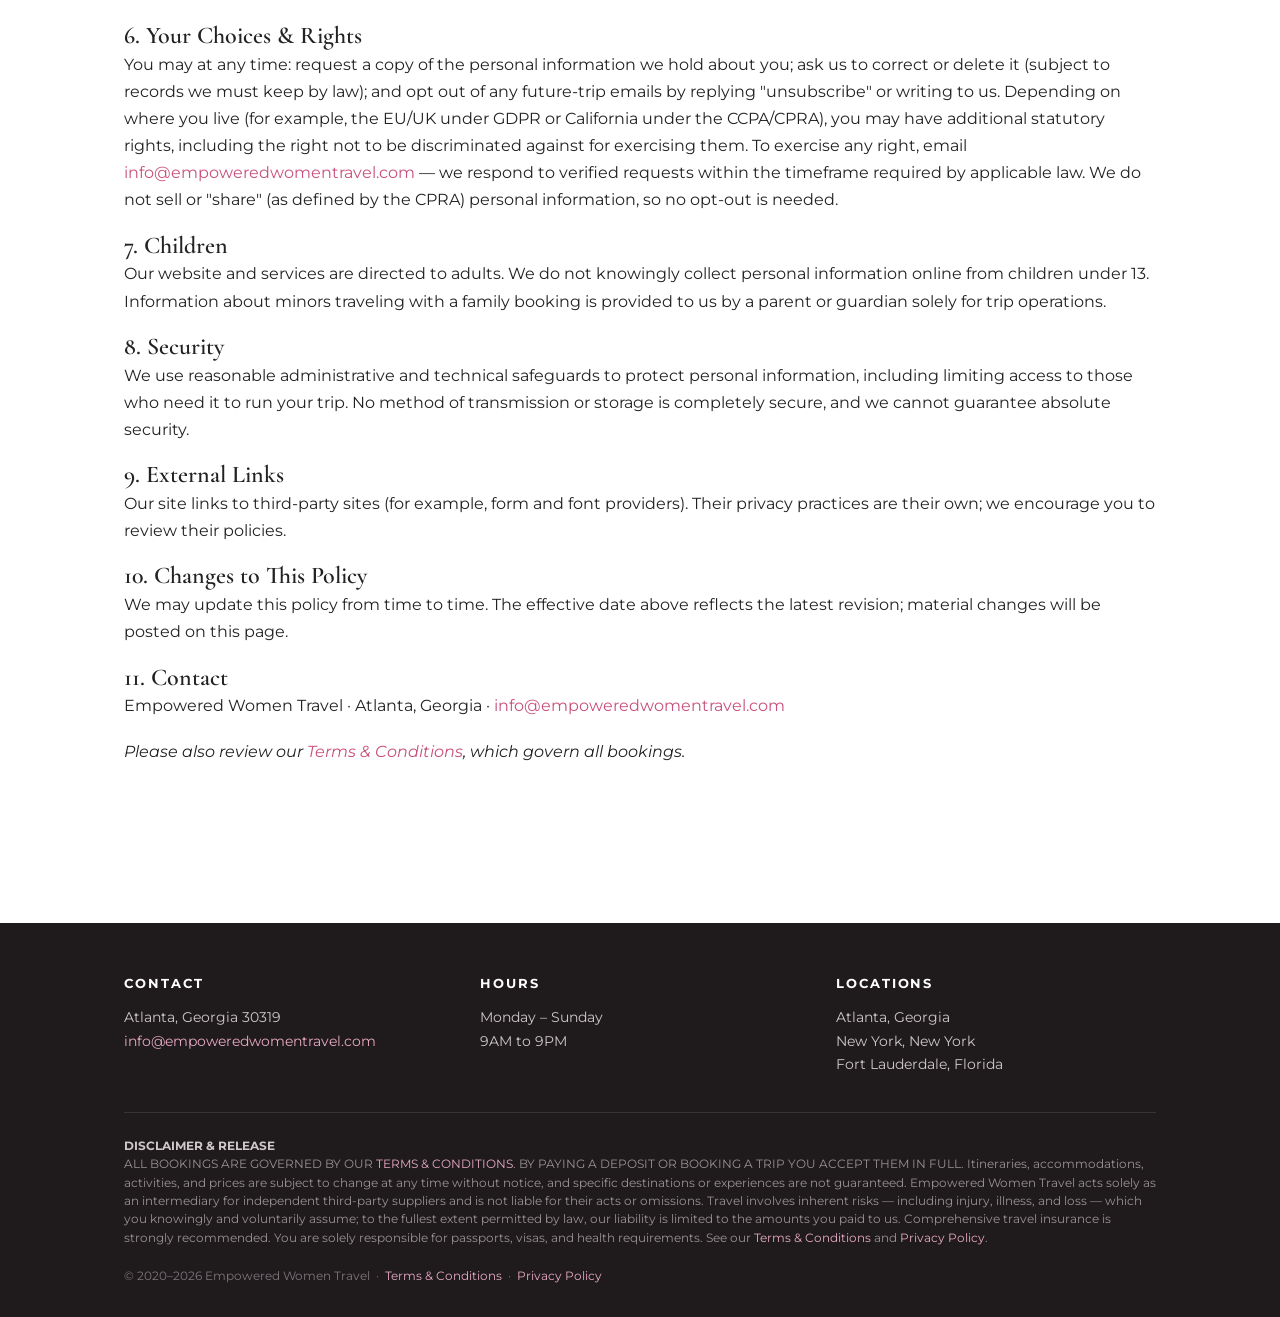
<file: privacy.html>
<!DOCTYPE html>
<html lang="en">
<head>
  <meta charset="UTF-8">
  <meta name="viewport" content="width=device-width, initial-scale=1.0">
  <title>Privacy Policy | Empowered Women Travel</title>
  <meta name="description" content="How Empowered Women Travel collects, uses, and protects your personal information.">
  <link rel="canonical" href="https://empoweredwomentravel.com/privacy.html">
  <link rel="icon" type="image/png" href="https://empoweredwomentravel.com/images/logo.png">
  <meta name="robots" content="index, follow">
  <meta property="og:type" content="website">
  <meta property="og:site_name" content="Empowered Women Travel">
  <meta property="og:title" content="Privacy Policy | Empowered Women Travel">
  <meta property="og:description" content="How Empowered Women Travel collects, uses, and protects your personal information.">
  <meta property="og:url" content="https://empoweredwomentravel.com/privacy.html">
  <link rel="preconnect" href="https://fonts.googleapis.com">
  <link href="https://fonts.googleapis.com/css2?family=Cormorant+Garamond:wght@500;600;700&family=Montserrat:wght@400;600;700&display=swap" rel="stylesheet">
  <link rel="stylesheet" href="css/style.css">
</head>
<body>

<header class="site-header">
  <div class="wrap">
    <a class="site-logo" href="index.html"><img src="images/logo.png" alt="Empowered Women Travel"></a>
    <nav class="site-nav">
      <ul>
        <li><a href="index.html">Home</a></li>
        <li><a href="ghana.html">Ghana</a></li>
        <li><a href="tokyo.html">Tokyo</a></li>
        <li><a href="itinerary.html">Cuba</a></li>
        <li><a href="destinations.html">Coming Soon</a></li>
        <li><a href="information.html">Information</a></li>
        <li><a href="reservations.html">Reservations</a></li>
        <li><a href="gallery.html">Gallery</a></li>
        <li><a href="about.html">About</a></li>
      </ul>
    </nav>
  </div>
</header>

<section class="band">
  <div class="wrap">
    <div class="prose">
      <h1>Privacy Policy</h1>
      <p><em>Effective date: July 16, 2026</em></p>
      <p>Empowered Women Travel ("EWT," "we," "us") respects your privacy. This policy explains what personal information we collect through empoweredwomentravel.com and in the course of organizing trips, how we use it, and the choices you have.</p>

      <h3>1. Information We Collect</h3>
      <p><strong>Information you give us.</strong> When you submit a reservation request, contact form, or destination vote on this site, or correspond with us by email, we collect the information you provide — typically your name, email address, phone number, preferred destination and travel dates, and the content of your message. When you book a trip, we additionally collect the details needed to organize your travel, which may include passport information, date of birth, emergency contacts, and dietary or health notes you choose to share.</p>
      <p><strong>Information collected automatically.</strong> Our website is a simple informational site. We do not run advertising trackers or analytics scripts, and we do not set marketing cookies. Our hosting provider (GitHub Pages) may log standard technical data such as IP addresses for security and operational purposes, per its own practices.</p>

      <h3>2. How We Use Your Information</h3>
      <p>We use your information to: respond to your inquiries and reservation requests; plan, book, and operate your trip; communicate trip details, changes, and pre-departure information; comply with legal, tax, and safety obligations; and, only if you've asked to hear from us, tell you about future trips. We do not sell your personal information, and we do not share it with third parties for their own marketing.</p>

      <h3>3. How Your Information Is Shared</h3>
      <p>We share personal information only as needed to run our business and your trip:</p>
      <p><strong>Form processing.</strong> Website forms are processed by Web3Forms, which transmits your submission to our email; their handling is governed by their own privacy policy.<br>
      <strong>Travel suppliers.</strong> To operate your trip we share necessary details (e.g., names, passport data where required) with the hotels, transport providers, guides, and activity operators involved in your itinerary — including suppliers located in your destination country, which may have different data-protection laws than the United States.<br>
      <strong>Service providers.</strong> Email and payment processing providers we use to communicate and accept payments.<br>
      <strong>Legal.</strong> When required by law, regulation, or valid legal process, or to protect the safety of our travelers and staff.</p>

      <h3>4. Payment Information</h3>
      <p>We do not store full payment card numbers. Payments are handled by the payment processors identified at the time of payment, and your card details are collected and processed by them under their own security standards.</p>

      <h3>5. Data Retention</h3>
      <p>We keep inquiry information for as long as needed to respond and follow up. We keep booking and payment records for as long as required for tax, accounting, and legal purposes. Passport and health-related details collected for a specific trip are deleted or de-identified when no longer needed for that trip and any related obligations.</p>

      <h3>6. Your Choices &amp; Rights</h3>
      <p>You may at any time: request a copy of the personal information we hold about you; ask us to correct or delete it (subject to records we must keep by law); and opt out of any future-trip emails by replying "unsubscribe" or writing to us. Depending on where you live (for example, the EU/UK under GDPR or California under the CCPA/CPRA), you may have additional statutory rights, including the right not to be discriminated against for exercising them. To exercise any right, email <a href="mailto:info@empoweredwomentravel.com">info@empoweredwomentravel.com</a> — we respond to verified requests within the timeframe required by applicable law. We do not sell or "share" (as defined by the CPRA) personal information, so no opt-out is needed.</p>

      <h3>7. Children</h3>
      <p>Our website and services are directed to adults. We do not knowingly collect personal information online from children under 13. Information about minors traveling with a family booking is provided to us by a parent or guardian solely for trip operations.</p>

      <h3>8. Security</h3>
      <p>We use reasonable administrative and technical safeguards to protect personal information, including limiting access to those who need it to run your trip. No method of transmission or storage is completely secure, and we cannot guarantee absolute security.</p>

      <h3>9. External Links</h3>
      <p>Our site links to third-party sites (for example, form and font providers). Their privacy practices are their own; we encourage you to review their policies.</p>

      <h3>10. Changes to This Policy</h3>
      <p>We may update this policy from time to time. The effective date above reflects the latest revision; material changes will be posted on this page.</p>

      <h3>11. Contact</h3>
      <p>Empowered Women Travel · Atlanta, Georgia · <a href="mailto:info@empoweredwomentravel.com">info@empoweredwomentravel.com</a></p>

      <p><em>Please also review our <a href="terms.html">Terms &amp; Conditions</a>, which govern all bookings.</em></p>
    </div>
  </div>
</section>

<footer class="site-footer">
  <div class="wrap">
    <div class="footer-cols">
      <div>
        <h4>Contact</h4>
        <p>Atlanta, Georgia 30319<br>
        <a href="mailto:info@empoweredwomentravel.com">info@empoweredwomentravel.com</a></p>
      </div>
      <div>
        <h4>Hours</h4>
        <p>Monday – Sunday<br>9AM to 9PM</p>
      </div>
      <div>
        <h4>Locations</h4>
        <p>Atlanta, Georgia<br>New York, New York<br>Fort Lauderdale, Florida</p>
      </div>
    </div>
    <div class="disclaimer">
      <p><strong>DISCLAIMER &amp; RELEASE</strong></p>
      <p>ALL BOOKINGS ARE GOVERNED BY OUR <a href="terms.html">TERMS &amp; CONDITIONS</a>. BY PAYING A DEPOSIT OR BOOKING A TRIP YOU ACCEPT THEM IN FULL. Itineraries, accommodations, activities, and prices are subject to change at any time without notice, and specific destinations or experiences are not guaranteed. Empowered Women Travel acts solely as an intermediary for independent third-party suppliers and is not liable for their acts or omissions. Travel involves inherent risks — including injury, illness, and loss — which you knowingly and voluntarily assume; to the fullest extent permitted by law, our liability is limited to the amounts you paid to us. Comprehensive travel insurance is strongly recommended. You are solely responsible for passports, visas, and health requirements. See our <a href="terms.html">Terms &amp; Conditions</a> and <a href="privacy.html">Privacy Policy</a>.</p>
    </div>
    <p class="copyright">&copy; 2020&ndash;2026 Empowered Women Travel &nbsp;&middot;&nbsp; <a href="terms.html">Terms &amp; Conditions</a> &nbsp;&middot;&nbsp; <a href="privacy.html">Privacy Policy</a></p>
  </div>
</footer>

</body>
</html>
</file>
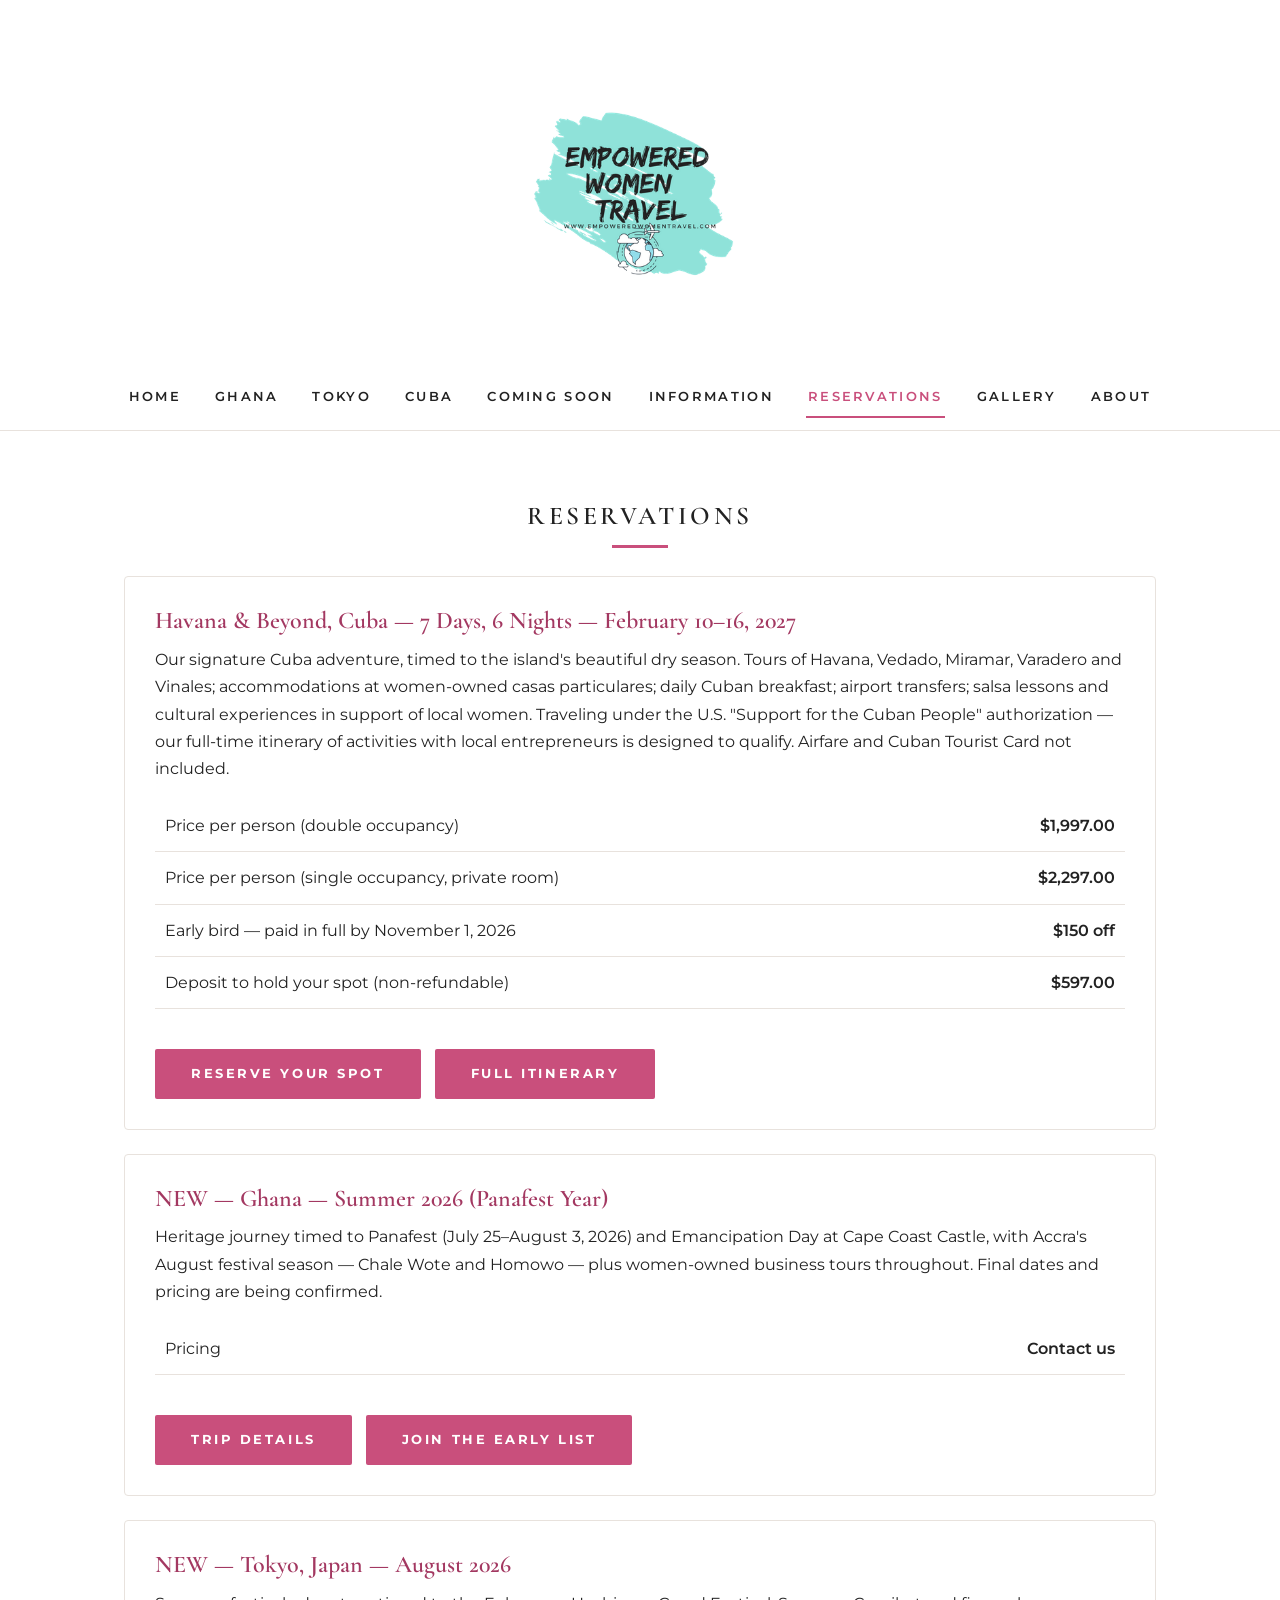
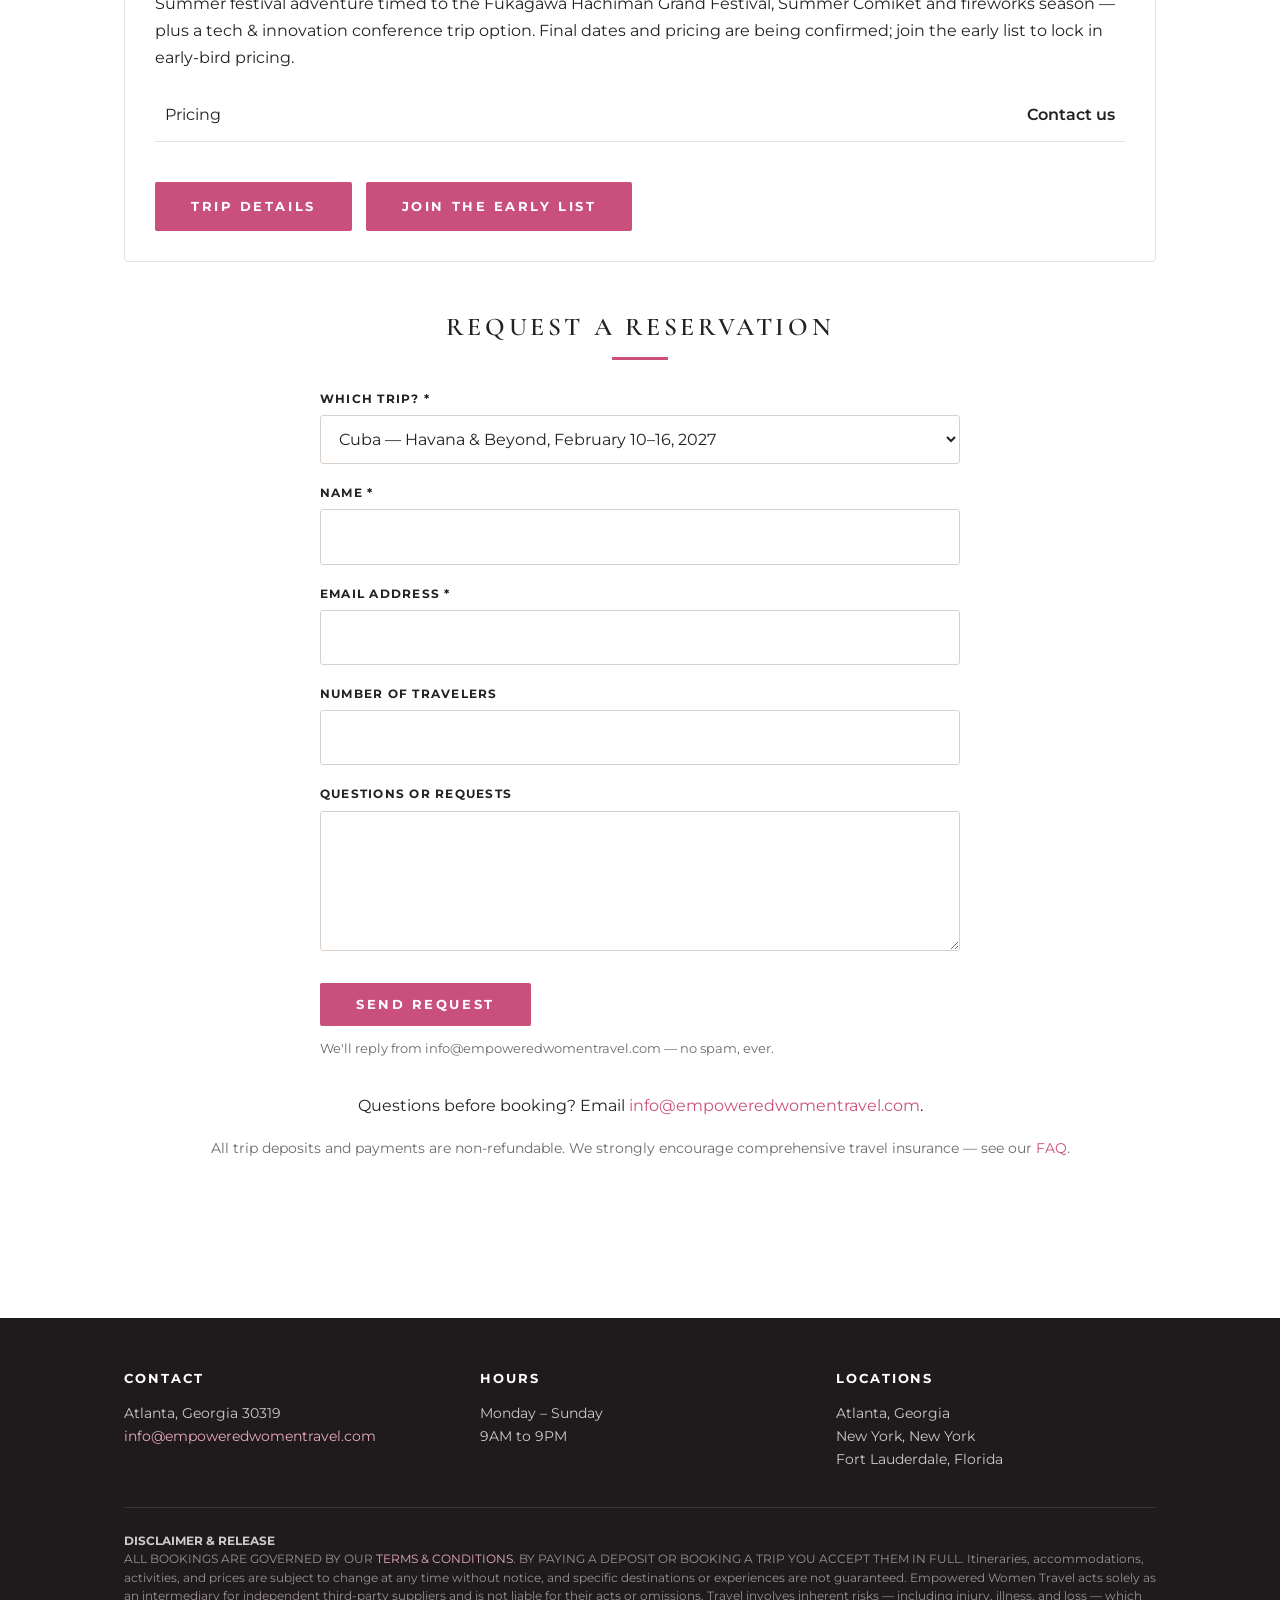
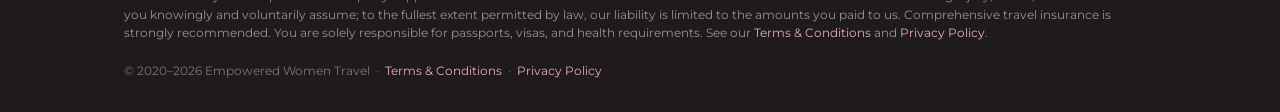
<file: reservations.html>
<!DOCTYPE html>
<html lang="en">
<head>
  <meta charset="UTF-8">
  <meta name="viewport" content="width=device-width, initial-scale=1.0">
  <title>Reservations — Cuba, Ghana & Tokyo | Empowered Women Travel</title>
  <meta name="description" content="Reserve your spot: Cuba February 2027, plus Ghana and Tokyo 2026 early lists. Email to book.">
  <link rel="canonical" href="https://empoweredwomentravel.com/reservations.html">
  <link rel="icon" type="image/png" href="https://empoweredwomentravel.com/images/logo.png">
  <meta property="og:type" content="website">
  <meta property="og:site_name" content="Empowered Women Travel">
  <meta property="og:title" content="Reservations — Cuba, Ghana & Tokyo | Empowered Women Travel">
  <meta property="og:description" content="Reserve your spot: Cuba February 2027, plus Ghana and Tokyo 2026 early lists. Email to book.">
  <meta property="og:url" content="https://empoweredwomentravel.com/reservations.html">
  <meta property="og:image" content="https://empoweredwomentravel.com/images/og/og-reservations.jpg">
  <meta property="og:image:width" content="1200">
  <meta property="og:image:height" content="630">
  <meta name="twitter:card" content="summary_large_image">
  <meta name="twitter:title" content="Reservations — Cuba, Ghana & Tokyo | Empowered Women Travel">
  <meta name="twitter:description" content="Reserve your spot: Cuba February 2027, plus Ghana and Tokyo 2026 early lists. Email to book.">
  <meta name="twitter:image" content="https://empoweredwomentravel.com/images/og/og-reservations.jpg">
  <link rel="preconnect" href="https://fonts.googleapis.com">
  <link href="https://fonts.googleapis.com/css2?family=Cormorant+Garamond:wght@500;600;700&family=Montserrat:wght@400;600;700&display=swap" rel="stylesheet">
  <link rel="stylesheet" href="css/style.css">
</head>
<body>

<header class="site-header">
  <div class="wrap">
    <a class="site-logo" href="index.html"><img src="images/logo.png" alt="Empowered Women Travel"></a>
    <nav class="site-nav">
      <ul>
        <li><a href="index.html">Home</a></li>
        <li><a href="ghana.html">Ghana</a></li>
        <li><a href="tokyo.html">Tokyo</a></li>
        <li><a href="itinerary.html">Cuba</a></li>
        <li><a href="destinations.html">Coming Soon</a></li>
        <li><a href="information.html">Information</a></li>
        <li><a href="reservations.html" class="active">Reservations</a></li>
        <li><a href="gallery.html">Gallery</a></li>
        <li><a href="about.html">About</a></li>
      </ul>
    </nav>
  </div>
</header>

<section class="band">
  <div class="wrap">
    <h2 class="section-title">Reservations</h2>

    <div class="card">
      <h3>Havana &amp; Beyond, Cuba — 7 Days, 6 Nights — February 10&ndash;16, 2027</h3>
      <p class="prose">Our signature Cuba adventure, timed to the island's beautiful dry season. Tours of Havana, Vedado, Miramar, Varadero and Vinales; accommodations at women-owned casas particulares; daily Cuban breakfast; airport transfers; salsa lessons and cultural experiences in support of local women. Traveling under the U.S. "Support for the Cuban People" authorization — our full-time itinerary of activities with local entrepreneurs is designed to qualify. Airfare and Cuban Tourist Card not included.</p>
      <table class="price-table">
        <tr><td>Price per person (double occupancy)</td><td>$1,997.00</td></tr>
        <tr><td>Price per person (single occupancy, private room)</td><td>$2,297.00</td></tr>
        <tr><td>Early bird — paid in full by November 1, 2026</td><td>$150 off</td></tr>
        <tr><td>Deposit to hold your spot (non-refundable)</td><td>$597.00</td></tr>
      </table>
      <a class="btn" href="#request" data-trip="cuba" style="margin-right:10px;">Reserve Your Spot</a>
      <a class="btn" href="itinerary.html">Full Itinerary</a>
    </div>

    <div class="card">
      <h3>NEW — Ghana — Summer 2026 (Panafest Year)</h3>
      <p class="prose">Heritage journey timed to Panafest (July 25&ndash;August 3, 2026) and Emancipation Day at Cape Coast Castle, with Accra's August festival season — Chale Wote and Homowo — plus women-owned business tours throughout. Final dates and pricing are being confirmed.</p>
      <table class="price-table">
        <tr><td>Pricing</td><td>Contact us</td></tr>
      </table>
      <a class="btn" href="ghana.html" style="margin-right:10px;">Trip Details</a>
      <a class="btn" href="#request" data-trip="ghana">Join the Early List</a>
    </div>

    <div class="card">
      <h3>NEW — Tokyo, Japan — August 2026</h3>
      <p class="prose">Summer festival adventure timed to the Fukagawa Hachiman Grand Festival, Summer Comiket and fireworks season — plus a tech &amp; innovation conference trip option. Final dates and pricing are being confirmed; join the early list to lock in early-bird pricing.</p>
      <table class="price-table">
        <tr><td>Pricing</td><td>Contact us</td></tr>
      </table>
      <a class="btn" href="tokyo.html" style="margin-right:10px;">Trip Details</a>
      <a class="btn" href="#request" data-trip="tokyo">Join the Early List</a>
    </div>

    <div id="request" style="margin-top:50px;">
      <h2 class="section-title">Request a Reservation</h2>
      <form class="ewt-form" action="https://api.web3forms.com/submit" method="POST">
      <input type="hidden" name="access_key" value="bd0210f6-2adb-44ed-9111-33a87b069921">
      <input type="hidden" name="subject" value="Trip request - Reservations page">
      <input type="hidden" name="redirect" value="https://empoweredwomentravel.com/thanks.html">
      <input type="checkbox" name="botcheck" style="display:none;" tabindex="-1" autocomplete="off">
      <label for="trip-select">Which trip? *</label>
      <select id="trip-select" name="trip" required>
        <option value="Cuba - Havana and Beyond, February 10-16, 2027" data-key="cuba">Cuba &mdash; Havana &amp; Beyond, February 10&ndash;16, 2027</option>
        <option value="Ghana - Summer 2026 (early list)" data-key="ghana">Ghana &mdash; Summer 2026 (early list)</option>
        <option value="Tokyo - August 2026 (early list)" data-key="tokyo">Tokyo &mdash; August 2026 (early list)</option>
        <option value="Tokyo - Conference trip" data-key="tokyo-conference">Tokyo &mdash; Conference trip</option>
        <option value="General question" data-key="general">General question</option>
      </select>
      <label for="r-name">Name *</label>
      <input type="text" id="r-name" name="name" required>
      <label for="r-email">Email Address *</label>
      <input type="email" id="r-email" name="email" required>
      <label for="r-travelers">Number of travelers</label>
      <input type="text" id="r-travelers" name="travelers">
      <label for="r-message">Questions or requests</label>
      <textarea id="r-message" name="message"></textarea>
      <button type="submit" class="btn">Send Request</button>
      <p class="form-note">We'll reply from info@empoweredwomentravel.com &mdash; no spam, ever.</p>
    </form>
    </div>

    <div class="prose" style="text-align:center;margin-top:32px;">
      <p>Questions before booking? Email <a href="mailto:info@empoweredwomentravel.com">info@empoweredwomentravel.com</a>.</p>
      <p style="font-size:0.85rem;color:var(--muted);">All trip deposits and payments are non-refundable. We strongly encourage comprehensive travel insurance — see our <a href="about.html">FAQ</a>.</p>
    </div>
  </div>
</section>

<footer class="site-footer">
  <div class="wrap">
    <div class="footer-cols">
      <div>
        <h4>Contact</h4>
        <p>Atlanta, Georgia 30319<br>
        <a href="mailto:info@empoweredwomentravel.com">info@empoweredwomentravel.com</a></p>
      </div>
      <div>
        <h4>Hours</h4>
        <p>Monday – Sunday<br>9AM to 9PM</p>
      </div>
      <div>
        <h4>Locations</h4>
        <p>Atlanta, Georgia<br>New York, New York<br>Fort Lauderdale, Florida</p>
      </div>
    </div>
    <div class="disclaimer">
      <p><strong>DISCLAIMER &amp; RELEASE</strong></p>
      <p>ALL BOOKINGS ARE GOVERNED BY OUR <a href="terms.html">TERMS &amp; CONDITIONS</a>. BY PAYING A DEPOSIT OR BOOKING A TRIP YOU ACCEPT THEM IN FULL. Itineraries, accommodations, activities, and prices are subject to change at any time without notice, and specific destinations or experiences are not guaranteed. Empowered Women Travel acts solely as an intermediary for independent third-party suppliers and is not liable for their acts or omissions. Travel involves inherent risks &mdash; including injury, illness, and loss &mdash; which you knowingly and voluntarily assume; to the fullest extent permitted by law, our liability is limited to the amounts you paid to us. Comprehensive travel insurance is strongly recommended. You are solely responsible for passports, visas, and health requirements. See our <a href="terms.html">Terms &amp; Conditions</a> and <a href="privacy.html">Privacy Policy</a>.</p>
    </div>
    <p class="copyright">&copy; 2020&ndash;2026 Empowered Women Travel &nbsp;&middot;&nbsp; <a href="terms.html">Terms &amp; Conditions</a> &nbsp;&middot;&nbsp; <a href="privacy.html">Privacy Policy</a></p>
  </div>
</footer>

<script>
(function () {
  var sel = document.getElementById('trip-select');
  if (!sel) return;
  function pick(key) {
    for (var i = 0; i < sel.options.length; i++)
      if (sel.options[i].dataset.key === key) { sel.selectedIndex = i; break; }
  }
  var q = new URLSearchParams(location.search).get('trip');
  if (q) pick(q);
  document.querySelectorAll('[data-trip]').forEach(function (a) {
    a.addEventListener('click', function () { pick(a.dataset.trip); });
  });
})();
</script>
</body>
</html>
</file>
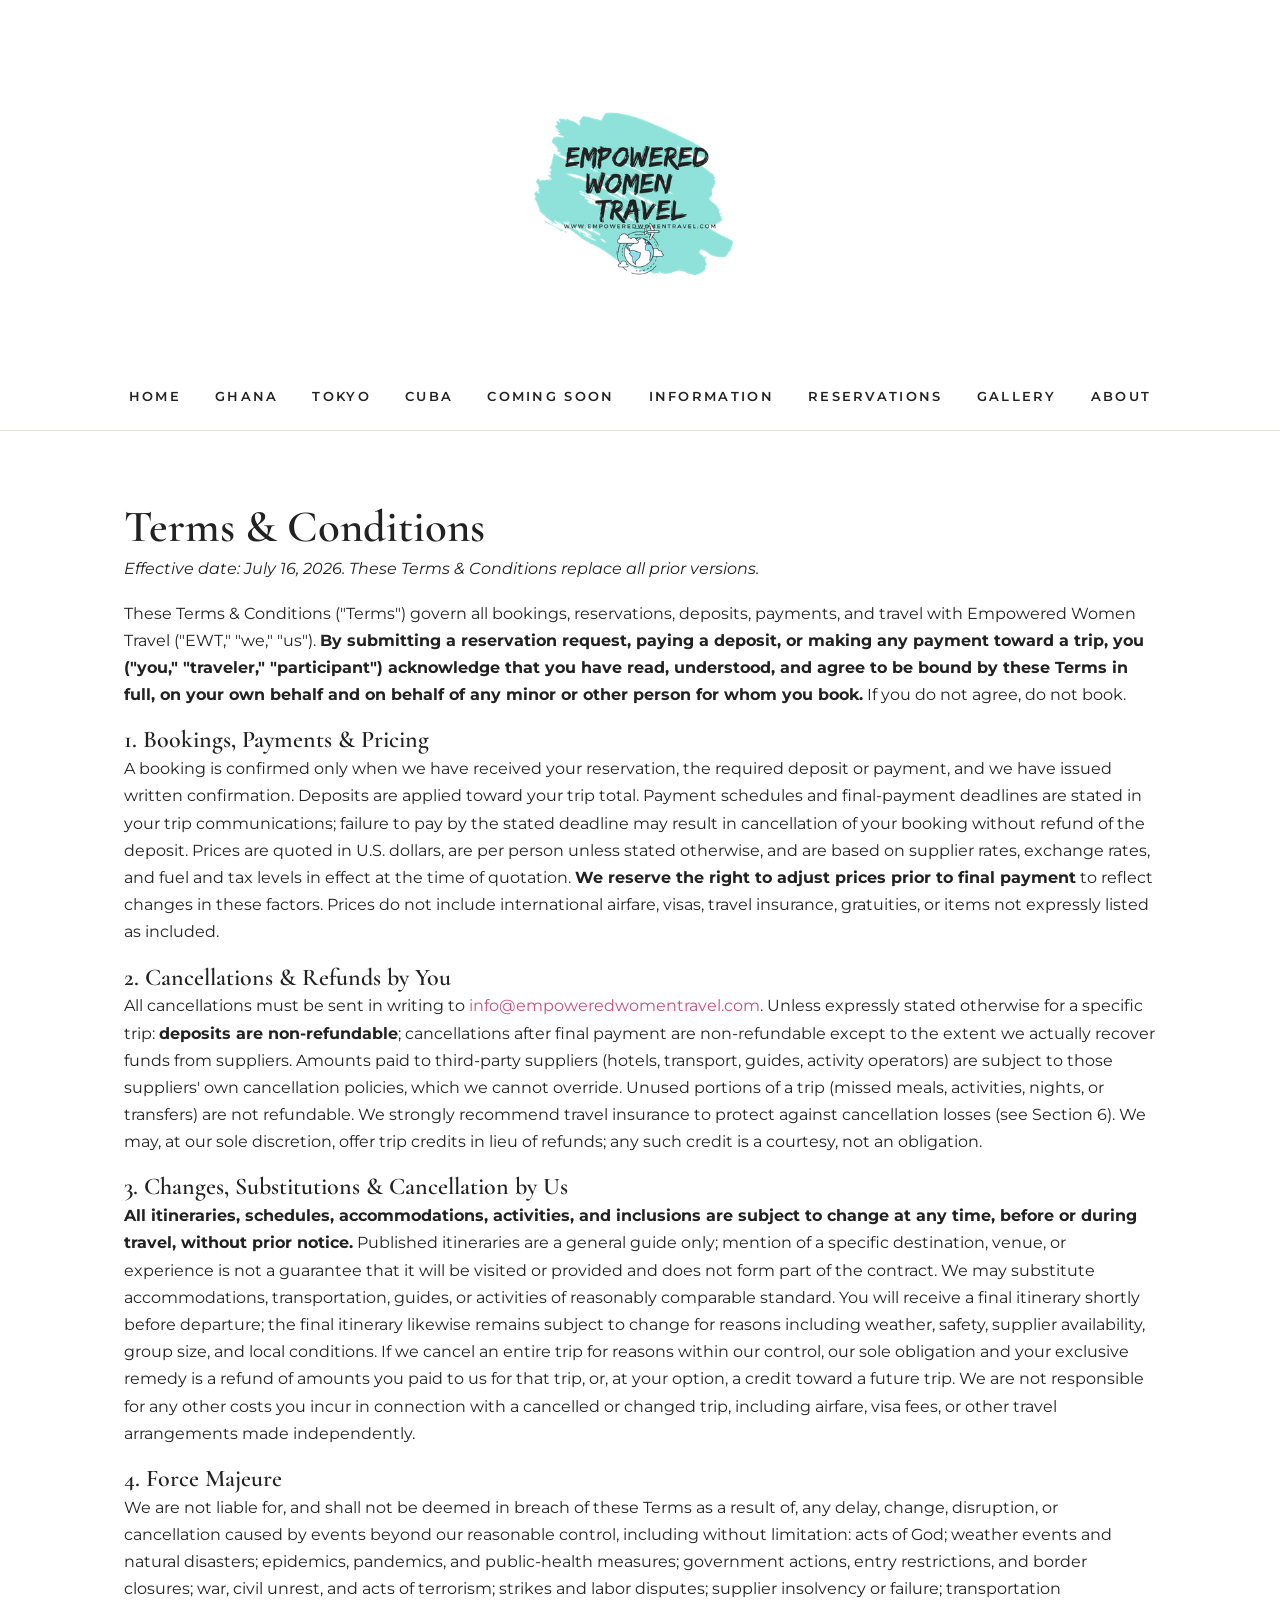
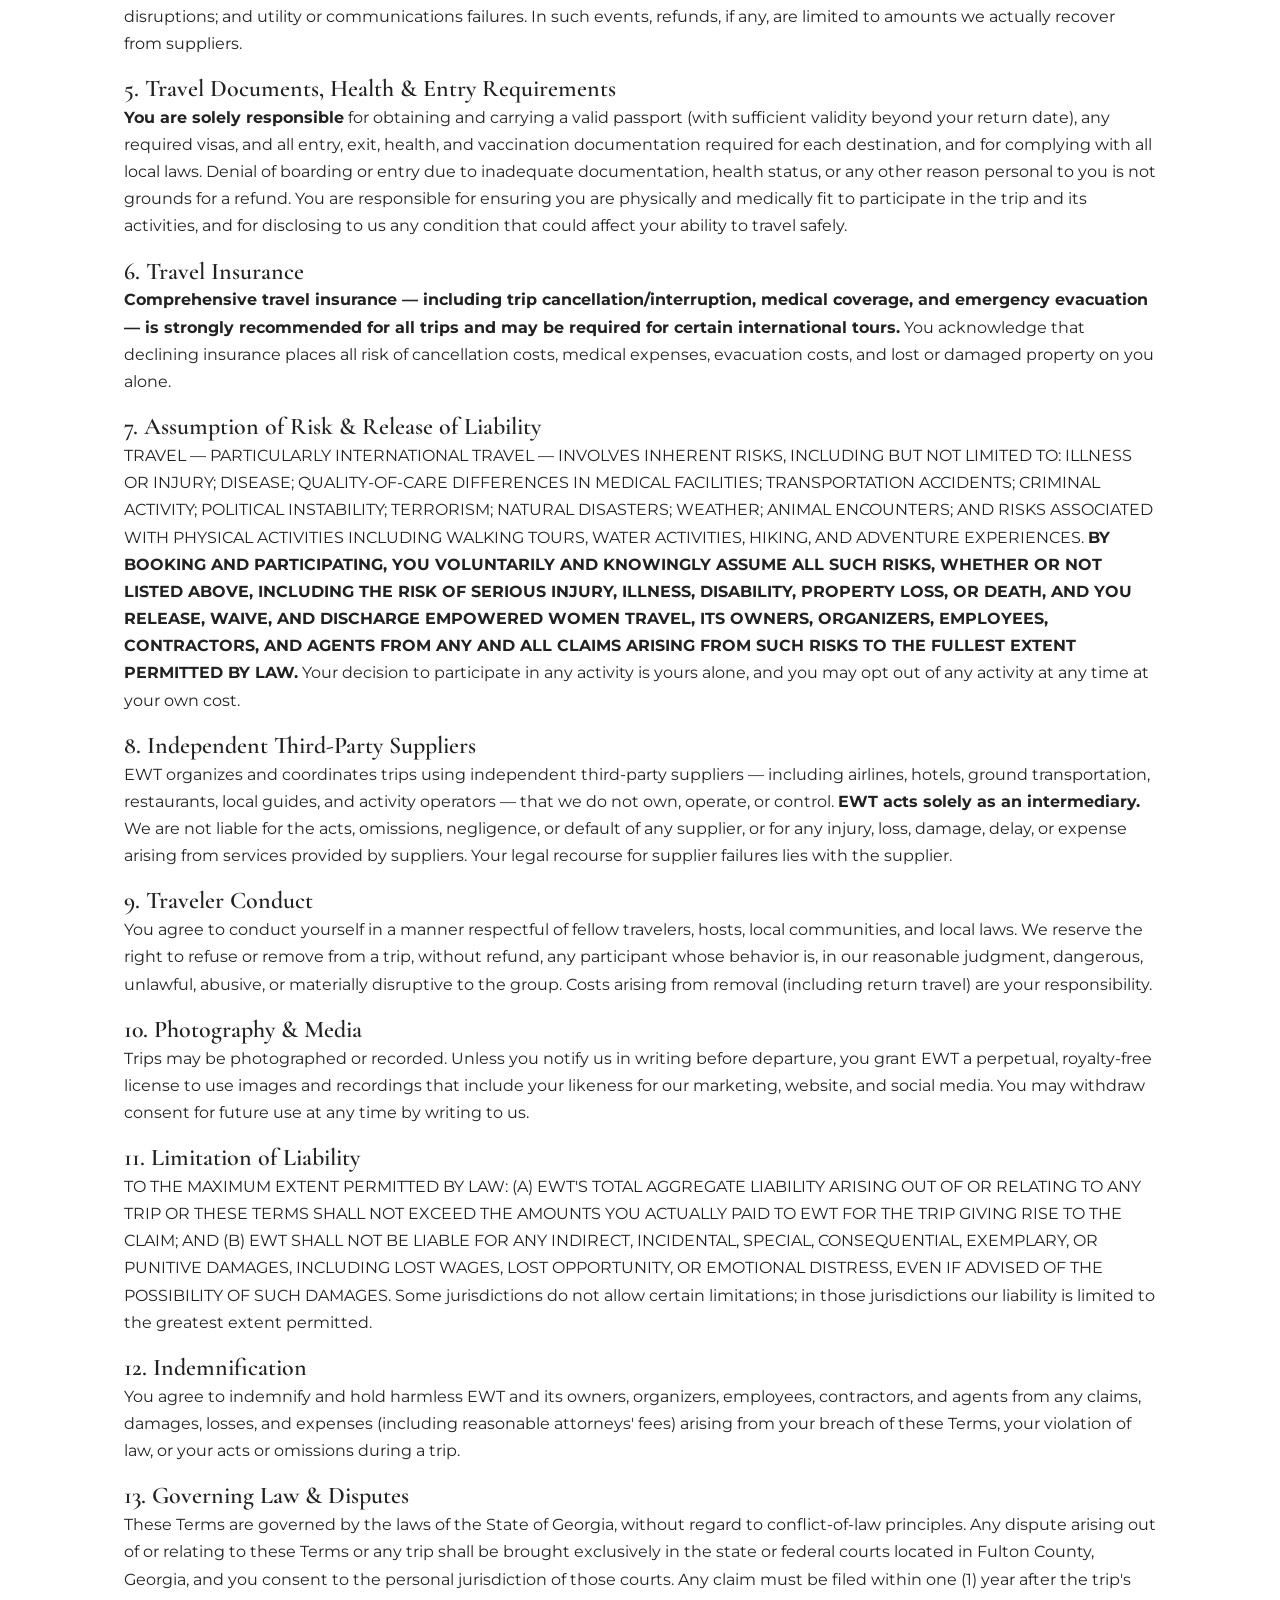
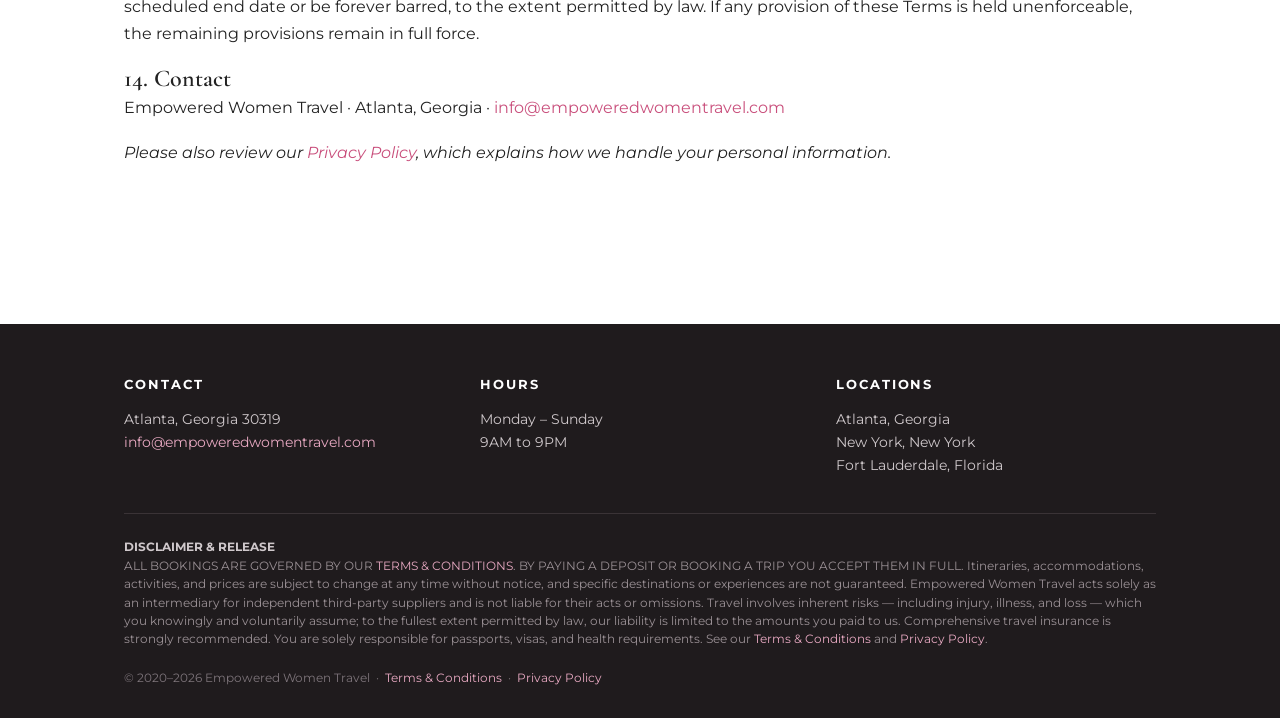
<file: terms.html>
<!DOCTYPE html>
<html lang="en">
<head>
  <meta charset="UTF-8">
  <meta name="viewport" content="width=device-width, initial-scale=1.0">
  <title>Terms &amp; Conditions | Empowered Women Travel</title>
  <meta name="description" content="Booking terms and conditions for Empowered Women Travel tours: payments, cancellations, assumption of risk, travel insurance, and limitation of liability.">
  <link rel="canonical" href="https://empoweredwomentravel.com/terms.html">
  <link rel="icon" type="image/png" href="https://empoweredwomentravel.com/images/logo.png">
  <meta name="robots" content="index, follow">
  <meta property="og:type" content="website">
  <meta property="og:site_name" content="Empowered Women Travel">
  <meta property="og:title" content="Terms &amp; Conditions | Empowered Women Travel">
  <meta property="og:description" content="Booking terms and conditions for Empowered Women Travel tours.">
  <meta property="og:url" content="https://empoweredwomentravel.com/terms.html">
  <link rel="preconnect" href="https://fonts.googleapis.com">
  <link href="https://fonts.googleapis.com/css2?family=Cormorant+Garamond:wght@500;600;700&family=Montserrat:wght@400;600;700&display=swap" rel="stylesheet">
  <link rel="stylesheet" href="css/style.css">
</head>
<body>

<header class="site-header">
  <div class="wrap">
    <a class="site-logo" href="index.html"><img src="images/logo.png" alt="Empowered Women Travel"></a>
    <nav class="site-nav">
      <ul>
        <li><a href="index.html">Home</a></li>
        <li><a href="ghana.html">Ghana</a></li>
        <li><a href="tokyo.html">Tokyo</a></li>
        <li><a href="itinerary.html">Cuba</a></li>
        <li><a href="destinations.html">Coming Soon</a></li>
        <li><a href="information.html">Information</a></li>
        <li><a href="reservations.html">Reservations</a></li>
        <li><a href="gallery.html">Gallery</a></li>
        <li><a href="about.html">About</a></li>
      </ul>
    </nav>
  </div>
</header>

<section class="band">
  <div class="wrap">
    <div class="prose">
      <h1>Terms &amp; Conditions</h1>
      <p><em>Effective date: July 16, 2026. These Terms &amp; Conditions replace all prior versions.</em></p>
      <p>These Terms &amp; Conditions ("Terms") govern all bookings, reservations, deposits, payments, and travel with Empowered Women Travel ("EWT," "we," "us"). <strong>By submitting a reservation request, paying a deposit, or making any payment toward a trip, you ("you," "traveler," "participant") acknowledge that you have read, understood, and agree to be bound by these Terms in full, on your own behalf and on behalf of any minor or other person for whom you book.</strong> If you do not agree, do not book.</p>

      <h3>1. Bookings, Payments &amp; Pricing</h3>
      <p>A booking is confirmed only when we have received your reservation, the required deposit or payment, and we have issued written confirmation. Deposits are applied toward your trip total. Payment schedules and final-payment deadlines are stated in your trip communications; failure to pay by the stated deadline may result in cancellation of your booking without refund of the deposit. Prices are quoted in U.S. dollars, are per person unless stated otherwise, and are based on supplier rates, exchange rates, and fuel and tax levels in effect at the time of quotation. <strong>We reserve the right to adjust prices prior to final payment</strong> to reflect changes in these factors. Prices do not include international airfare, visas, travel insurance, gratuities, or items not expressly listed as included.</p>

      <h3>2. Cancellations &amp; Refunds by You</h3>
      <p>All cancellations must be sent in writing to <a href="mailto:info@empoweredwomentravel.com">info@empoweredwomentravel.com</a>. Unless expressly stated otherwise for a specific trip: <strong>deposits are non-refundable</strong>; cancellations after final payment are non-refundable except to the extent we actually recover funds from suppliers. Amounts paid to third-party suppliers (hotels, transport, guides, activity operators) are subject to those suppliers' own cancellation policies, which we cannot override. Unused portions of a trip (missed meals, activities, nights, or transfers) are not refundable. We strongly recommend travel insurance to protect against cancellation losses (see Section 6). We may, at our sole discretion, offer trip credits in lieu of refunds; any such credit is a courtesy, not an obligation.</p>

      <h3>3. Changes, Substitutions &amp; Cancellation by Us</h3>
      <p><strong>All itineraries, schedules, accommodations, activities, and inclusions are subject to change at any time, before or during travel, without prior notice.</strong> Published itineraries are a general guide only; mention of a specific destination, venue, or experience is not a guarantee that it will be visited or provided and does not form part of the contract. We may substitute accommodations, transportation, guides, or activities of reasonably comparable standard. You will receive a final itinerary shortly before departure; the final itinerary likewise remains subject to change for reasons including weather, safety, supplier availability, group size, and local conditions. If we cancel an entire trip for reasons within our control, our sole obligation and your exclusive remedy is a refund of amounts you paid to us for that trip, or, at your option, a credit toward a future trip. We are not responsible for any other costs you incur in connection with a cancelled or changed trip, including airfare, visa fees, or other travel arrangements made independently.</p>

      <h3>4. Force Majeure</h3>
      <p>We are not liable for, and shall not be deemed in breach of these Terms as a result of, any delay, change, disruption, or cancellation caused by events beyond our reasonable control, including without limitation: acts of God; weather events and natural disasters; epidemics, pandemics, and public-health measures; government actions, entry restrictions, and border closures; war, civil unrest, and acts of terrorism; strikes and labor disputes; supplier insolvency or failure; transportation disruptions; and utility or communications failures. In such events, refunds, if any, are limited to amounts we actually recover from suppliers.</p>

      <h3>5. Travel Documents, Health &amp; Entry Requirements</h3>
      <p><strong>You are solely responsible</strong> for obtaining and carrying a valid passport (with sufficient validity beyond your return date), any required visas, and all entry, exit, health, and vaccination documentation required for each destination, and for complying with all local laws. Denial of boarding or entry due to inadequate documentation, health status, or any other reason personal to you is not grounds for a refund. You are responsible for ensuring you are physically and medically fit to participate in the trip and its activities, and for disclosing to us any condition that could affect your ability to travel safely.</p>

      <h3>6. Travel Insurance</h3>
      <p><strong>Comprehensive travel insurance — including trip cancellation/interruption, medical coverage, and emergency evacuation — is strongly recommended for all trips and may be required for certain international tours.</strong> You acknowledge that declining insurance places all risk of cancellation costs, medical expenses, evacuation costs, and lost or damaged property on you alone.</p>

      <h3>7. Assumption of Risk &amp; Release of Liability</h3>
      <p>TRAVEL — PARTICULARLY INTERNATIONAL TRAVEL — INVOLVES INHERENT RISKS, INCLUDING BUT NOT LIMITED TO: ILLNESS OR INJURY; DISEASE; QUALITY-OF-CARE DIFFERENCES IN MEDICAL FACILITIES; TRANSPORTATION ACCIDENTS; CRIMINAL ACTIVITY; POLITICAL INSTABILITY; TERRORISM; NATURAL DISASTERS; WEATHER; ANIMAL ENCOUNTERS; AND RISKS ASSOCIATED WITH PHYSICAL ACTIVITIES INCLUDING WALKING TOURS, WATER ACTIVITIES, HIKING, AND ADVENTURE EXPERIENCES. <strong>BY BOOKING AND PARTICIPATING, YOU VOLUNTARILY AND KNOWINGLY ASSUME ALL SUCH RISKS, WHETHER OR NOT LISTED ABOVE, INCLUDING THE RISK OF SERIOUS INJURY, ILLNESS, DISABILITY, PROPERTY LOSS, OR DEATH, AND YOU RELEASE, WAIVE, AND DISCHARGE EMPOWERED WOMEN TRAVEL, ITS OWNERS, ORGANIZERS, EMPLOYEES, CONTRACTORS, AND AGENTS FROM ANY AND ALL CLAIMS ARISING FROM SUCH RISKS TO THE FULLEST EXTENT PERMITTED BY LAW.</strong> Your decision to participate in any activity is yours alone, and you may opt out of any activity at any time at your own cost.</p>

      <h3>8. Independent Third-Party Suppliers</h3>
      <p>EWT organizes and coordinates trips using independent third-party suppliers — including airlines, hotels, ground transportation, restaurants, local guides, and activity operators — that we do not own, operate, or control. <strong>EWT acts solely as an intermediary.</strong> We are not liable for the acts, omissions, negligence, or default of any supplier, or for any injury, loss, damage, delay, or expense arising from services provided by suppliers. Your legal recourse for supplier failures lies with the supplier.</p>

      <h3>9. Traveler Conduct</h3>
      <p>You agree to conduct yourself in a manner respectful of fellow travelers, hosts, local communities, and local laws. We reserve the right to refuse or remove from a trip, without refund, any participant whose behavior is, in our reasonable judgment, dangerous, unlawful, abusive, or materially disruptive to the group. Costs arising from removal (including return travel) are your responsibility.</p>

      <h3>10. Photography &amp; Media</h3>
      <p>Trips may be photographed or recorded. Unless you notify us in writing before departure, you grant EWT a perpetual, royalty-free license to use images and recordings that include your likeness for our marketing, website, and social media. You may withdraw consent for future use at any time by writing to us.</p>

      <h3>11. Limitation of Liability</h3>
      <p>TO THE MAXIMUM EXTENT PERMITTED BY LAW: (A) EWT'S TOTAL AGGREGATE LIABILITY ARISING OUT OF OR RELATING TO ANY TRIP OR THESE TERMS SHALL NOT EXCEED THE AMOUNTS YOU ACTUALLY PAID TO EWT FOR THE TRIP GIVING RISE TO THE CLAIM; AND (B) EWT SHALL NOT BE LIABLE FOR ANY INDIRECT, INCIDENTAL, SPECIAL, CONSEQUENTIAL, EXEMPLARY, OR PUNITIVE DAMAGES, INCLUDING LOST WAGES, LOST OPPORTUNITY, OR EMOTIONAL DISTRESS, EVEN IF ADVISED OF THE POSSIBILITY OF SUCH DAMAGES. Some jurisdictions do not allow certain limitations; in those jurisdictions our liability is limited to the greatest extent permitted.</p>

      <h3>12. Indemnification</h3>
      <p>You agree to indemnify and hold harmless EWT and its owners, organizers, employees, contractors, and agents from any claims, damages, losses, and expenses (including reasonable attorneys' fees) arising from your breach of these Terms, your violation of law, or your acts or omissions during a trip.</p>

      <h3>13. Governing Law &amp; Disputes</h3>
      <p>These Terms are governed by the laws of the State of Georgia, without regard to conflict-of-law principles. Any dispute arising out of or relating to these Terms or any trip shall be brought exclusively in the state or federal courts located in Fulton County, Georgia, and you consent to the personal jurisdiction of those courts. Any claim must be filed within one (1) year after the trip's scheduled end date or be forever barred, to the extent permitted by law. If any provision of these Terms is held unenforceable, the remaining provisions remain in full force.</p>

      <h3>14. Contact</h3>
      <p>Empowered Women Travel · Atlanta, Georgia · <a href="mailto:info@empoweredwomentravel.com">info@empoweredwomentravel.com</a></p>

      <p><em>Please also review our <a href="privacy.html">Privacy Policy</a>, which explains how we handle your personal information.</em></p>
    </div>
  </div>
</section>

<footer class="site-footer">
  <div class="wrap">
    <div class="footer-cols">
      <div>
        <h4>Contact</h4>
        <p>Atlanta, Georgia 30319<br>
        <a href="mailto:info@empoweredwomentravel.com">info@empoweredwomentravel.com</a></p>
      </div>
      <div>
        <h4>Hours</h4>
        <p>Monday – Sunday<br>9AM to 9PM</p>
      </div>
      <div>
        <h4>Locations</h4>
        <p>Atlanta, Georgia<br>New York, New York<br>Fort Lauderdale, Florida</p>
      </div>
    </div>
    <div class="disclaimer">
      <p><strong>DISCLAIMER &amp; RELEASE</strong></p>
      <p>ALL BOOKINGS ARE GOVERNED BY OUR <a href="terms.html">TERMS &amp; CONDITIONS</a>. BY PAYING A DEPOSIT OR BOOKING A TRIP YOU ACCEPT THEM IN FULL. Itineraries, accommodations, activities, and prices are subject to change at any time without notice, and specific destinations or experiences are not guaranteed. Empowered Women Travel acts solely as an intermediary for independent third-party suppliers and is not liable for their acts or omissions. Travel involves inherent risks — including injury, illness, and loss — which you knowingly and voluntarily assume; to the fullest extent permitted by law, our liability is limited to the amounts you paid to us. Comprehensive travel insurance is strongly recommended. You are solely responsible for passports, visas, and health requirements. See our <a href="terms.html">Terms &amp; Conditions</a> and <a href="privacy.html">Privacy Policy</a>.</p>
    </div>
    <p class="copyright">&copy; 2020&ndash;2026 Empowered Women Travel &nbsp;&middot;&nbsp; <a href="terms.html">Terms &amp; Conditions</a> &nbsp;&middot;&nbsp; <a href="privacy.html">Privacy Policy</a></p>
  </div>
</footer>

</body>
</html>
</file>
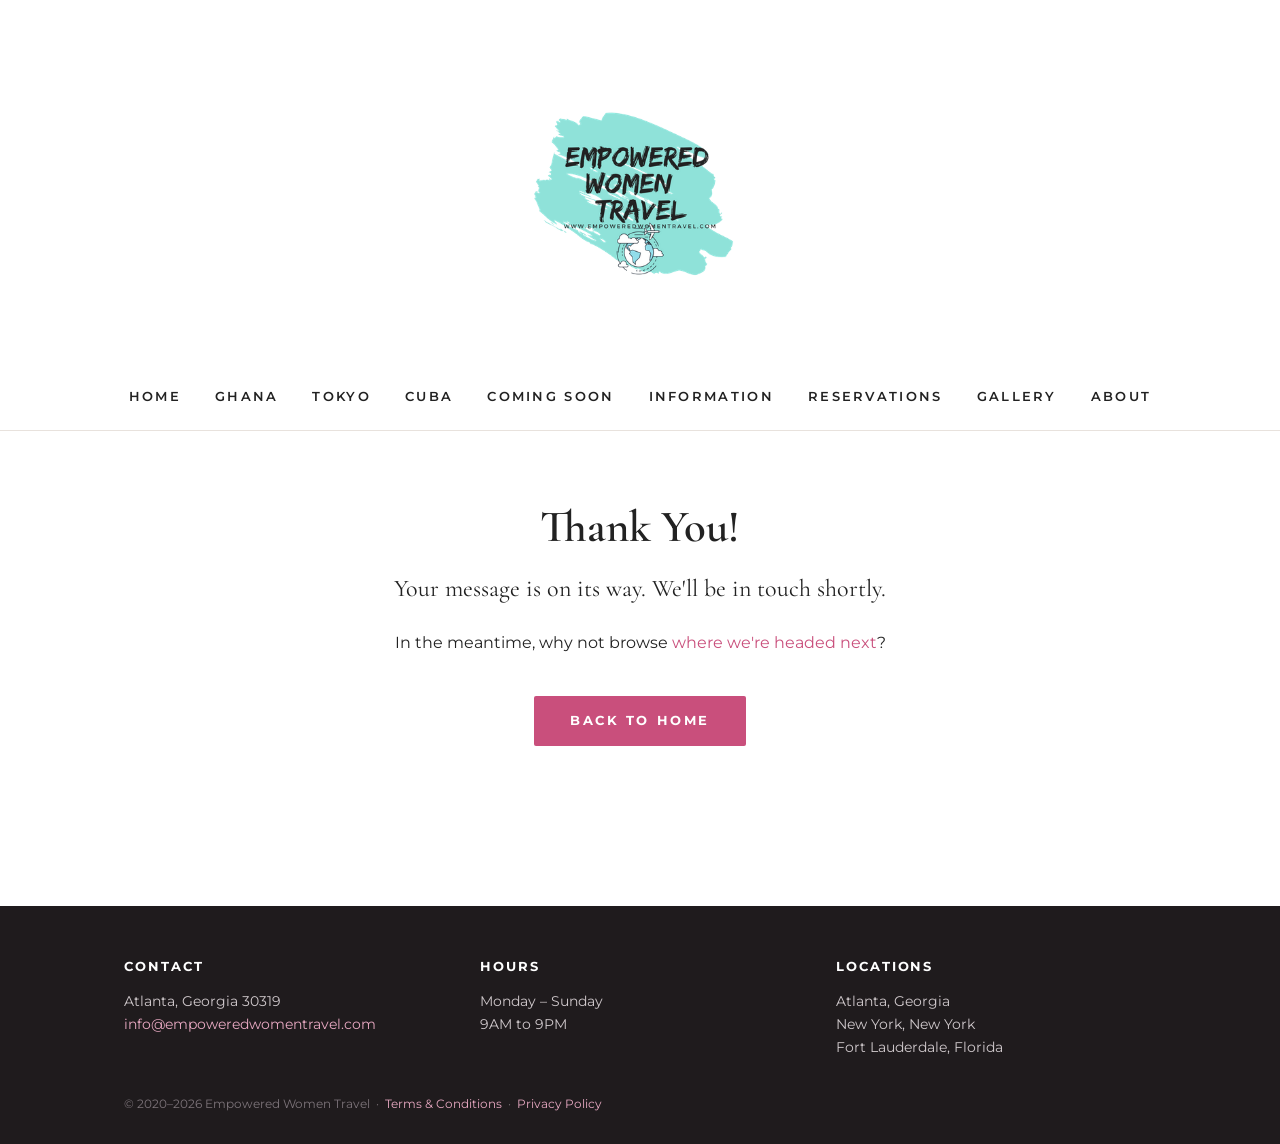
<file: thanks.html>
<!DOCTYPE html>
<html lang="en">
<head>
  <meta charset="UTF-8">
  <meta name="viewport" content="width=device-width, initial-scale=1.0">
  <title>Thank You | Empowered Women Travel</title>
  <meta name="description" content="Thank you — we received your message and will be in touch shortly.">
  <meta name="robots" content="noindex">
  <link rel="icon" type="image/png" href="https://empoweredwomentravel.com/images/logo.png">
  <link rel="preconnect" href="https://fonts.googleapis.com">
  <link href="https://fonts.googleapis.com/css2?family=Cormorant+Garamond:wght@500;600;700&family=Montserrat:wght@400;600;700&display=swap" rel="stylesheet">
  <link rel="stylesheet" href="css/style.css">
</head>
<body>

<header class="site-header">
  <div class="wrap">
    <a class="site-logo" href="index.html"><img src="images/logo.png" alt="Empowered Women Travel"></a>
    <nav class="site-nav">
      <ul>
        <li><a href="index.html">Home</a></li>
        <li><a href="ghana.html">Ghana</a></li>
        <li><a href="tokyo.html">Tokyo</a></li>
        <li><a href="itinerary.html">Cuba</a></li>
        <li><a href="destinations.html">Coming Soon</a></li>
        <li><a href="information.html">Information</a></li>
        <li><a href="reservations.html">Reservations</a></li>
        <li><a href="gallery.html">Gallery</a></li>
        <li><a href="about.html">About</a></li>
      </ul>
    </nav>
  </div>
</header>

<section class="band" style="text-align:center;min-height:45vh;">
  <div class="wrap prose">
    <h1>Thank You!</h1>
    <p style="font-family:'Cormorant Garamond',Georgia,serif;font-size:1.5rem;margin-top:14px;">Your message is on its way. We'll be in touch shortly.</p>
    <p style="margin-top:20px;">In the meantime, why not browse <a href="destinations.html">where we're headed next</a>?</p>
    <a class="btn" href="index.html">Back to Home</a>
  </div>
</section>

<footer class="site-footer">
  <div class="wrap">
    <div class="footer-cols">
      <div>
        <h4>Contact</h4>
        <p>Atlanta, Georgia 30319<br>
        <a href="mailto:info@empoweredwomentravel.com">info@empoweredwomentravel.com</a></p>
      </div>
      <div>
        <h4>Hours</h4>
        <p>Monday – Sunday<br>9AM to 9PM</p>
      </div>
      <div>
        <h4>Locations</h4>
        <p>Atlanta, Georgia<br>New York, New York<br>Fort Lauderdale, Florida</p>
      </div>
    </div>
    <p class="copyright">&copy; 2020&ndash;2026 Empowered Women Travel &nbsp;&middot;&nbsp; <a href="terms.html">Terms &amp; Conditions</a> &nbsp;&middot;&nbsp; <a href="privacy.html">Privacy Policy</a></p>
  </div>
</footer>

</body>
</html>
</file>
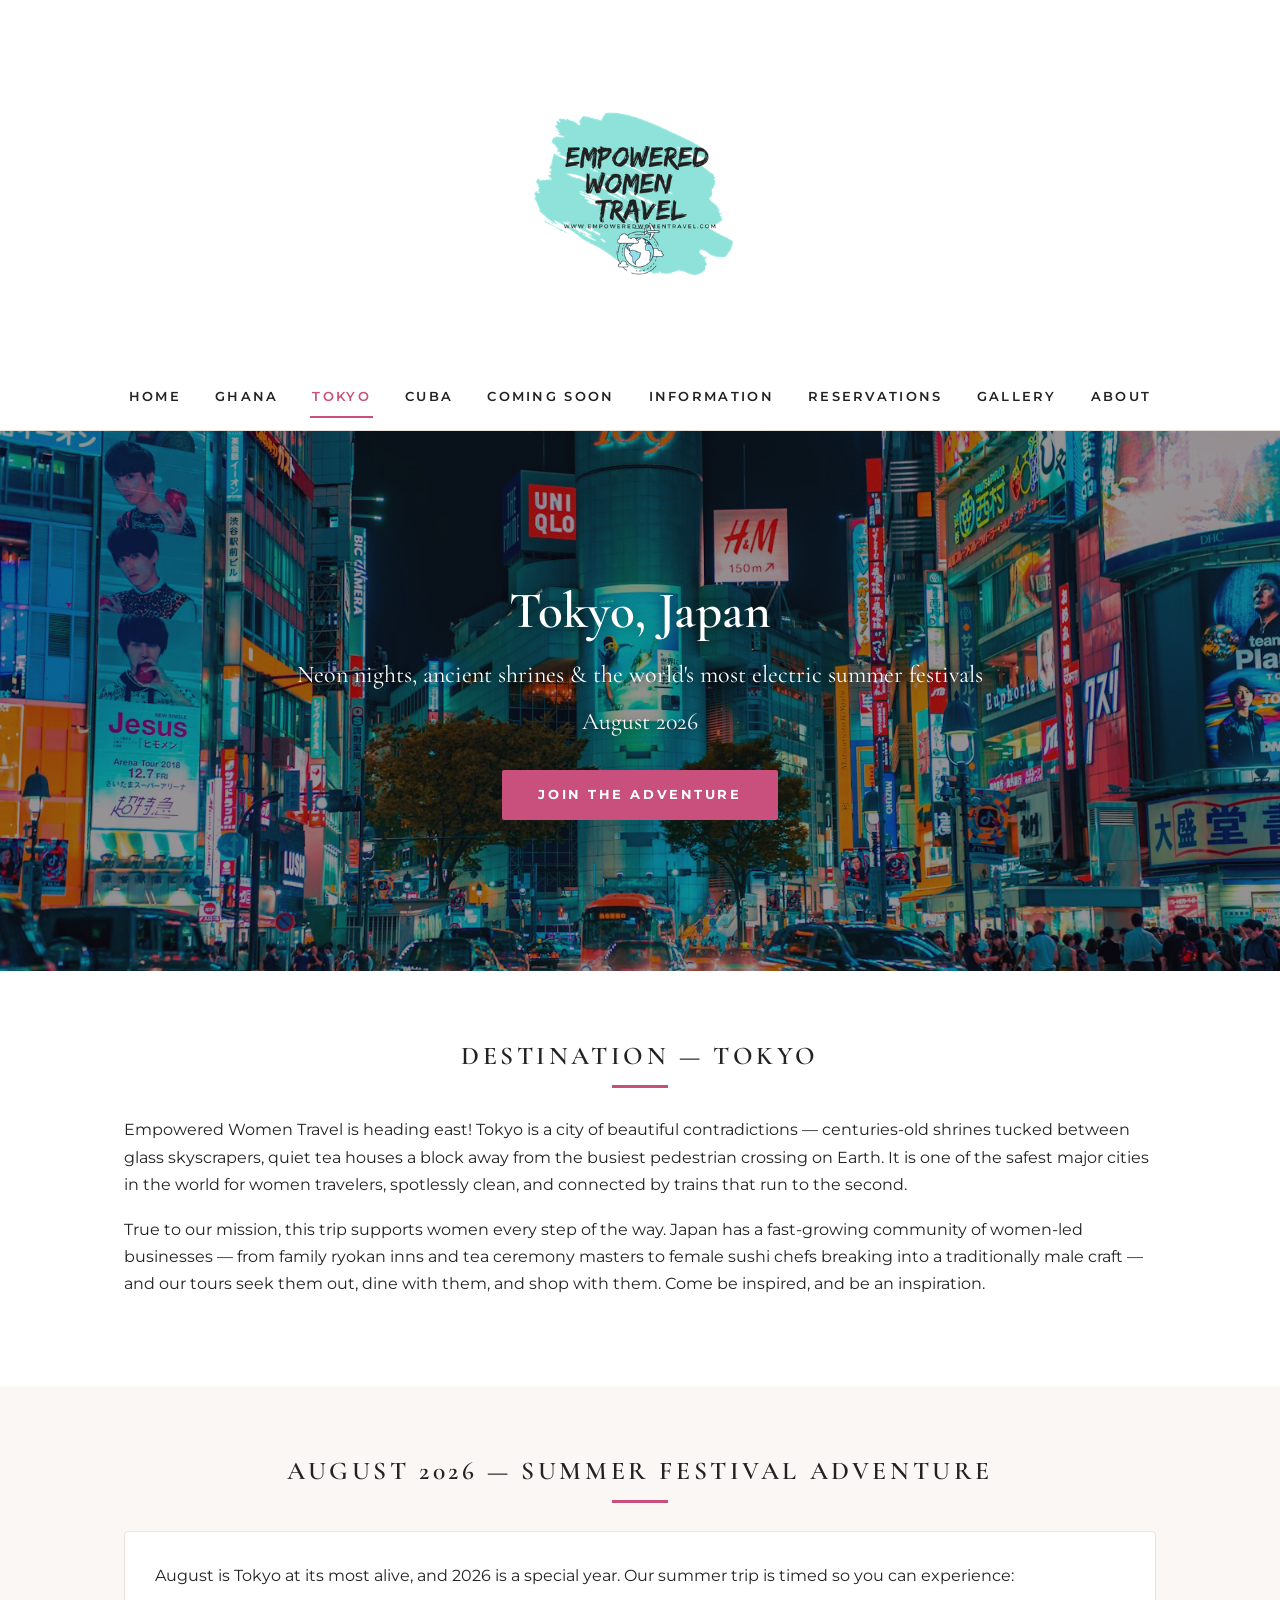
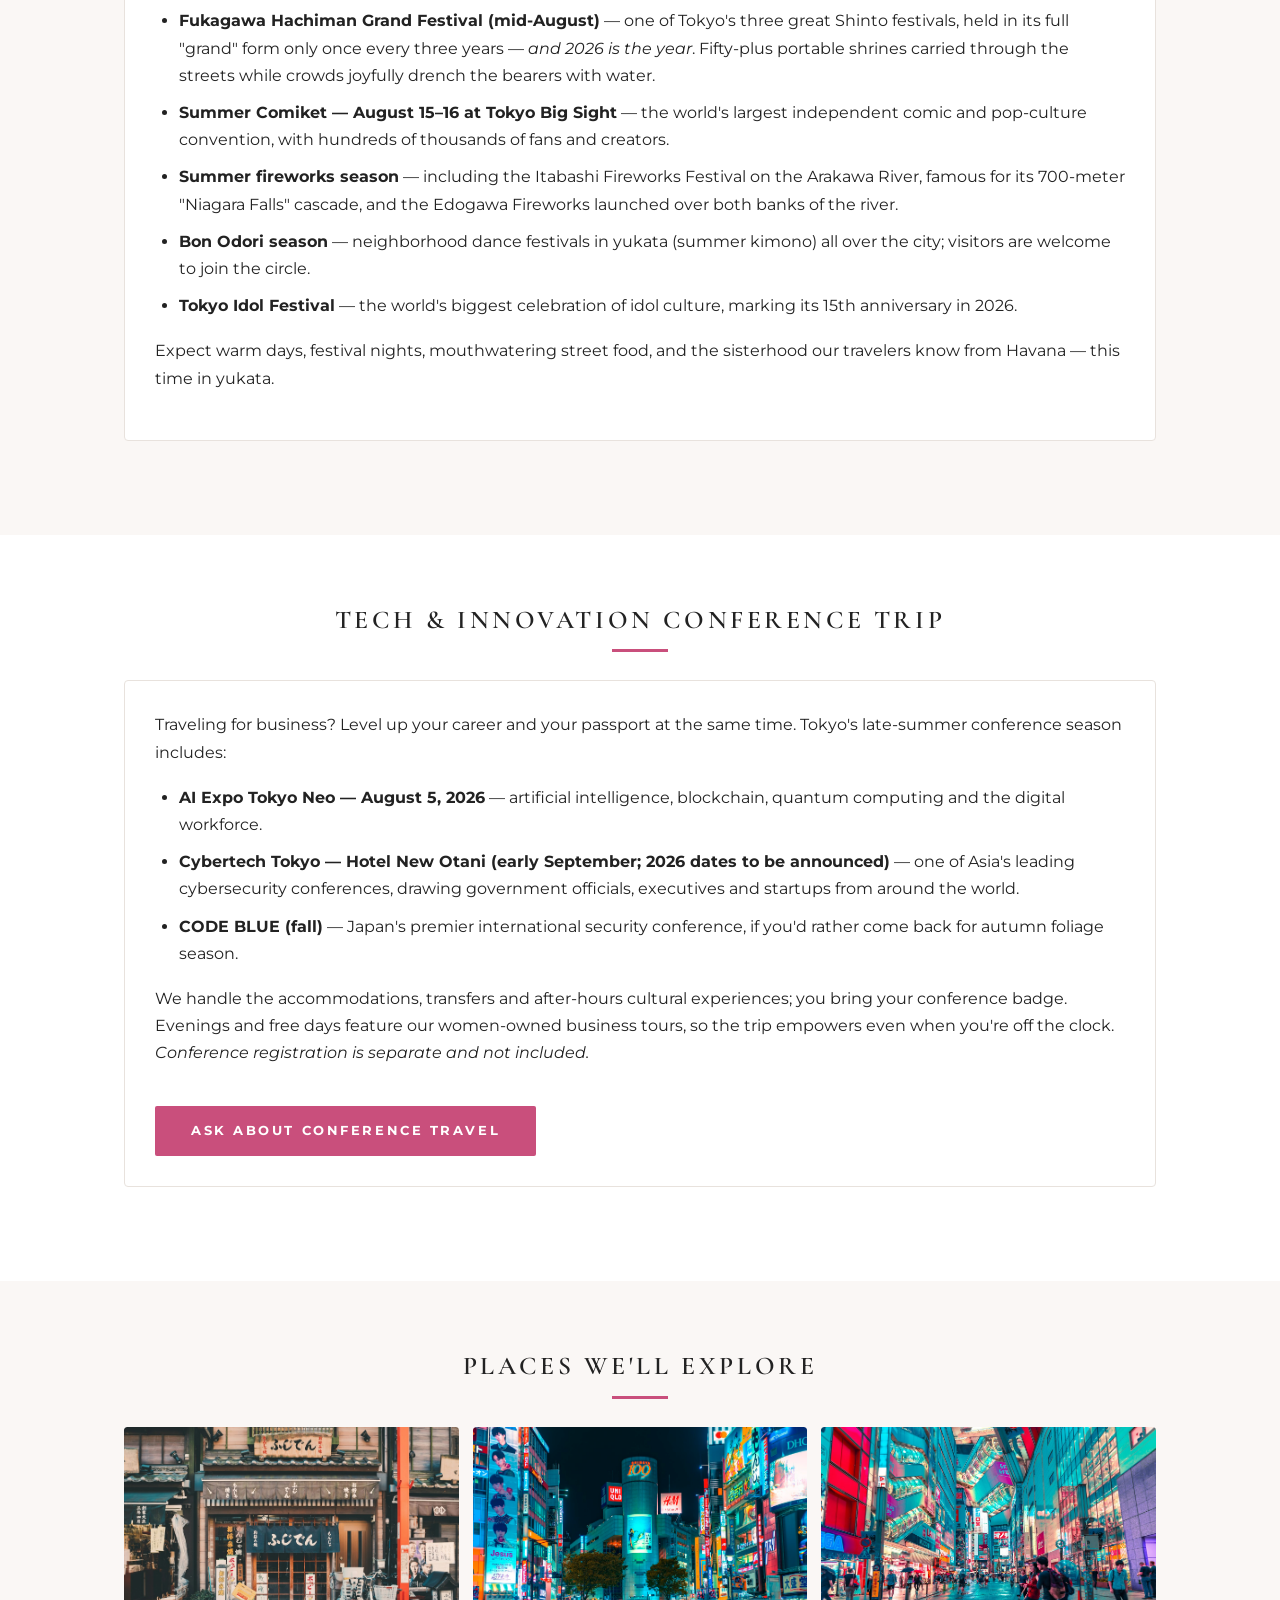
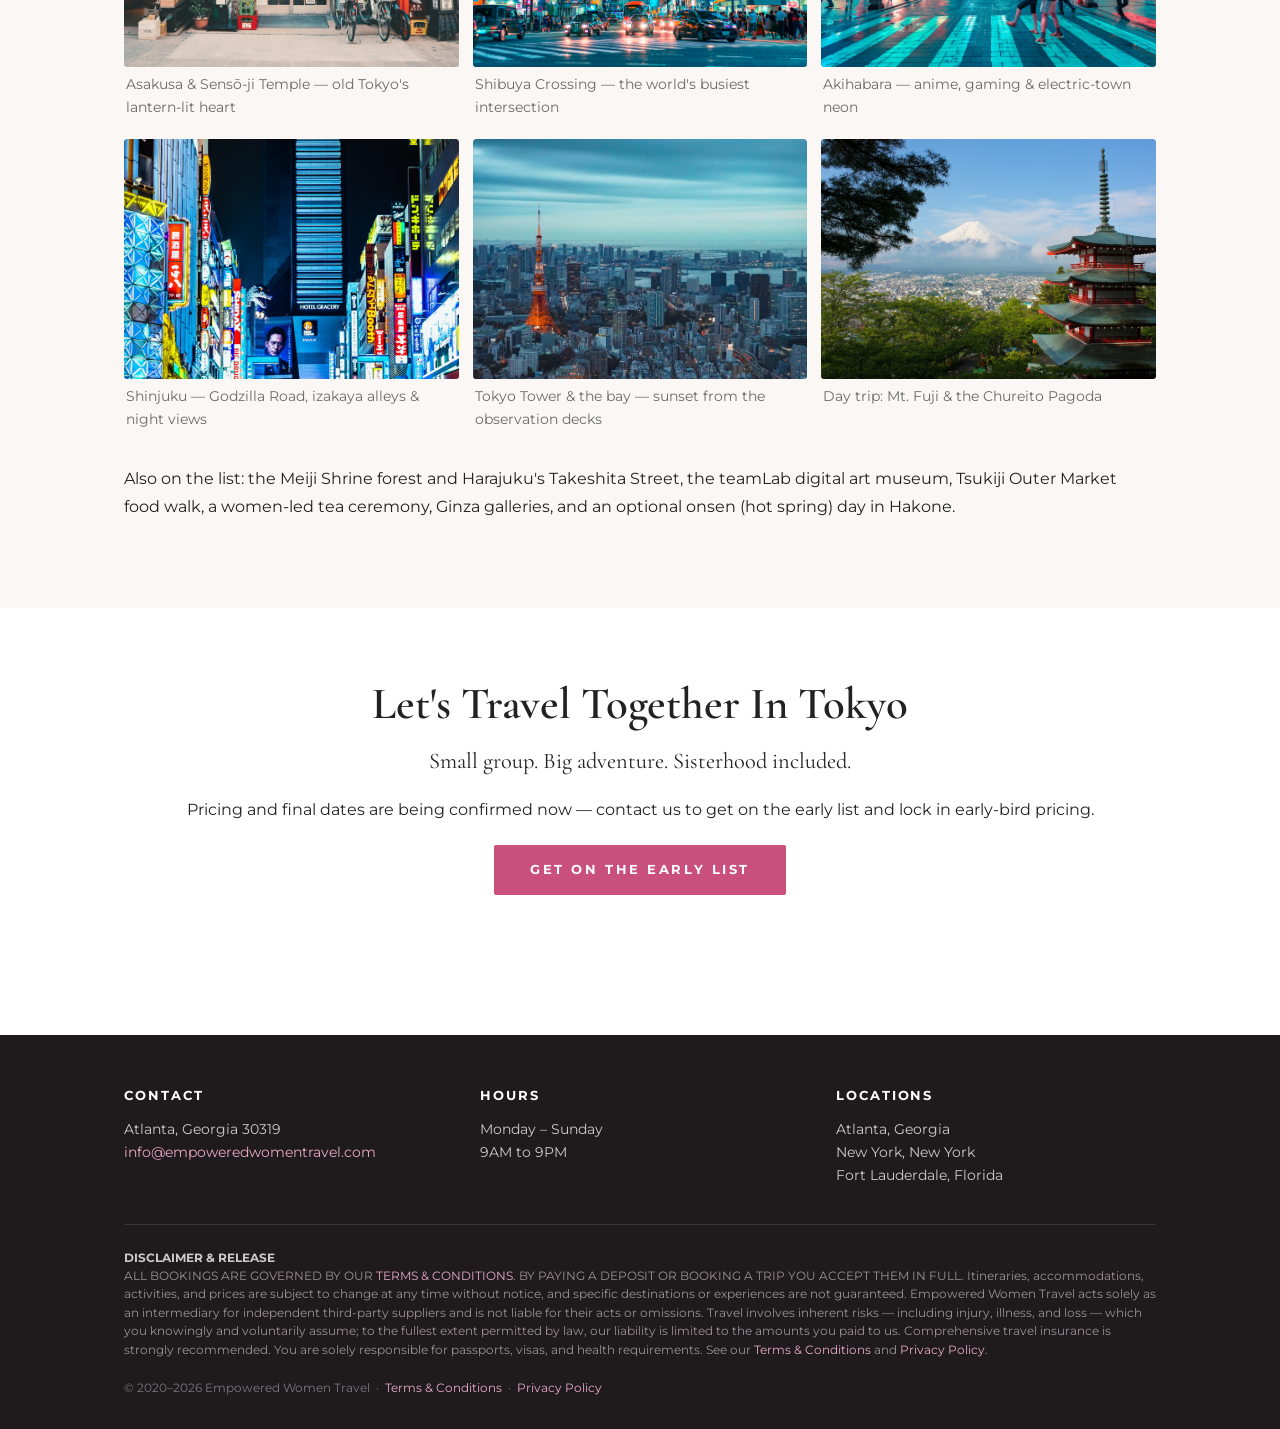
<file: tokyo.html>
<!DOCTYPE html>
<html lang="en">
<head>
  <meta charset="UTF-8">
  <meta name="viewport" content="width=device-width, initial-scale=1.0">
  <title>Tokyo Trip August 2026 — Festivals | Empowered Women Travel</title>
  <meta name="description" content="Tokyo in August 2026: summer festivals, Comiket, fireworks and women-owned business tours. Join the early list.">
  <link rel="canonical" href="https://empoweredwomentravel.com/tokyo.html">
  <link rel="icon" type="image/png" href="https://empoweredwomentravel.com/images/logo.png">
  <meta property="og:type" content="website">
  <meta property="og:site_name" content="Empowered Women Travel">
  <meta property="og:title" content="Tokyo Trip August 2026 — Festivals | Empowered Women Travel">
  <meta property="og:description" content="Tokyo in August 2026: summer festivals, Comiket, fireworks and women-owned business tours. Join the early list.">
  <meta property="og:url" content="https://empoweredwomentravel.com/tokyo.html">
  <meta property="og:image" content="https://empoweredwomentravel.com/images/og/og-tokyo.jpg">
  <meta property="og:image:width" content="1200">
  <meta property="og:image:height" content="630">
  <meta name="twitter:card" content="summary_large_image">
  <meta name="twitter:title" content="Tokyo Trip August 2026 — Festivals | Empowered Women Travel">
  <meta name="twitter:description" content="Tokyo in August 2026: summer festivals, Comiket, fireworks and women-owned business tours. Join the early list.">
  <meta name="twitter:image" content="https://empoweredwomentravel.com/images/og/og-tokyo.jpg">
  <link rel="preconnect" href="https://fonts.googleapis.com">
  <link href="https://fonts.googleapis.com/css2?family=Cormorant+Garamond:wght@500;600;700&family=Montserrat:wght@400;600;700&display=swap" rel="stylesheet">
  <link rel="stylesheet" href="css/style.css">
</head>
<body>

<header class="site-header">
  <div class="wrap">
    <a class="site-logo" href="index.html"><img src="images/logo.png" alt="Empowered Women Travel"></a>
    <nav class="site-nav">
      <ul>
        <li><a href="index.html">Home</a></li>
        <li><a href="ghana.html">Ghana</a></li>
        <li><a href="tokyo.html" class="active">Tokyo</a></li>
        <li><a href="itinerary.html">Cuba</a></li>
        <li><a href="destinations.html">Coming Soon</a></li>
        <li><a href="information.html">Information</a></li>
        <li><a href="reservations.html">Reservations</a></li>
        <li><a href="gallery.html">Gallery</a></li>
        <li><a href="about.html">About</a></li>
      </ul>
    </nav>
  </div>
</header>

<div class="hero" style="background-image:url('images/tokyo-shibuya.jpg');">
  <div class="hero-inner">
    <h1>Tokyo, Japan</h1>
    <p class="tagline">Neon nights, ancient shrines &amp; the world's most electric summer festivals</p>
    <p class="tagline">August 2026</p>
    <a class="btn" href="reservations.html?trip=tokyo#request">Join the Adventure</a>
  </div>
</div>

<section class="band">
  <div class="wrap prose">
    <h2 class="section-title">Destination — Tokyo</h2>
    <p>Empowered Women Travel is heading east! Tokyo is a city of beautiful contradictions — centuries-old shrines tucked between glass skyscrapers, quiet tea houses a block away from the busiest pedestrian crossing on Earth. It is one of the safest major cities in the world for women travelers, spotlessly clean, and connected by trains that run to the second.</p>
    <p>True to our mission, this trip supports women every step of the way. Japan has a fast-growing community of women-led businesses — from family ryokan inns and tea ceremony masters to female sushi chefs breaking into a traditionally male craft — and our tours seek them out, dine with them, and shop with them. Come be inspired, and be an inspiration.</p>
  </div>
</section>

<section class="band soft">
  <div class="wrap">
    <h2 class="section-title">August 2026 — Summer Festival Adventure</h2>
    <div class="card prose">
      <p>August is Tokyo at its most alive, and 2026 is a special year. Our summer trip is timed so you can experience:</p>
      <ul>
        <li><strong>Fukagawa Hachiman Grand Festival (mid-August)</strong> — one of Tokyo's three great Shinto festivals, held in its full "grand" form only once every three years — <em>and 2026 is the year</em>. Fifty-plus portable shrines carried through the streets while crowds joyfully drench the bearers with water.</li>
        <li><strong>Summer Comiket — August 15–16 at Tokyo Big Sight</strong> — the world's largest independent comic and pop-culture convention, with hundreds of thousands of fans and creators.</li>
        <li><strong>Summer fireworks season</strong> — including the Itabashi Fireworks Festival on the Arakawa River, famous for its 700-meter "Niagara Falls" cascade, and the Edogawa Fireworks launched over both banks of the river.</li>
        <li><strong>Bon Odori season</strong> — neighborhood dance festivals in yukata (summer kimono) all over the city; visitors are welcome to join the circle.</li>
        <li><strong>Tokyo Idol Festival</strong> — the world's biggest celebration of idol culture, marking its 15th anniversary in 2026.</li>
      </ul>
      <p>Expect warm days, festival nights, mouthwatering street food, and the sisterhood our travelers know from Havana — this time in yukata.</p>
    </div>
  </div>
</section>

<section class="band">
  <div class="wrap">
    <h2 class="section-title">Tech &amp; Innovation Conference Trip</h2>
    <div class="card prose">
      <p>Traveling for business? Level up your career and your passport at the same time. Tokyo's late-summer conference season includes:</p>
      <ul>
        <li><strong>AI Expo Tokyo Neo — August 5, 2026</strong> — artificial intelligence, blockchain, quantum computing and the digital workforce.</li>
        <li><strong>Cybertech Tokyo — Hotel New Otani (early September; 2026 dates to be announced)</strong> — one of Asia's leading cybersecurity conferences, drawing government officials, executives and startups from around the world.</li>
        <li><strong>CODE BLUE (fall)</strong> — Japan's premier international security conference, if you'd rather come back for autumn foliage season.</li>
      </ul>
      <p>We handle the accommodations, transfers and after-hours cultural experiences; you bring your conference badge. Evenings and free days feature our women-owned business tours, so the trip empowers even when you're off the clock. <em>Conference registration is separate and not included.</em></p>
      <a class="btn" href="reservations.html?trip=tokyo-conference#request">Ask About Conference Travel</a>
    </div>
  </div>
</section>

<section class="band soft">
  <div class="wrap">
    <h2 class="section-title">Places We'll Explore</h2>
    <div class="grid">
      <figure>
        <img src="images/tokyo-temple.jpg" alt="Traditional storefront in Asakusa">
        <figcaption>Asakusa &amp; Sensō-ji Temple — old Tokyo's lantern-lit heart</figcaption>
      </figure>
      <figure>
        <img src="images/tokyo-shibuya.jpg" alt="Shibuya at night">
        <figcaption>Shibuya Crossing — the world's busiest intersection</figcaption>
      </figure>
      <figure>
        <img src="images/tokyo-crossing.jpg" alt="Akihabara electric town">
        <figcaption>Akihabara — anime, gaming &amp; electric-town neon</figcaption>
      </figure>
      <figure>
        <img src="images/tokyo-street.jpg" alt="Shinjuku Kabukicho at night">
        <figcaption>Shinjuku — Godzilla Road, izakaya alleys &amp; night views</figcaption>
      </figure>
      <figure>
        <img src="images/tokyo-night.jpg" alt="Tokyo Tower and skyline at dusk">
        <figcaption>Tokyo Tower &amp; the bay — sunset from the observation decks</figcaption>
      </figure>
      <figure>
        <img src="images/tokyo-fuji.jpg" alt="Chureito Pagoda with Mount Fuji">
        <figcaption>Day trip: Mt. Fuji &amp; the Chureito Pagoda</figcaption>
      </figure>
    </div>
    <div class="prose" style="margin-top:28px;">
      <p>Also on the list: the Meiji Shrine forest and Harajuku's Takeshita Street, the teamLab digital art museum, Tsukiji Outer Market food walk, a women-led tea ceremony, Ginza galleries, and an optional onsen (hot spring) day in Hakone.</p>
    </div>
  </div>
</section>

<section class="band" style="text-align:center;">
  <div class="wrap">
    <h1 style="text-transform:capitalize;">Let's Travel Together in Tokyo</h1>
    <p style="font-family:'Cormorant Garamond',Georgia,serif;font-size:1.4rem;margin-top:10px;">Small group. Big adventure. Sisterhood included.</p>
    <p class="prose" style="margin-top:16px;">Pricing and final dates are being confirmed now — contact us to get on the early list and lock in early-bird pricing.</p>
    <a class="btn" href="reservations.html?trip=tokyo#request">Get On the Early List</a>
      </div>
</section>

<footer class="site-footer">
  <div class="wrap">
    <div class="footer-cols">
      <div>
        <h4>Contact</h4>
        <p>Atlanta, Georgia 30319<br>
        <a href="mailto:info@empoweredwomentravel.com">info@empoweredwomentravel.com</a></p>
      </div>
      <div>
        <h4>Hours</h4>
        <p>Monday – Sunday<br>9AM to 9PM</p>
      </div>
      <div>
        <h4>Locations</h4>
        <p>Atlanta, Georgia<br>New York, New York<br>Fort Lauderdale, Florida</p>
      </div>
    </div>
    <div class="disclaimer">
      <p><strong>DISCLAIMER &amp; RELEASE</strong></p>
      <p>ALL BOOKINGS ARE GOVERNED BY OUR <a href="terms.html">TERMS &amp; CONDITIONS</a>. BY PAYING A DEPOSIT OR BOOKING A TRIP YOU ACCEPT THEM IN FULL. Itineraries, accommodations, activities, and prices are subject to change at any time without notice, and specific destinations or experiences are not guaranteed. Empowered Women Travel acts solely as an intermediary for independent third-party suppliers and is not liable for their acts or omissions. Travel involves inherent risks &mdash; including injury, illness, and loss &mdash; which you knowingly and voluntarily assume; to the fullest extent permitted by law, our liability is limited to the amounts you paid to us. Comprehensive travel insurance is strongly recommended. You are solely responsible for passports, visas, and health requirements. See our <a href="terms.html">Terms &amp; Conditions</a> and <a href="privacy.html">Privacy Policy</a>.</p>
    </div>
    <p class="copyright">&copy; 2020&ndash;2026 Empowered Women Travel &nbsp;&middot;&nbsp; <a href="terms.html">Terms &amp; Conditions</a> &nbsp;&middot;&nbsp; <a href="privacy.html">Privacy Policy</a></p>
  </div>
</footer>

</body>
</html>
</file>
<file: css/style.css>
/* Empowered Women Travel — recreated from the original Squarespace site */

:root {
  --ink: #222222;
  --muted: #6b6b6b;
  --accent: #c94f7c;
  --accent-dark: #a33861;
  --bg: #ffffff;
  --bg-soft: #faf7f5;
  --rule: #e8e2dd;
}

* { margin: 0; padding: 0; box-sizing: border-box; }

body {
  font-family: 'Montserrat', 'Helvetica Neue', Arial, sans-serif;
  color: var(--ink);
  background: var(--bg);
  line-height: 1.7;
  font-size: 16px;
}

h1, h2, h3 {
  font-family: 'Cormorant Garamond', Georgia, serif;
  font-weight: 600;
  line-height: 1.2;
}

h1 { font-size: 2.8rem; }
h2 { font-size: 2.1rem; }
h3 { font-size: 1.5rem; }

img { max-width: 100%; display: block; }

a { color: var(--accent); text-decoration: none; }
a:hover { color: var(--accent-dark); }

.wrap { max-width: 1080px; margin: 0 auto; padding: 0 24px; }

/* Header */
header.site-header {
  padding: 24px 0 12px;
  text-align: center;
  border-bottom: 1px solid var(--rule);
}

.site-logo img {
  max-width: 340px;
  margin: 0 auto 14px;
}

nav.site-nav ul {
  list-style: none;
  display: flex;
  flex-wrap: wrap;
  justify-content: center;
  gap: 8px 30px;
}

nav.site-nav a {
  color: var(--ink);
  font-size: 0.8rem;
  font-weight: 600;
  letter-spacing: 0.18em;
  text-transform: uppercase;
  padding: 8px 2px;
  display: inline-block;
  border-bottom: 2px solid transparent;
}

nav.site-nav a:hover,
nav.site-nav a.active {
  color: var(--accent);
  border-bottom-color: var(--accent);
}

/* Hero */
.hero {
  position: relative;
  min-height: 60vh;
  display: flex;
  align-items: center;
  justify-content: center;
  text-align: center;
  color: #fff;
  background-size: cover;
  background-position: center;
}

.hero::after {
  content: "";
  position: absolute;
  inset: 0;
  background: rgba(20, 15, 20, 0.45);
}

.hero .hero-inner {
  position: relative;
  z-index: 1;
  padding: 80px 24px;
  max-width: 820px;
}

.hero h1 {
  font-size: 3.2rem;
  margin-bottom: 12px;
  text-shadow: 0 2px 12px rgba(0,0,0,0.4);
}

.hero p.tagline {
  font-family: 'Cormorant Garamond', Georgia, serif;
  font-size: 1.5rem;
  margin: 6px 0;
  text-shadow: 0 1px 8px rgba(0,0,0,0.4);
}

/* Buttons */
.btn {
  display: inline-block;
  margin-top: 22px;
  padding: 14px 36px;
  background: var(--accent);
  color: #fff;
  font-size: 0.8rem;
  font-weight: 700;
  letter-spacing: 0.2em;
  text-transform: uppercase;
  border-radius: 2px;
  transition: background 0.2s ease;
}

.btn:hover { background: var(--accent-dark); color: #fff; }

.btn.ghost {
  background: transparent;
  border: 2px solid #fff;
}

.btn.ghost:hover { background: rgba(255,255,255,0.15); }

/* Sections */
section.band { padding: 70px 0; }
section.band.soft { background: var(--bg-soft); }

.section-title {
  text-align: center;
  text-transform: uppercase;
  letter-spacing: 0.14em;
  font-size: 1.6rem;
  margin-bottom: 28px;
}

.section-title::after {
  content: "";
  display: block;
  width: 56px;
  height: 3px;
  background: var(--accent);
  margin: 14px auto 0;
}

.prose p { margin-bottom: 18px; }
.prose ul { margin: 0 0 18px 24px; }
.prose li { margin-bottom: 10px; }

/* Two-column split */
.split {
  display: grid;
  grid-template-columns: 1fr 1fr;
  gap: 44px;
  align-items: center;
}

@media (max-width: 760px) {
  .split { grid-template-columns: 1fr; }
  .hero h1 { font-size: 2.3rem; }
}

/* Photo grids */
.grid {
  display: grid;
  grid-template-columns: repeat(auto-fill, minmax(260px, 1fr));
  gap: 14px;
}

.grid img {
  width: 100%;
  height: 240px;
  object-fit: cover;
  border-radius: 3px;
}

.grid figure { position: relative; overflow: hidden; border-radius: 3px; }
.grid figcaption {
  font-size: 0.85rem;
  color: var(--muted);
  padding: 6px 2px;
}

/* Cards (itinerary destinations, reservations) */
.card {
  background: #fff;
  border: 1px solid var(--rule);
  border-radius: 4px;
  padding: 30px;
  margin-bottom: 24px;
}

.card h3 { margin-bottom: 10px; color: var(--accent-dark); }

.price-table {
  width: 100%;
  border-collapse: collapse;
  margin: 18px 0;
}

.price-table td {
  padding: 12px 10px;
  border-bottom: 1px solid var(--rule);
}

.price-table td:last-child { text-align: right; font-weight: 600; }

.includes-list {
  list-style: none;
}

.includes-list li {
  padding: 9px 0 9px 28px;
  border-bottom: 1px dotted var(--rule);
  position: relative;
}

.includes-list li::before {
  content: "\2713";
  position: absolute;
  left: 2px;
  color: var(--accent);
  font-weight: 700;
}

/* Destination cards (Coming Soon page) */
.dest-grid {
  display: grid;
  grid-template-columns: repeat(auto-fill, minmax(300px, 1fr));
  gap: 24px;
}

.dest-card {
  background: #fff;
  border: 1px solid var(--rule);
  border-radius: 6px;
  overflow: hidden;
  display: flex;
  flex-direction: column;
}

.dest-card img {
  width: 100%;
  height: 210px;
  object-fit: cover;
}

.dest-card .dest-body {
  padding: 20px 22px 24px;
  display: flex;
  flex-direction: column;
  flex: 1;
}

.dest-card h3 { margin-bottom: 8px; color: var(--accent-dark); }

.dest-card p { font-size: 0.92rem; color: #444; flex: 1; }

.dest-card .btn {
  margin-top: 16px;
  align-self: flex-start;
  padding: 10px 22px;
  font-size: 0.72rem;
}

.badge {
  display: inline-block;
  background: var(--accent);
  color: #fff;
  font-size: 0.65rem;
  font-weight: 700;
  letter-spacing: 0.15em;
  text-transform: uppercase;
  padding: 4px 10px;
  border-radius: 2px;
  margin-bottom: 10px;
  align-self: flex-start;
}

/* Forms */
.ewt-form {
  max-width: 640px;
  margin: 0 auto;
}

.ewt-form label {
  display: block;
  font-size: 0.78rem;
  font-weight: 700;
  letter-spacing: 0.1em;
  text-transform: uppercase;
  margin: 18px 0 6px;
}

.ewt-form input[type="text"],
.ewt-form input[type="email"],
.ewt-form select,
.ewt-form textarea {
  width: 100%;
  padding: 13px 14px;
  font: inherit;
  color: var(--ink);
  background: #fff;
  border: 1px solid #d9d0c9;
  border-radius: 3px;
}

.ewt-form input:focus,
.ewt-form select:focus,
.ewt-form textarea:focus {
  outline: none;
  border-color: var(--accent);
  box-shadow: 0 0 0 3px rgba(201, 79, 124, 0.15);
}

.ewt-form textarea { min-height: 140px; resize: vertical; }

.ewt-form button.btn {
  border: none;
  cursor: pointer;
  margin-top: 24px;
  font-family: inherit;
}

.form-note { font-size: 0.8rem; color: var(--muted); margin-top: 12px; }

/* FAQ */
.faq dt {
  font-weight: 700;
  text-transform: uppercase;
  letter-spacing: 0.06em;
  font-size: 0.9rem;
  margin-top: 26px;
}

.faq dd { margin-top: 8px; color: #444; }

/* Footer */
footer.site-footer {
  margin-top: 70px;
  padding: 50px 0 30px;
  background: #1f1b1d;
  color: #cfc8cb;
  font-size: 0.85rem;
}

footer.site-footer h4 {
  color: #fff;
  text-transform: uppercase;
  letter-spacing: 0.15em;
  font-size: 0.8rem;
  margin-bottom: 12px;
}

.footer-cols {
  display: grid;
  grid-template-columns: repeat(auto-fit, minmax(220px, 1fr));
  gap: 36px;
  margin-bottom: 36px;
}

footer.site-footer a { color: #e8a9c2; }

.disclaimer {
  border-top: 1px solid #3a3336;
  padding-top: 24px;
  font-size: 0.72rem;
  line-height: 1.6;
  color: #9a9095;
}

.disclaimer strong { color: #cfc8cb; }

.copyright { margin-top: 20px; font-size: 0.72rem; color: #7d747a; }
</file>
